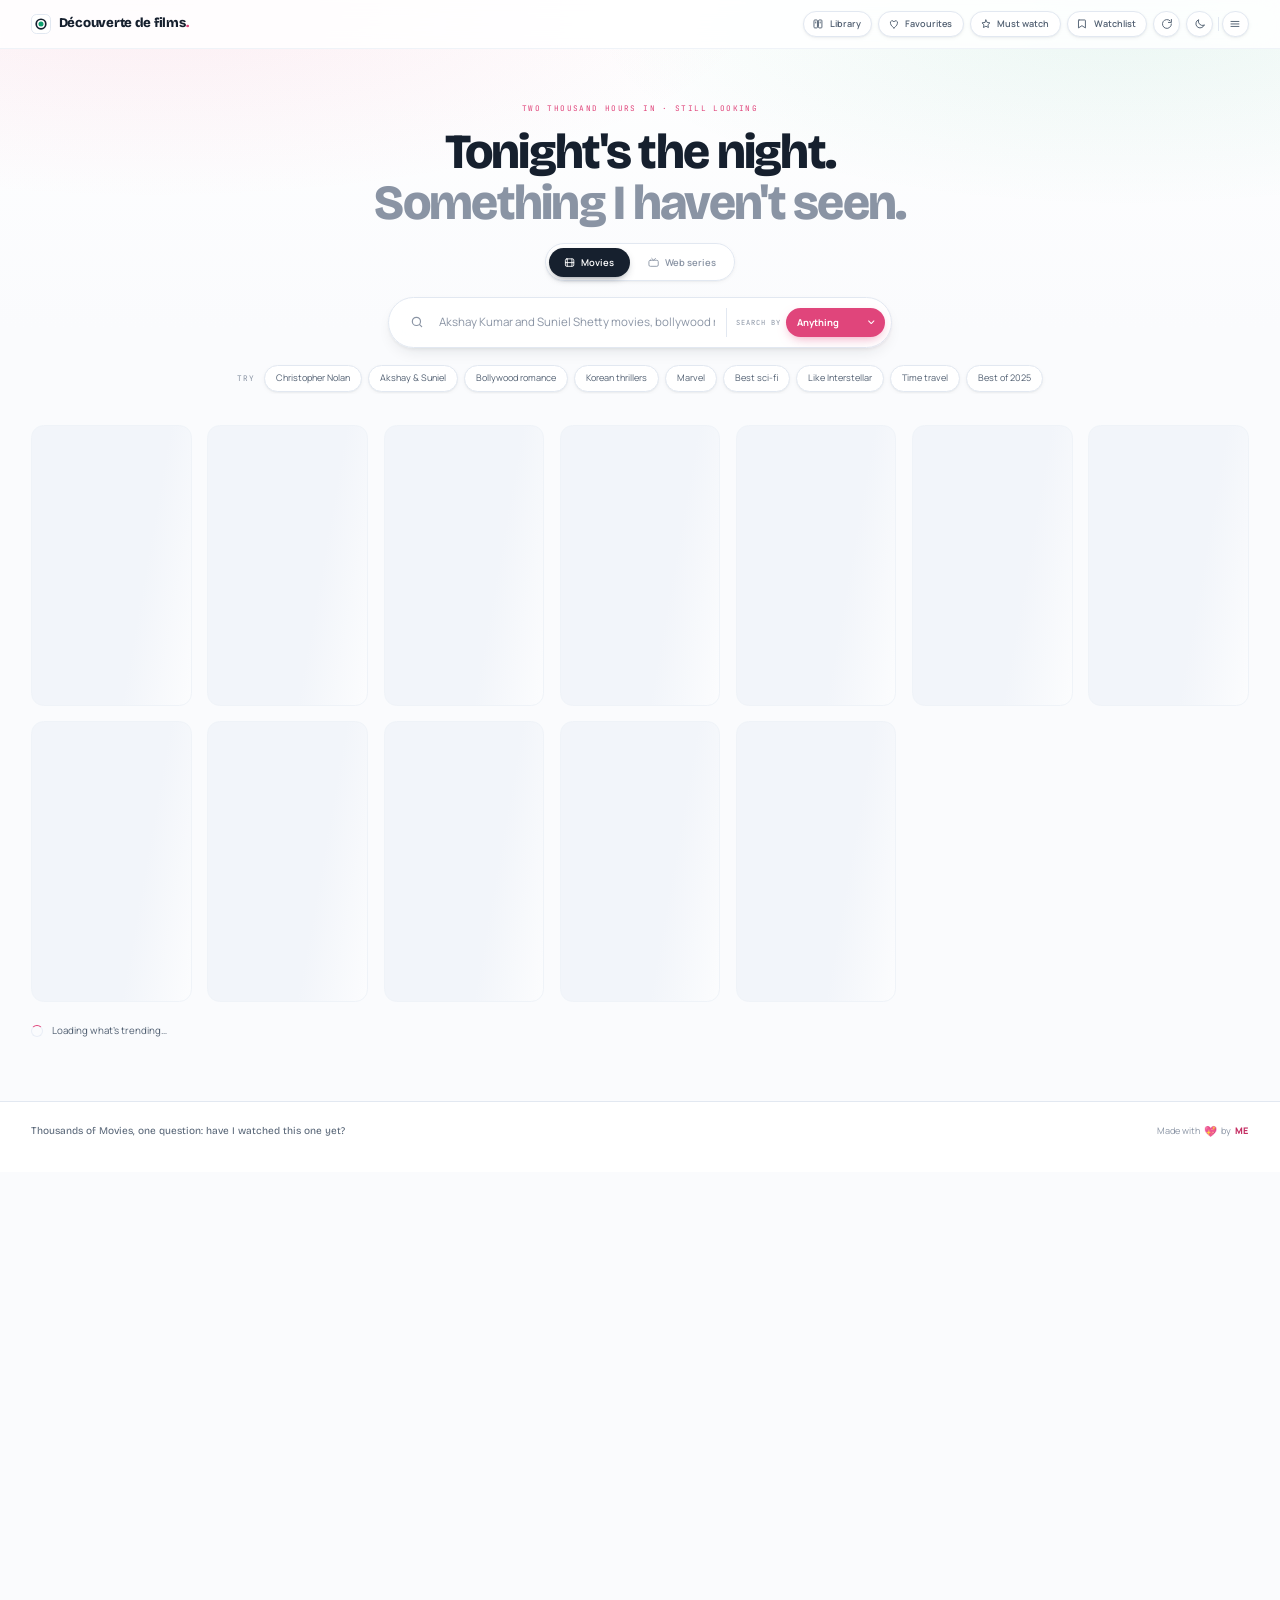
<file: Movie-Discovery/index.html>
<!DOCTYPE html>
<html lang="en">
<head>
  <meta charset="UTF-8">
  <!-- viewport-fit=cover lets env(safe-area-inset-*) report real values, so the header and drawer stay clear of a notch. -->
  <meta name="viewport" content="width=device-width, initial-scale=1, viewport-fit=cover">
  <title>SidCinema</title>
  <meta name="description" content="Search movies and web series, and instantly see which ones I have already watched.">
  <meta name="theme-color" content="#fafbfd" id="themeColor">

  <script>
    // Runs before the stylesheet paints, so a dark session never flashes white.
    (function () {
      var saved = null;
      try { saved = localStorage.getItem("sidcinema-theme"); } catch (e) {}
      var dark = saved ? saved === "dark" : window.matchMedia("(prefers-color-scheme: dark)").matches;
      document.documentElement.dataset.theme = dark ? "dark" : "light";
      document.documentElement.dataset.bsTheme = dark ? "dark" : "light";
    })();
  </script>

  <link rel="icon" type="image/png" href="https://e1.pngegg.com/pngimages/974/699/png-clipart-movies-and-popcorn-folder-icon-movies-thumbnail.png">

  <link rel="preconnect" href="https://fonts.googleapis.com">
  <link rel="preconnect" href="https://fonts.gstatic.com" crossorigin>
  <link rel="preconnect" href="https://api.themoviedb.org">
  <link rel="preconnect" href="https://image.tmdb.org">

  <link href="https://cdn.jsdelivr.net/npm/bootstrap@5.3.3/dist/css/bootstrap.min.css" rel="stylesheet">
  <link href="https://fonts.googleapis.com/css2?family=Bricolage+Grotesque:opsz,wght@12..96,600;12..96,800&family=JetBrains+Mono:wght@400;500;700&family=Manrope:wght@400;500;600;700&display=swap" rel="stylesheet">
  <link rel="stylesheet" href="css/style.css">

  <link rel="modulepreload" href="js/pages/search.js">
  <link rel="modulepreload" href="js/config.js">
</head>

<body>
  <div class="wash" aria-hidden="true"></div>

  <header class="topbar">
    <div class="wrap topbar__inner">
      <a class="wordmark" href="index.html"
         title="D&eacute;couverte de films &mdash; French for &ldquo;Movie Discovery&rdquo;">
        <img class="wordmark__mark" src="assets/images/favicon.svg" alt="" aria-hidden="true" width="28" height="28">
        <span class="wordmark__text"><span class="wordmark__long">D&eacute;couverte de films</span><span class="wordmark__brief">D&eacute;couverte</span><span class="wordmark__dot">.</span></span>
        <span class="wordmark__gloss" aria-hidden="true">French for "Movie Discovery"</span>
      </a>

      <!-- Built by js/ui/nav.js from one list, so adding a destination is a change in a single file. -->
      <div class="topbar__tools" id="navTools"></div>
    </div>
  </header>

  <section class="hero">
    <div class="wrap hero__inner">
      <p class="hero__eyebrow">Two thousand hours in &middot; still looking</p>
      <h1 class="hero__title">Tonight's the night.<br><em>Something I haven't seen.</em></h1>

      <div class="modeswitch" role="group" aria-label="Choose what to search">
        <button type="button" class="modeswitch__btn is-active" data-media="movie">
          <svg viewBox="0 0 24 24" aria-hidden="true">
            <rect x="3" y="4" width="18" height="16" rx="3"/><path d="M7 4v16M17 4v16M3 12h18"/>
          </svg>
          Movies
        </button>
        <button type="button" class="modeswitch__btn" data-media="tv">
          <svg viewBox="0 0 24 24" aria-hidden="true">
            <rect x="2" y="7" width="20" height="13" rx="3"/><path d="m8 3 4 4 4-4"/>
          </svg>
          Web series
        </button>
      </div>

      <!-- One bar, one row. The dropdown says what the phrase IS, which is the other half of choosing a TMDB endpoint; options come from js/search/scope.js. -->
      <form class="searchbox" id="searchForm" autocomplete="off" role="search">
        <label class="visually-hidden" for="searchInput">Search</label>

        <button class="searchbox__go" type="submit" aria-label="Search">
          <svg viewBox="0 0 24 24" aria-hidden="true"><circle cx="11" cy="11" r="7"/><path d="m20 20-3.5-3.5"/></svg>
        </button>

        <input class="searchbox__input" id="searchInput" type="search"
               placeholder="Akshay Kumar movies, bollywood romantic movies&hellip;"
               maxlength="160" aria-describedby="searchHint"
               role="combobox" aria-expanded="false" aria-controls="peopleList"
               aria-autocomplete="list" autocapitalize="off" spellcheck="false">

        <button class="searchbox__clear" id="searchClear" type="button" hidden aria-label="Clear search">
          <svg viewBox="0 0 24 24" aria-hidden="true"><path d="M18 6 6 18M6 6l12 12"/></svg>
        </button>

        <div class="scopepick">
          <label class="scopepick__label" for="scopeSelect">Search by</label>
          <select class="scopepick__select" id="scopeSelect"></select>
          <svg class="scopepick__caret" viewBox="0 0 24 24" aria-hidden="true"><path d="m6 9 6 6 6-6"/></svg>
        </div>

        <!-- Name suggestions from my own people sheet, shown only under the Person scope - the only local list the app holds. -->
        <div class="acbox" id="peopleBox" hidden>
          <ul class="acbox__list" id="peopleList" role="listbox" aria-label="Matching people"></ul>
        </div>
      </form>

      <div class="suggestions" aria-label="Example searches">
        <div class="suggestions__row" id="suggestions">
          <span class="suggestions__label" id="searchHint">Try</span>
        </div>
      </div>
    </div>
  </section>

  <main class="wrap results" id="results">
    <div class="toolbar" id="toolbar" hidden>
      <div class="toolbar__head">
        <div>
          <!-- Above the headline on purpose: an explanation printed under the thing it explains has already been read too late. -->
          <p class="toolbar__fixed" id="resultsCorrected" hidden></p>
          <h2 class="toolbar__title" id="resultsHeadline">Trending this week</h2>
        </div>

        <div class="coverage" id="coverage" hidden>
          <div class="coverage__numbers">
            <span class="coverage__seen" id="coverageSeen">0</span>
            <span class="coverage__of">of</span>
            <span class="coverage__total" id="coverageTotal">0</span>
            <span class="coverage__word">seen</span>
          </div>
          <div class="coverage__track" role="img" aria-label="Share of these results I have watched">
            <div class="coverage__fill" id="coverageFill" style="width:0%"></div>
          </div>
        </div>
      </div>

      <div class="activefilters" id="activeFilters" hidden></div>

      <div class="toolbar__controls">
        <div class="segmented" role="group" aria-label="Filter by watch status">
          <button type="button" class="segmented__btn is-active" data-filter="all">All</button>
          <button type="button" class="segmented__btn" data-filter="watched">Watched</button>
          <button type="button" class="segmented__btn" data-filter="unwatched">Unwatched</button>
        </div>

        <label class="sortfield">
          <span>Sort</span>
          <select id="sortSelect" aria-label="Sort results">
            <option value="relevance">Relevance</option>
            <option value="rating">Rating</option>
            <option value="newest">Newest</option>
            <option value="oldest">Oldest</option>
            <option value="alpha">A &ndash; Z</option>
          </select>
        </label>
      </div>
    </div>

    <div class="grid" id="skeletonGrid" hidden aria-hidden="true">
      <div class="skeleton"></div><div class="skeleton"></div><div class="skeleton"></div>
      <div class="skeleton"></div><div class="skeleton"></div><div class="skeleton"></div>
      <div class="skeleton"></div><div class="skeleton"></div><div class="skeleton"></div>
      <div class="skeleton"></div><div class="skeleton"></div><div class="skeleton"></div>
    </div>

    <div class="loading-line" id="loadingLine" hidden>
      <span class="spinner" aria-hidden="true"></span>
      <span id="loadingText">Reading the search&hellip;</span>
    </div>

    <div class="sections" id="resultSections" aria-live="polite"></div>

    <div class="loadmore" id="loadMoreRow" hidden>
      <button type="button" class="btn-ghost" id="loadMoreBtn">Load more</button>
    </div>

    <div class="state" id="stateBox" hidden>
      <div class="state__icon" id="stateIcon" aria-hidden="true"></div>
      <h3 class="state__title" id="stateTitle"></h3>
      <p class="state__text" id="stateText"></p>
      <button class="btn-ghost" id="stateAction" type="button" hidden></button>
    </div>
  </main>

  <footer class="footer">
    <div class="wrap footer__inner">
      <p class="footer__line">Thousands of Movies, one question: have I watched this one yet?</p>
      <p class="footer__made">Made with <span class="footer__heart">&#128150;</span> by <button type="button" class="footer__me" data-portrait-open aria-haspopup="dialog">ME</button></p>
    </div>
  </footer>

  <div class="scrim" id="scrim" hidden></div>

  <aside class="panel" id="filterPanel" hidden aria-label="Browse the catalogue">
    <div class="panel__head">
      <div>
        <p class="panel__eyebrow">Browse</p>
        <h2 class="panel__title">The whole catalogue</h2>
      </div>
      <button type="button" class="panel__close" id="panelClose" aria-label="Close">
        <svg viewBox="0 0 24 24" aria-hidden="true"><path d="M18 6 6 18M6 6l12 12"/></svg>
      </button>
    </div>

    <p class="panel__hint">Every title on TMDB, narrowed by what you pick. Nothing to type.</p>

    <div class="panel__body" id="panelFields"></div>

    <div class="panel__foot">
      <button type="button" class="panel__clear" id="panelClear" hidden>Clear all</button>
      <button type="button" class="panel__apply" id="panelApply">Show results</button>
    </div>
  </aside>

  <div class="modal fade" id="detailModal" tabindex="-1" aria-labelledby="modalTitle" aria-hidden="true">
    <div class="modal-dialog modal-dialog-centered modal-xl modal-dialog-scrollable">
      <div class="modal-content detail">
        <button type="button" class="detail__close" data-bs-dismiss="modal" aria-label="Close">
          <svg viewBox="0 0 24 24" aria-hidden="true"><path d="M18 6 6 18M6 6l12 12"/></svg>
        </button>
        <div class="detail__body" id="detailBody"></div>
      </div>
    </div>
  </div>

  <script src="https://cdn.jsdelivr.net/npm/bootstrap@5.3.3/dist/js/bootstrap.bundle.min.js" defer></script>
  <script type="module">
    import { start } from "./js/pages/search.js";
    import { wirePortrait } from "./js/ui/portrait.js";
    start();
    wirePortrait();
  </script>
</body>
</html>
</file>
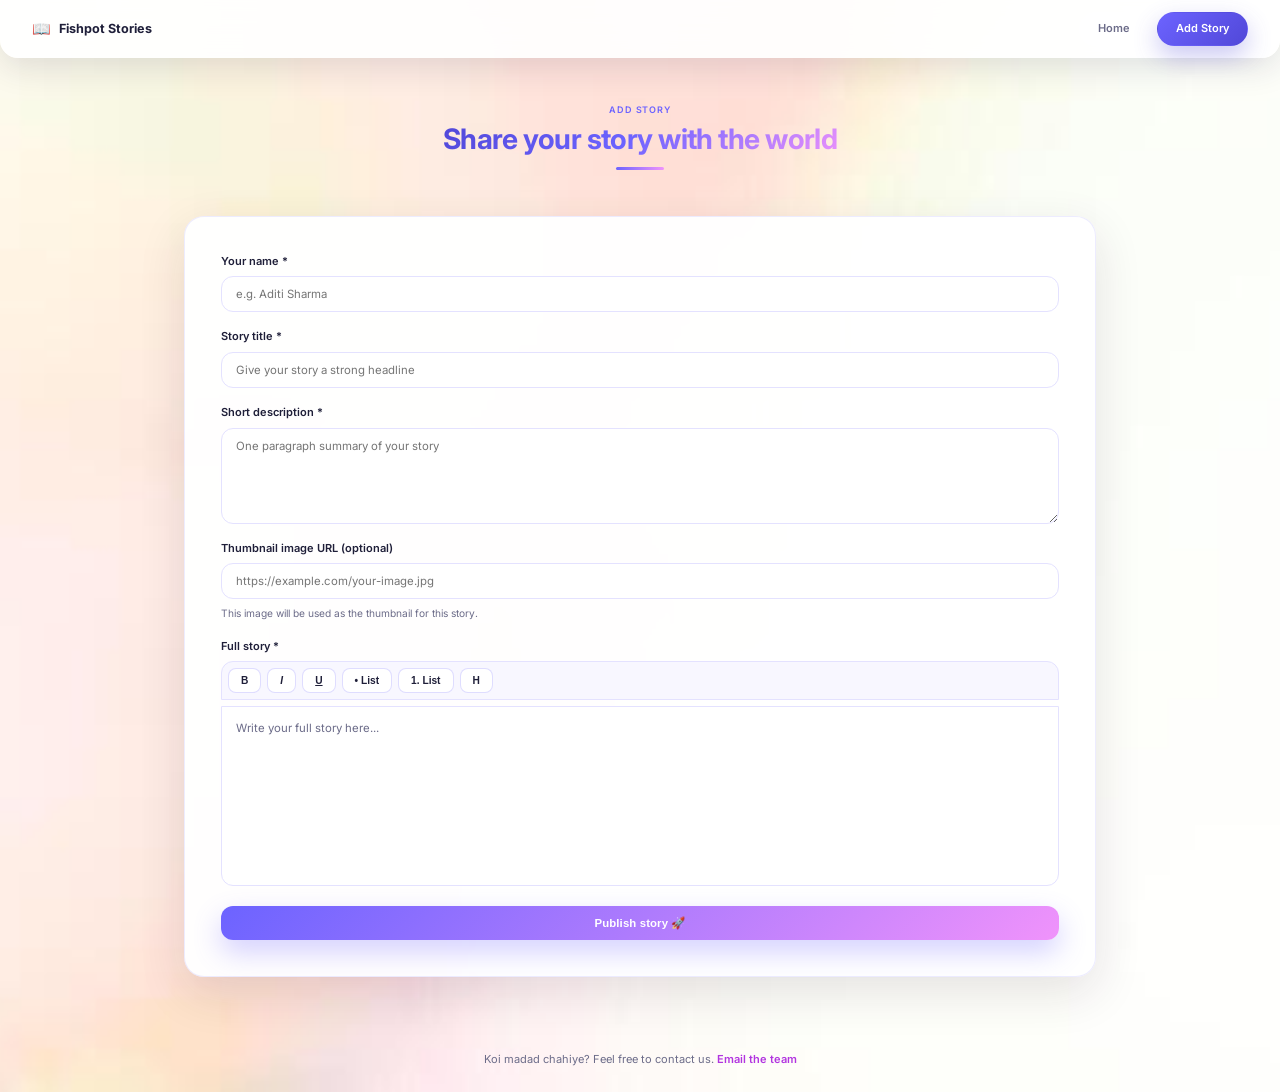
<file: Fishpot-Stories/add-story.html>
<!DOCTYPE html>
<html lang="en">

<head>
    <meta charset="UTF-8">
    <meta name="viewport" content="width=device-width, initial-scale=1.0">
    <title>Share Your Story • Fishpot Stories</title>
    <link rel="preconnect" href="https://fonts.googleapis.com">
    <link rel="preconnect" href="https://fonts.gstatic.com" crossorigin>
    <link href="https://fonts.googleapis.com/css2?family=Inter:wght@400;500;600;700&display=swap" rel="stylesheet">
    <link rel="stylesheet" href="css/base.css">
    <link rel="stylesheet" href="css/add_story.css">
</head>

<body class="add-page">
    <header class="site-header">
        <a href="index.html" class="brand">
            <span class="brand-icon">📖</span>
            Fishpot Stories
        </a>
        <nav class="site-nav">
            <a href="index.html">Home</a>
            <a href="add-story.html" class="active">Add Story</a>
        </nav>
    </header>

    <main class="add-wrapper">
        <header class="add-page-header">
            <p class="kicker">Add Story</p>
            <h1>Share your story with the world</h1>
        </header>
        <section class="form-card">
            <h2 class="sr-only">Story details</h2>
            <form id="add-story-form">
                <label>
                    Your name *
                    <input type="text" id="author_name" name="author_name" placeholder="e.g. Aditi Sharma" required>
                </label>
                <label>
                    Story title *
                    <input type="text" id="title" name="title" placeholder="Give your story a strong headline"
                        required>
                </label>
                <label>
                    Short description *
                    <textarea id="description" name="description" rows="3"
                        placeholder="One paragraph summary of your story" required></textarea>
                </label>
                <label>
                    Thumbnail image URL (optional)
                    <input type="url" id="thumbnail_url" name="thumbnail_url"
                        placeholder="https://example.com/your-image.jpg">
                    <span class="field-hint">This image will be used as the thumbnail for this story.</span>
                </label>
                <div class="editor-field">
                    <span class="editor-label">Full story *</span>
                    <div id="editor-toolbar" class="editor-toolbar" role="toolbar" aria-label="Formatting">
                        <button type="button" data-command="bold" title="Bold"><b>B</b></button>
                        <button type="button" data-command="italic" title="Italic"><i>I</i></button>
                        <button type="button" data-command="underline" title="Underline"><u>U</u></button>
                        <button type="button" data-command="insertUnorderedList" title="Bullet list">• List</button>
                        <button type="button" data-command="insertOrderedList" title="Numbered list">1. List</button>
                        <button type="button" data-command="formatBlock" data-value="h2" title="Heading">H</button>
                    </div>
                    <div id="full-story-editor" class="rich-editor" contenteditable="true"
                        data-placeholder="Write your full story here..." role="textbox" aria-multiline="true"
                        aria-label="Full story"></div>
                </div>
                <button type="submit" class="btn primary full-width">Publish story 🚀</button>
                <div id="add-message"></div>
            </form>
        </section>
    </main>

    <footer class="site-footer">
        <p>
            Koi madad chahiye? Feel free to contact us.
            <a href="#" id="contact-link" data-video="assets/chal_bhosdike.mp4">
                Email the team
            </a>
        </p>
    </footer>

    <div id="contact-popup" class="contact-popup" aria-hidden="true">
        <div class="contact-popup__backdrop"></div>
        <div class="contact-popup__dialog">
            <button type="button" id="contact-popup-close" class="contact-popup__close">&times;</button>
            <video id="contact-popup-video" class="contact-popup__video" playsinline controls preload="none"></video>
        </div>
    </div>

    <script src="js/config.js"></script>
    <script src="js/sheets.js"></script>
    <script src="js/base.js"></script>
    <script defer src="js/add_story.js"></script>
</body>

</html>
</file>
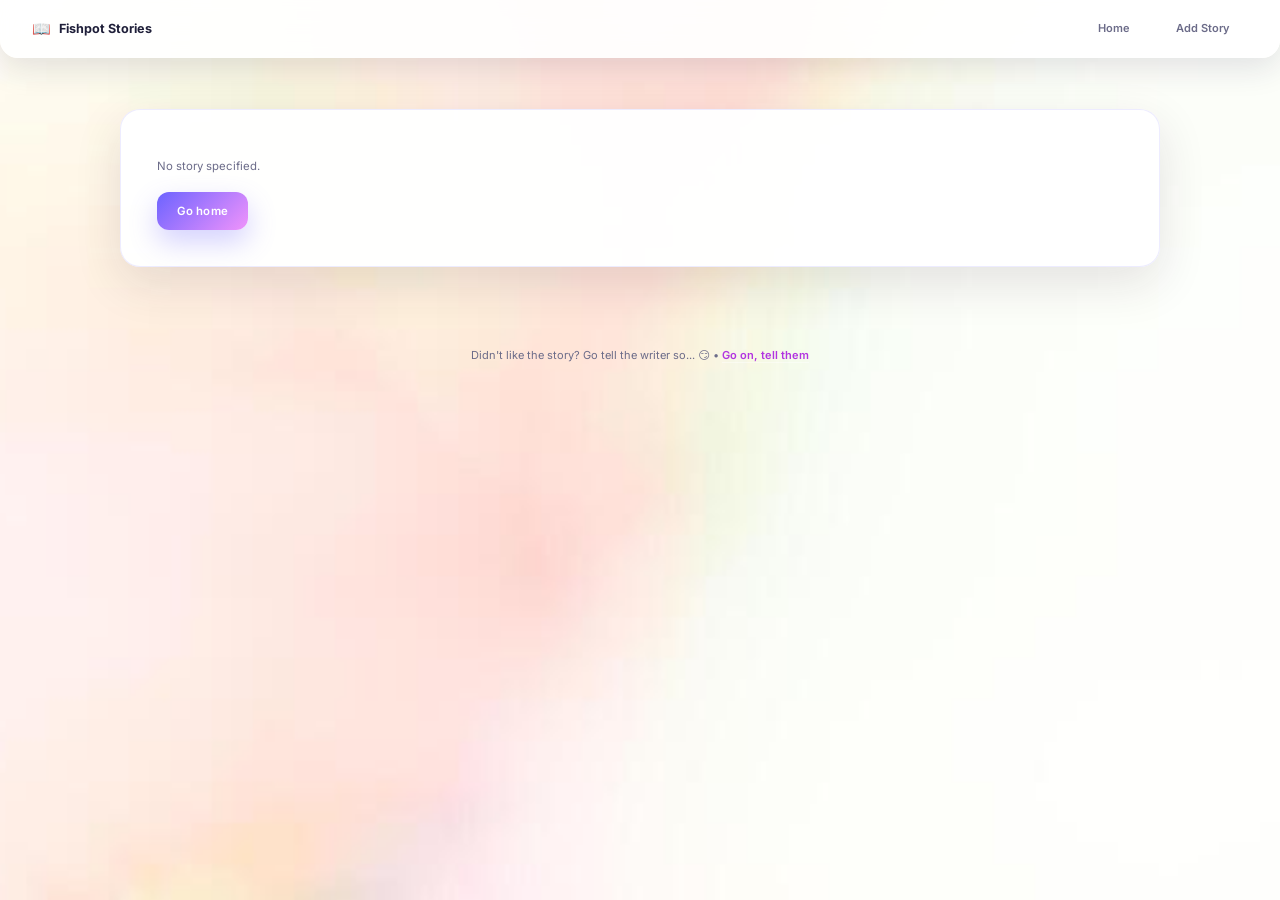
<file: Fishpot-Stories/story.html>
<!DOCTYPE html>
<html lang="en">

<head>
    <meta charset="UTF-8">
    <meta name="viewport" content="width=device-width, initial-scale=1.0">
    <title>Story • Fishpot Stories</title>
    <link rel="preconnect" href="https://fonts.googleapis.com">
    <link rel="preconnect" href="https://fonts.gstatic.com" crossorigin>
    <link href="https://fonts.googleapis.com/css2?family=Inter:wght@400;500;600;700&display=swap" rel="stylesheet">
    <link rel="stylesheet" href="css/base.css">
    <link rel="stylesheet" href="css/story.css">
</head>

<body class="story-page">
    <header class="site-header">
        <a href="index.html" class="brand">
            <span class="brand-icon">📖</span>
            Fishpot Stories
        </a>
        <nav class="site-nav">
            <a href="index.html">Home</a>
            <a href="add-story.html">Add Story</a>
        </nav>
    </header>

    <main class="story-main">
        <article id="story-detail" class="story-detail">
            <div class="loading-panel">
                <div class="spinner"></div>
                <p>Loading story...</p>
            </div>
        </article>
    </main>

    <footer class="site-footer">
        <p>
            Didn't like the story? Go tell the writer so... 😏 •
            <a href="#" id="contact-link" data-video="assets/chal_hatt.mp4">
                Go on, tell them
            </a>
        </p>
    </footer>

    <div id="contact-popup" class="contact-popup" aria-hidden="true">
        <div class="contact-popup__backdrop"></div>
        <div class="contact-popup__dialog" role="dialog" aria-modal="true">
            <button type="button" id="contact-popup-close" class="contact-popup__close"
                aria-label="Close popup">&times;</button>
            <video id="contact-popup-video" class="contact-popup__video" playsinline controls preload="none"></video>
        </div>
    </div>

    <script src="js/config.js"></script>
    <script src="js/sheets.js"></script>
    <script src="js/base.js"></script>
    <script defer src="js/story.js"></script>
</body>

</html>
</file>
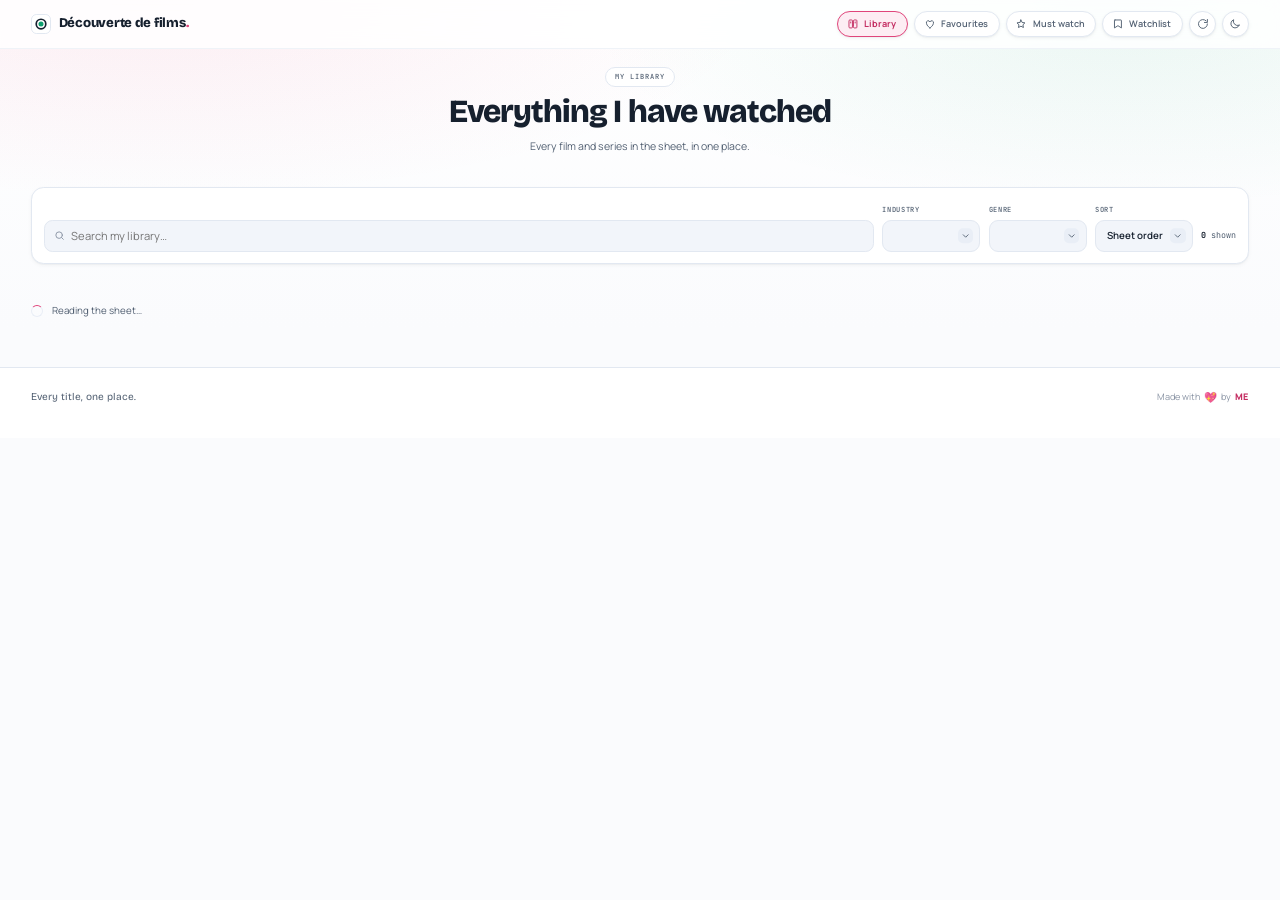
<file: Movie-Discovery/watched.html>
<!DOCTYPE html>
<html lang="en">
<head>
  <meta charset="UTF-8">
  <meta name="viewport" content="width=device-width, initial-scale=1, viewport-fit=cover">
  <title>My library &middot; SidCinema</title>
  <meta name="description" content="Everything I have watched, with Favourites and Must watch.">
  <meta name="theme-color" content="#fafbfd" id="themeColor">

  <script>
    (function () {
      var saved = null;
      try { saved = localStorage.getItem("sidcinema-theme"); } catch (e) {}
      var dark = saved ? saved === "dark" : window.matchMedia("(prefers-color-scheme: dark)").matches;
      document.documentElement.dataset.theme = dark ? "dark" : "light";
      document.documentElement.dataset.bsTheme = dark ? "dark" : "light";
    })();
  </script>

  <link rel="icon" type="image/png" href="https://e1.pngegg.com/pngimages/974/699/png-clipart-movies-and-popcorn-folder-icon-movies-thumbnail.png">

  <link rel="preconnect" href="https://fonts.googleapis.com">
  <link rel="preconnect" href="https://fonts.gstatic.com" crossorigin>
  <link rel="preconnect" href="https://image.tmdb.org">

  <link href="https://cdn.jsdelivr.net/npm/bootstrap@5.3.3/dist/css/bootstrap.min.css" rel="stylesheet">
  <link href="https://fonts.googleapis.com/css2?family=Bricolage+Grotesque:opsz,wght@12..96,600;12..96,800&family=JetBrains+Mono:wght@400;500;700&family=Manrope:wght@400;500;600;700&display=swap" rel="stylesheet">
  <link rel="stylesheet" href="css/style.css">
</head>

<body class="page-collection">
  <div class="wash" aria-hidden="true"></div>

  <header class="topbar">
    <div class="wrap topbar__inner">
      <a class="wordmark" href="index.html"
         title="D&eacute;couverte de films &mdash; French for &ldquo;Movie Discovery&rdquo;">
        <img class="wordmark__mark" src="assets/images/favicon.svg" alt="" aria-hidden="true" width="28" height="28">
        <span class="wordmark__text"><span class="wordmark__long">D&eacute;couverte de films</span><span class="wordmark__brief">D&eacute;couverte</span><span class="wordmark__dot">.</span></span>
        <span class="wordmark__gloss" aria-hidden="true">French for "Movie Discovery"</span>
      </a>

      <!-- Built by js/ui/nav.js from one list, so adding a destination is a change in a single file. -->
      <div class="topbar__tools" id="navTools"></div>
    </div>
  </header>

  <main class="wrap coll">
    <div class="coll__head">
      <p class="coll__eyebrow" id="collEyebrow">My library</p>
      <h1 class="coll__title" id="collTitle">Everything I have watched</h1>
      <p class="coll__lead" id="collLead"></p>

      <div class="stats" id="collStats"></div>
      <div class="split" id="collSplit" hidden></div>
    </div>

    <div class="collbar">
      <div class="collbar__search">
        <svg viewBox="0 0 24 24" aria-hidden="true"><circle cx="11" cy="11" r="7"/><path d="m20 20-3.5-3.5"/></svg>
        <label class="visually-hidden" for="collSearch">Search my library</label>
        <input id="collSearch" type="search" placeholder="Search my library&hellip;" autocomplete="off">
        <button type="button" id="collClear" hidden aria-label="Clear">
          <svg viewBox="0 0 24 24" aria-hidden="true"><path d="M18 6 6 18M6 6l12 12"/></svg>
        </button>
      </div>

      <label class="facets facets--inline">
        <span class="facets__label">Industry</span>
        <span class="facets__wrap">
          <select class="facets__select" id="collCategory"></select>
          <svg class="facets__caret" viewBox="0 0 24 24" aria-hidden="true"><path d="m6 9 6 6 6-6"/></svg>
        </span>
      </label>

      <label class="facets facets--inline">
        <span class="facets__label">Genre</span>
        <span class="facets__wrap">
          <select class="facets__select" id="collGenre"></select>
          <svg class="facets__caret" viewBox="0 0 24 24" aria-hidden="true"><path d="m6 9 6 6 6-6"/></svg>
        </span>
      </label>

      <label class="facets facets--inline">
        <span class="facets__label">Sort</span>
        <span class="facets__wrap">
          <select class="facets__select" id="collSort">
            <option value="recent">Sheet order</option>
            <option value="alpha">A &ndash; Z</option>
            <option value="year">Newest first</option>
            <option value="oldest">Oldest first</option>
          </select>
          <svg class="facets__caret" viewBox="0 0 24 24" aria-hidden="true"><path d="m6 9 6 6 6-6"/></svg>
        </span>
      </label>

      <p class="collbar__count"><span id="collCount">0</span> shown</p>
    </div>

    <div class="loading-line" id="collLoading" hidden>
      <span class="spinner" aria-hidden="true"></span>
      <span>Reading the sheet&hellip;</span>
    </div>

    <div id="collGrid"></div>

    <div class="loadmore" id="collMore" hidden>
      <button type="button" class="btn-ghost" id="collMoreBtn">Show more</button>
    </div>

    <div class="state" id="collState" hidden>
      <h3 class="state__title" id="collStateTitle"></h3>
      <p class="state__text" id="collStateText"></p>
    </div>
  </main>

  <footer class="footer">
    <div class="wrap footer__inner">
      <p class="footer__line">Every title, one place.</p>
      <p class="footer__made">Made with <span class="footer__heart">&#128150;</span> by <button type="button" class="footer__me" data-portrait-open aria-haspopup="dialog">ME</button></p>
    </div>
  </footer>

  <div class="modal fade" id="detailModal" tabindex="-1" aria-labelledby="modalTitle" aria-hidden="true">
    <div class="modal-dialog modal-dialog-centered modal-xl modal-dialog-scrollable">
      <div class="modal-content detail">
        <button type="button" class="detail__close" data-bs-dismiss="modal" aria-label="Close">
          <svg viewBox="0 0 24 24" aria-hidden="true"><path d="M18 6 6 18M6 6l12 12"/></svg>
        </button>
        <div class="detail__body" id="detailBody"></div>
      </div>
    </div>
  </div>

  <script>
    window.PAGE_CONFIG = {
      // Favourites and Must Watch live on this page. The watchlist has no such
      // flags, so it gets no control.
      views: true,
      eyebrow: "My library",
      title: "Everything I have watched",
      emptyTitle: "Nothing in the library yet",
      emptyText: "Search for something and mark it watched.",
      noMatch: "No titles in my library fit this combination. Try clearing a filter.",
      loadError: "Could not load my library"
    };
  </script>
  <script src="https://cdn.jsdelivr.net/npm/bootstrap@5.3.3/dist/js/bootstrap.bundle.min.js" defer></script>
  <script type="module">
    import { start } from "./js/pages/collection.js";
    import { wirePortrait } from "./js/ui/portrait.js";
    start();
    wirePortrait();
  </script>
</body>
</html>
</file>
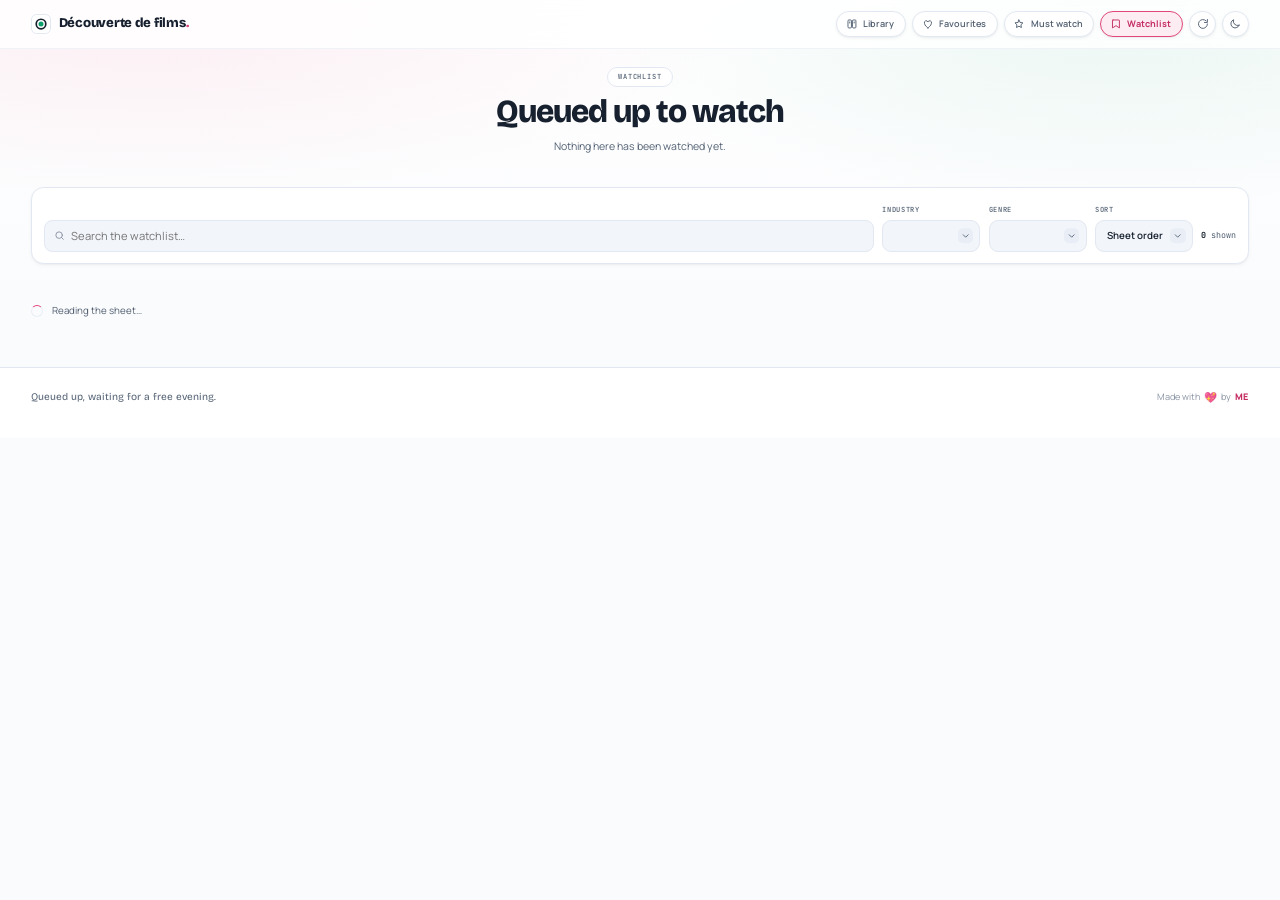
<file: Movie-Discovery/watchlist.html>
<!DOCTYPE html>
<html lang="en">
<head>
  <meta charset="UTF-8">
  <meta name="viewport" content="width=device-width, initial-scale=1, viewport-fit=cover">
  <title>Watchlist &middot; SidCinema</title>
  <meta name="description" content="Everything queued up to watch.">
  <meta name="theme-color" content="#fafbfd" id="themeColor">

  <script>
    (function () {
      var saved = null;
      try { saved = localStorage.getItem("sidcinema-theme"); } catch (e) {}
      var dark = saved ? saved === "dark" : window.matchMedia("(prefers-color-scheme: dark)").matches;
      document.documentElement.dataset.theme = dark ? "dark" : "light";
      document.documentElement.dataset.bsTheme = dark ? "dark" : "light";
    })();
  </script>

  <link rel="icon" type="image/png" href="https://e1.pngegg.com/pngimages/974/699/png-clipart-movies-and-popcorn-folder-icon-movies-thumbnail.png">

  <link rel="preconnect" href="https://fonts.googleapis.com">
  <link rel="preconnect" href="https://fonts.gstatic.com" crossorigin>
  <link rel="preconnect" href="https://image.tmdb.org">

  <link href="https://cdn.jsdelivr.net/npm/bootstrap@5.3.3/dist/css/bootstrap.min.css" rel="stylesheet">
  <link href="https://fonts.googleapis.com/css2?family=Bricolage+Grotesque:opsz,wght@12..96,600;12..96,800&family=JetBrains+Mono:wght@400;500;700&family=Manrope:wght@400;500;600;700&display=swap" rel="stylesheet">
  <link rel="stylesheet" href="css/style.css">
</head>

<body class="page-collection">
  <div class="wash" aria-hidden="true"></div>

  <header class="topbar">
    <div class="wrap topbar__inner">
      <a class="wordmark" href="index.html"
         title="D&eacute;couverte de films &mdash; French for &ldquo;Movie Discovery&rdquo;">
        <img class="wordmark__mark" src="assets/images/favicon.svg" alt="" aria-hidden="true" width="28" height="28">
        <span class="wordmark__text"><span class="wordmark__long">D&eacute;couverte de films</span><span class="wordmark__brief">D&eacute;couverte</span><span class="wordmark__dot">.</span></span>
        <span class="wordmark__gloss" aria-hidden="true">French for "Movie Discovery"</span>
      </a>

      <!-- Built by js/ui/nav.js from one list, so adding a destination is a change in a single file. -->
      <div class="topbar__tools" id="navTools"></div>
    </div>
  </header>

  <main class="wrap coll">
    <div class="coll__head">
      <p class="coll__eyebrow" id="collEyebrow">Watchlist</p>
      <h1 class="coll__title" id="collTitle">Queued up to watch</h1>
      <p class="coll__lead" id="collLead"></p>

      <div class="stats" id="collStats"></div>
      <div class="split" id="collSplit" hidden></div>
    </div>

    <div class="collbar">
      <div class="collbar__search">
        <svg viewBox="0 0 24 24" aria-hidden="true"><circle cx="11" cy="11" r="7"/><path d="m20 20-3.5-3.5"/></svg>
        <label class="visually-hidden" for="collSearch">Search my library</label>
        <input id="collSearch" type="search" placeholder="Search the watchlist&hellip;" autocomplete="off">
        <button type="button" id="collClear" hidden aria-label="Clear">
          <svg viewBox="0 0 24 24" aria-hidden="true"><path d="M18 6 6 18M6 6l12 12"/></svg>
        </button>
      </div>

      <label class="facets facets--inline">
        <span class="facets__label">Industry</span>
        <span class="facets__wrap">
          <select class="facets__select" id="collCategory"></select>
          <svg class="facets__caret" viewBox="0 0 24 24" aria-hidden="true"><path d="m6 9 6 6 6-6"/></svg>
        </span>
      </label>

      <label class="facets facets--inline">
        <span class="facets__label">Genre</span>
        <span class="facets__wrap">
          <select class="facets__select" id="collGenre"></select>
          <svg class="facets__caret" viewBox="0 0 24 24" aria-hidden="true"><path d="m6 9 6 6 6-6"/></svg>
        </span>
      </label>

      <label class="facets facets--inline">
        <span class="facets__label">Sort</span>
        <span class="facets__wrap">
          <select class="facets__select" id="collSort">
            <option value="recent">Sheet order</option>
            <option value="alpha">A &ndash; Z</option>
            <option value="year">Newest first</option>
            <option value="oldest">Oldest first</option>
          </select>
          <svg class="facets__caret" viewBox="0 0 24 24" aria-hidden="true"><path d="m6 9 6 6 6-6"/></svg>
        </span>
      </label>

      <p class="collbar__count"><span id="collCount">0</span> shown</p>
    </div>

    <div class="loading-line" id="collLoading" hidden>
      <span class="spinner" aria-hidden="true"></span>
      <span>Reading the sheet&hellip;</span>
    </div>

    <div id="collGrid"></div>

    <div class="loadmore" id="collMore" hidden>
      <button type="button" class="btn-ghost" id="collMoreBtn">Show more</button>
    </div>

    <div class="state" id="collState" hidden>
      <h3 class="state__title" id="collStateTitle"></h3>
      <p class="state__text" id="collStateText"></p>
    </div>
  </main>

  <footer class="footer">
    <div class="wrap footer__inner">
      <p class="footer__line">Queued up, waiting for a free evening.</p>
      <p class="footer__made">Made with <span class="footer__heart">&#128150;</span> by <button type="button" class="footer__me" data-portrait-open aria-haspopup="dialog">ME</button></p>
    </div>
  </footer>

  <div class="modal fade" id="detailModal" tabindex="-1" aria-labelledby="modalTitle" aria-hidden="true">
    <div class="modal-dialog modal-dialog-centered modal-xl modal-dialog-scrollable">
      <div class="modal-content detail">
        <button type="button" class="detail__close" data-bs-dismiss="modal" aria-label="Close">
          <svg viewBox="0 0 24 24" aria-hidden="true"><path d="M18 6 6 18M6 6l12 12"/></svg>
        </button>
        <div class="detail__body" id="detailBody"></div>
      </div>
    </div>
  </div>

  <script>
    window.PAGE_CONFIG = {
      // No flags on a Watchlist row, so no views control here.
      views: false,
      eyebrow: "Watchlist",
      title: "Queued up to watch",
      lead: "Nothing here has been watched yet.",
      emptyTitle: "Nothing queued up",
      emptyText: "Search for something and add it to the watchlist.",
      noMatch: "Nothing on the watchlist fits this combination. Try clearing a filter.",
      loadError: "Could not load the watchlist"
    };
  </script>
  <script src="https://cdn.jsdelivr.net/npm/bootstrap@5.3.3/dist/js/bootstrap.bundle.min.js" defer></script>
  <script type="module">
    import { start } from "./js/pages/collection.js";
    import { wirePortrait } from "./js/ui/portrait.js";
    start();
    wirePortrait();
  </script>
</body>
</html>
</file>
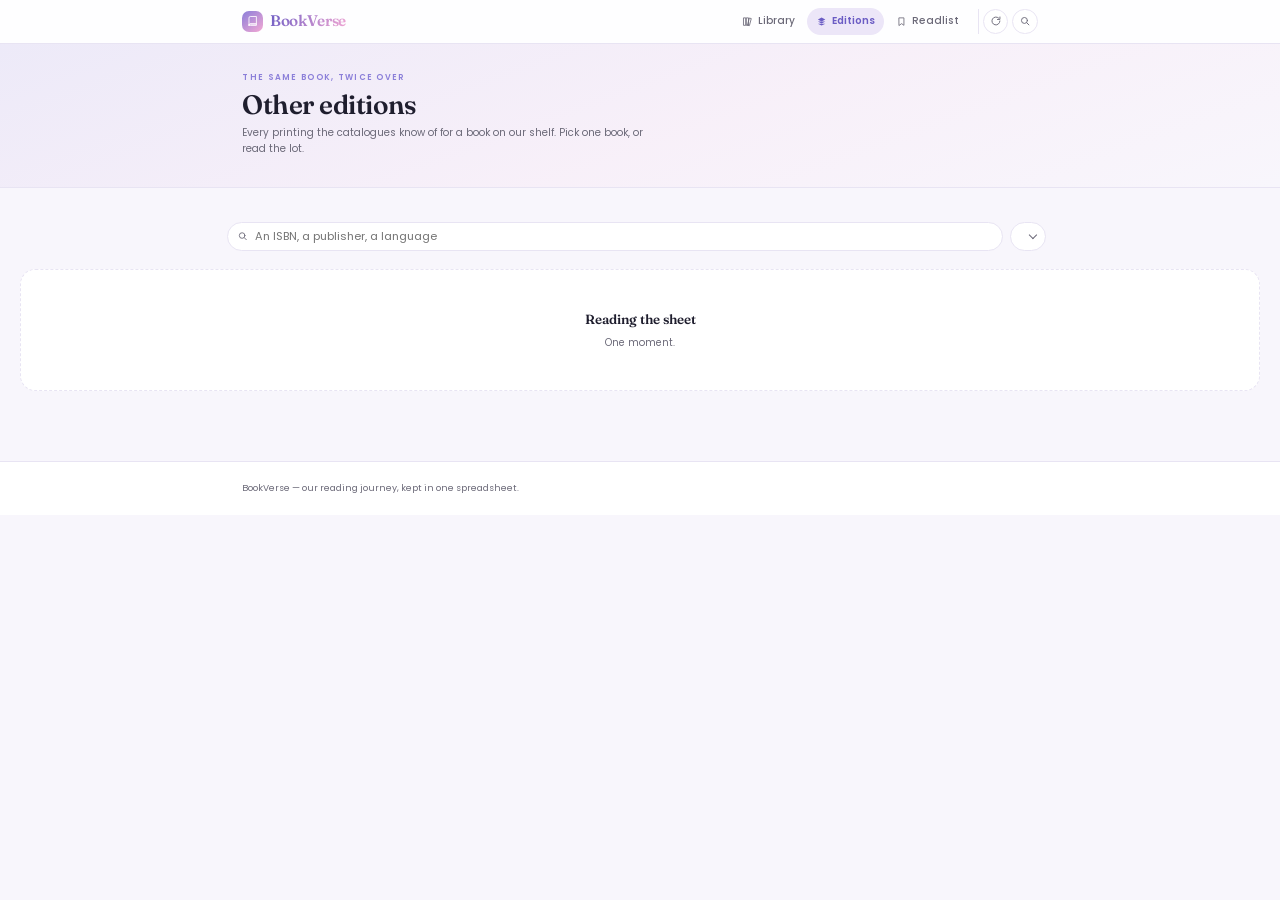
<file: Siblings-Book-Verse/editions.html>
<!DOCTYPE html>
<html lang="en">
<head>
<meta charset="UTF-8">
<meta name="viewport" content="width=device-width, initial-scale=1">
<title>Other editions — BookVerse</title>
<meta name="description" content="Every printing we know of for the books we have read.">
<link rel="icon" href="assets/images/favicon.svg" type="image/svg+xml">
<link rel="apple-touch-icon" href="assets/images/apple-touch-icon.png">
<link rel="preconnect" href="https://fonts.googleapis.com">
<link rel="preconnect" href="https://fonts.gstatic.com" crossorigin>
<link rel="preconnect" href="https://covers.openlibrary.org">
<link href="https://fonts.googleapis.com/css2?family=Fraunces:ital,opsz,wght@0,9..144,400..700;1,9..144,400..600&family=Poppins:wght@300;400;500;600;700&display=swap" rel="stylesheet">
<link rel="stylesheet" href="css/style.css">
<link rel="modulepreload" href="js/pages/editions.js">
</head>
<body class="page-collection">

<header class="topbar" data-nav></header>

<section class="collhead">
  <div class="shell">
    <p class="collhead__eyebrow">The same book, twice over</p>
    <h1 class="collhead__title">Other editions</h1>
    <p class="collhead__lead">Every printing the catalogues know of for a book on our shelf. Pick one book, or read the lot.</p>
    <div class="tiles" data-tiles></div>
  </div>
</section>

<main class="stage">
  <div class="wide">
    <div class="collbar">
      <label class="collbar__search">
        <svg viewBox="0 0 24 24" fill="none" stroke="currentColor" stroke-width="1.9" stroke-linecap="round" aria-hidden="true"><circle cx="11" cy="11" r="6"/><path d="M20 20l-4.2-4.2"/></svg>
        <input type="search" data-editions-search placeholder="An ISBN, a publisher, a language" aria-label="Search these printings" autocomplete="off">
      </label>
      <span class="selectwrap"><select data-book aria-label="Book"></select></span>
      <span class="collcount" data-count></span>
    </div>

    <div class="edgroups" data-editions-list></div>
  </div>
</main>

<footer class="footer">
  <div class="shell footer__inner">
    <p class="footer__text">BookVerse — our reading journey, kept in one spreadsheet.</p>
  </div>
</footer>

<script type="module" src="js/pages/editions.js"></script>
</body>
</html>
</file>
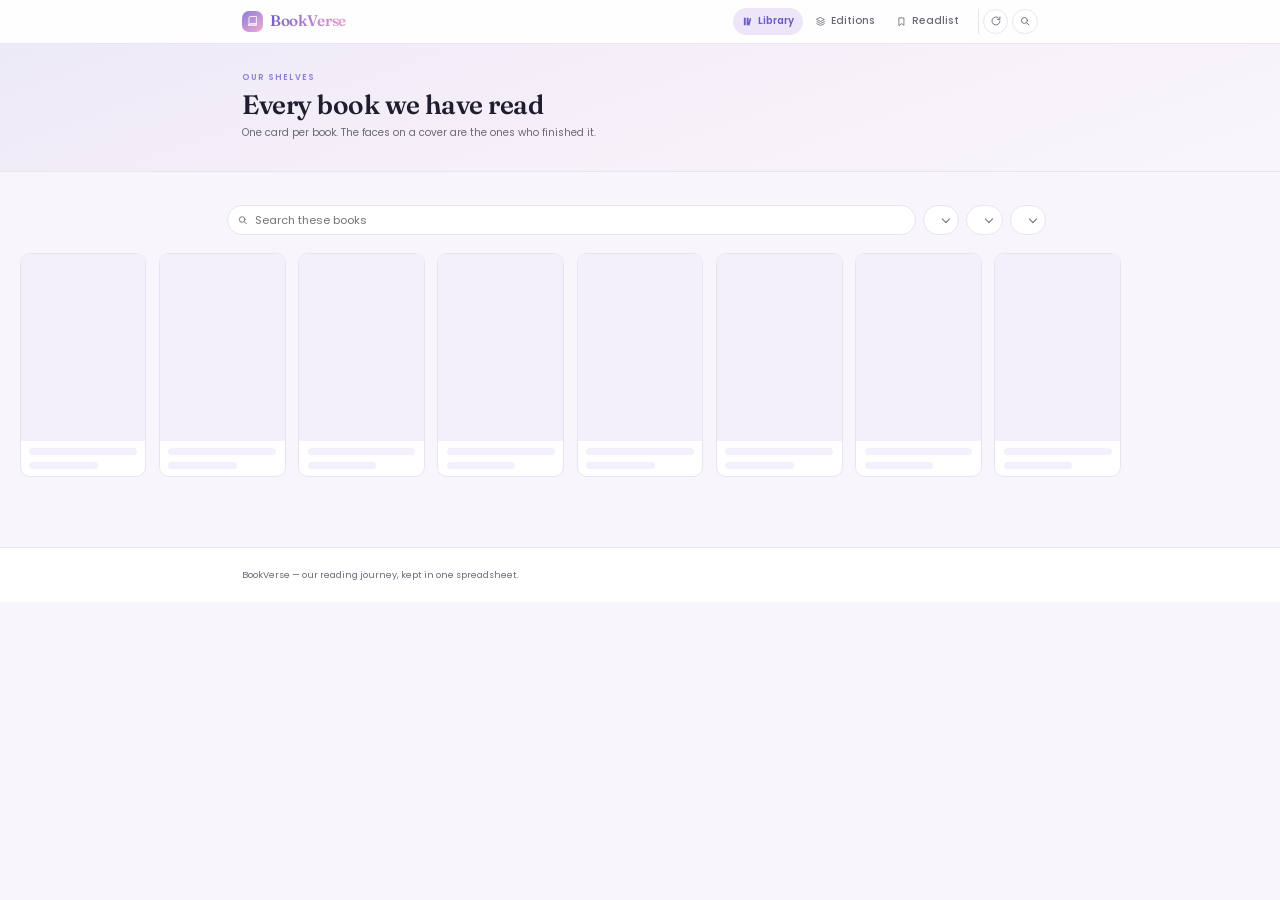
<file: Siblings-Book-Verse/library.html>
<!DOCTYPE html>
<html lang="en">
<head>
<meta charset="UTF-8">
<meta name="viewport" content="width=device-width, initial-scale=1">
<title>Library — BookVerse</title>
<meta name="description" content="Every book we have read, with who read it.">
<link rel="icon" href="assets/images/favicon.svg" type="image/svg+xml">
<link rel="apple-touch-icon" href="assets/images/apple-touch-icon.png">
<link rel="preconnect" href="https://fonts.googleapis.com">
<link rel="preconnect" href="https://fonts.gstatic.com" crossorigin>
<link rel="preconnect" href="https://covers.openlibrary.org">
<link href="https://fonts.googleapis.com/css2?family=Fraunces:ital,opsz,wght@0,9..144,400..700;1,9..144,400..600&family=Poppins:wght@300;400;500;600;700&display=swap" rel="stylesheet">
<link rel="stylesheet" href="css/style.css">
<link rel="modulepreload" href="js/pages/collection.js">
</head>
<body class="page-collection">

<header class="topbar" data-nav></header>

<section class="collhead">
  <div class="shell">
    <p class="collhead__eyebrow" data-eyebrow>Our shelves</p>
    <h1 class="collhead__title" data-title>Every book we have read</h1>
    <p class="collhead__lead" data-lead>One card per book. The faces on a cover are the ones who finished it.</p>
    <div class="tiles" data-tiles></div>
  </div>
</section>

<main class="stage">
  <div class="wide">
    <div class="collbar">
      <label class="collbar__search">
        <svg viewBox="0 0 24 24" fill="none" stroke="currentColor" stroke-width="1.9" stroke-linecap="round" aria-hidden="true"><circle cx="11" cy="11" r="6"/><path d="M20 20l-4.2-4.2"/></svg>
        <input type="search" data-collection-search placeholder="Search these books" aria-label="Search this collection" autocomplete="off">
      </label>
      <span class="selectwrap"><select data-reader aria-label="Reader"></select></span>
      <span class="selectwrap"><select data-genre aria-label="Shelf"></select></span>
      <span class="selectwrap"><select data-sort aria-label="Sort by"></select></span>
      <span class="collcount" data-count></span>
    </div>

    <div class="grid" data-grid></div>
  </div>
</main>

<footer class="footer">
  <div class="shell footer__inner">
    <p class="footer__text">BookVerse — our reading journey, kept in one spreadsheet.</p>
  </div>
</footer>

<script>window.PAGE_CONFIG = { source: "library", views: true };</script>
<script type="module" src="js/pages/collection.js"></script>
</body>
</html>
</file>
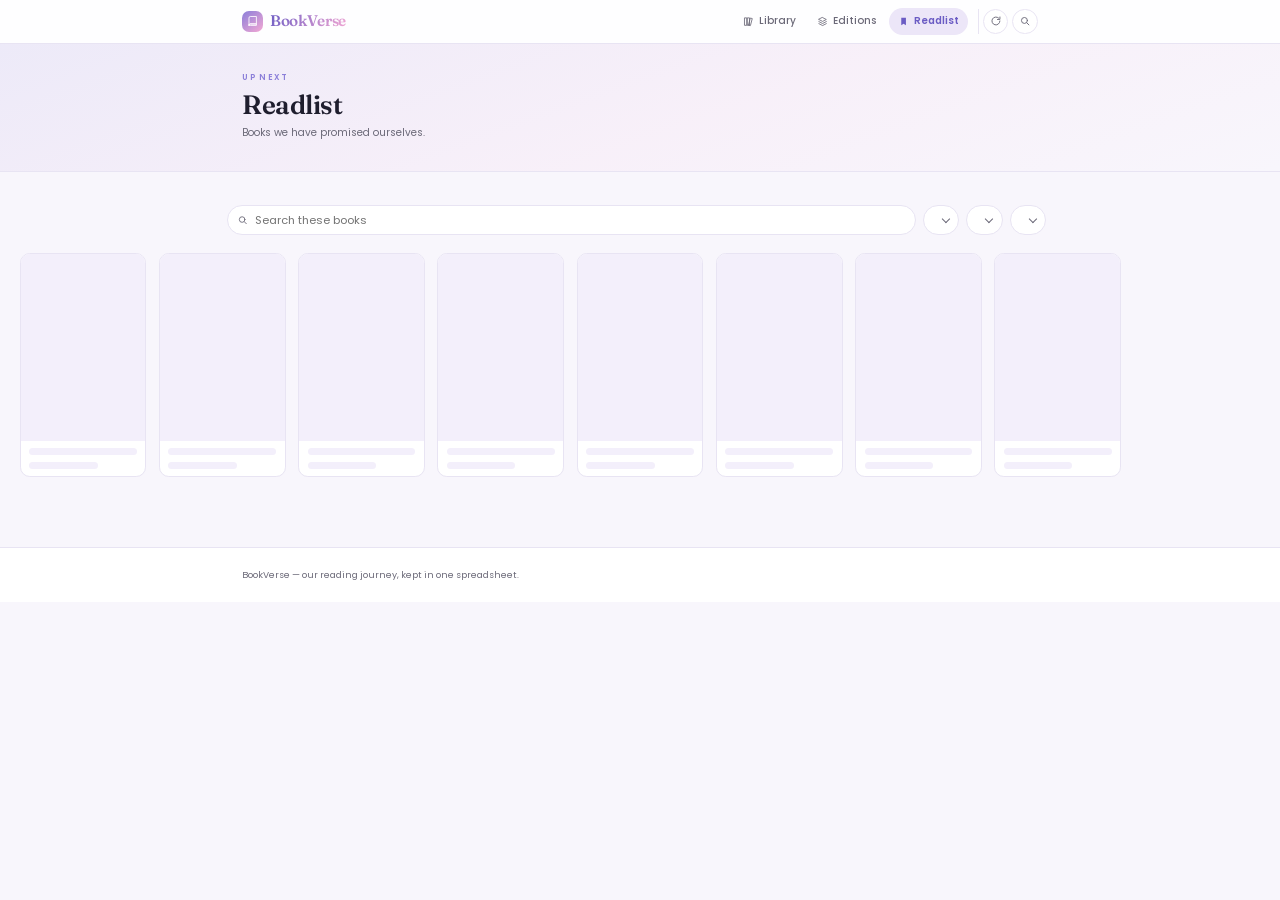
<file: Siblings-Book-Verse/readlist.html>
<!DOCTYPE html>
<html lang="en">
<head>
<meta charset="UTF-8">
<meta name="viewport" content="width=device-width, initial-scale=1">
<title>Readlist — BookVerse</title>
<meta name="description" content="Books we have promised ourselves.">
<link rel="icon" href="assets/images/favicon.svg" type="image/svg+xml">
<link rel="apple-touch-icon" href="assets/images/apple-touch-icon.png">
<link rel="preconnect" href="https://fonts.googleapis.com">
<link rel="preconnect" href="https://fonts.gstatic.com" crossorigin>
<link rel="preconnect" href="https://covers.openlibrary.org">
<link href="https://fonts.googleapis.com/css2?family=Fraunces:ital,opsz,wght@0,9..144,400..700;1,9..144,400..600&family=Poppins:wght@300;400;500;600;700&display=swap" rel="stylesheet">
<link rel="stylesheet" href="css/style.css">
<link rel="modulepreload" href="js/pages/collection.js">
</head>
<body class="page-collection">

<header class="topbar" data-nav></header>

<section class="collhead">
  <div class="shell">
    <p class="collhead__eyebrow" data-eyebrow>Up next</p>
    <h1 class="collhead__title" data-title>Readlist</h1>
    <p class="collhead__lead" data-lead>Books we have promised ourselves.</p>
    <div class="tiles" data-tiles></div>
  </div>
</section>

<main class="stage">
  <div class="wide">

    <div class="collbar">
      <label class="collbar__search">
        <svg viewBox="0 0 24 24" fill="none" stroke="currentColor" stroke-width="1.9" stroke-linecap="round" aria-hidden="true"><circle cx="11" cy="11" r="6"/><path d="M20 20l-4.2-4.2"/></svg>
        <input type="search" data-collection-search placeholder="Search these books" aria-label="Search this collection" autocomplete="off">
      </label>
      <span class="selectwrap"><select data-reader aria-label="Whose readlist"></select></span>
      <span class="selectwrap"><select data-genre aria-label="Shelf"></select></span>
      <span class="selectwrap"><select data-sort aria-label="Sort by"></select></span>
      <span class="collcount" data-count></span>
    </div>

    <div class="grid" data-grid></div>
  </div>
</main>

<footer class="footer">
  <div class="shell footer__inner">
    <p class="footer__text">BookVerse — our reading journey, kept in one spreadsheet.</p>
  </div>
</footer>

<script>window.PAGE_CONFIG = { source: "readlist", views: false };</script>
<script type="module" src="js/pages/collection.js"></script>
</body>
</html>
</file>
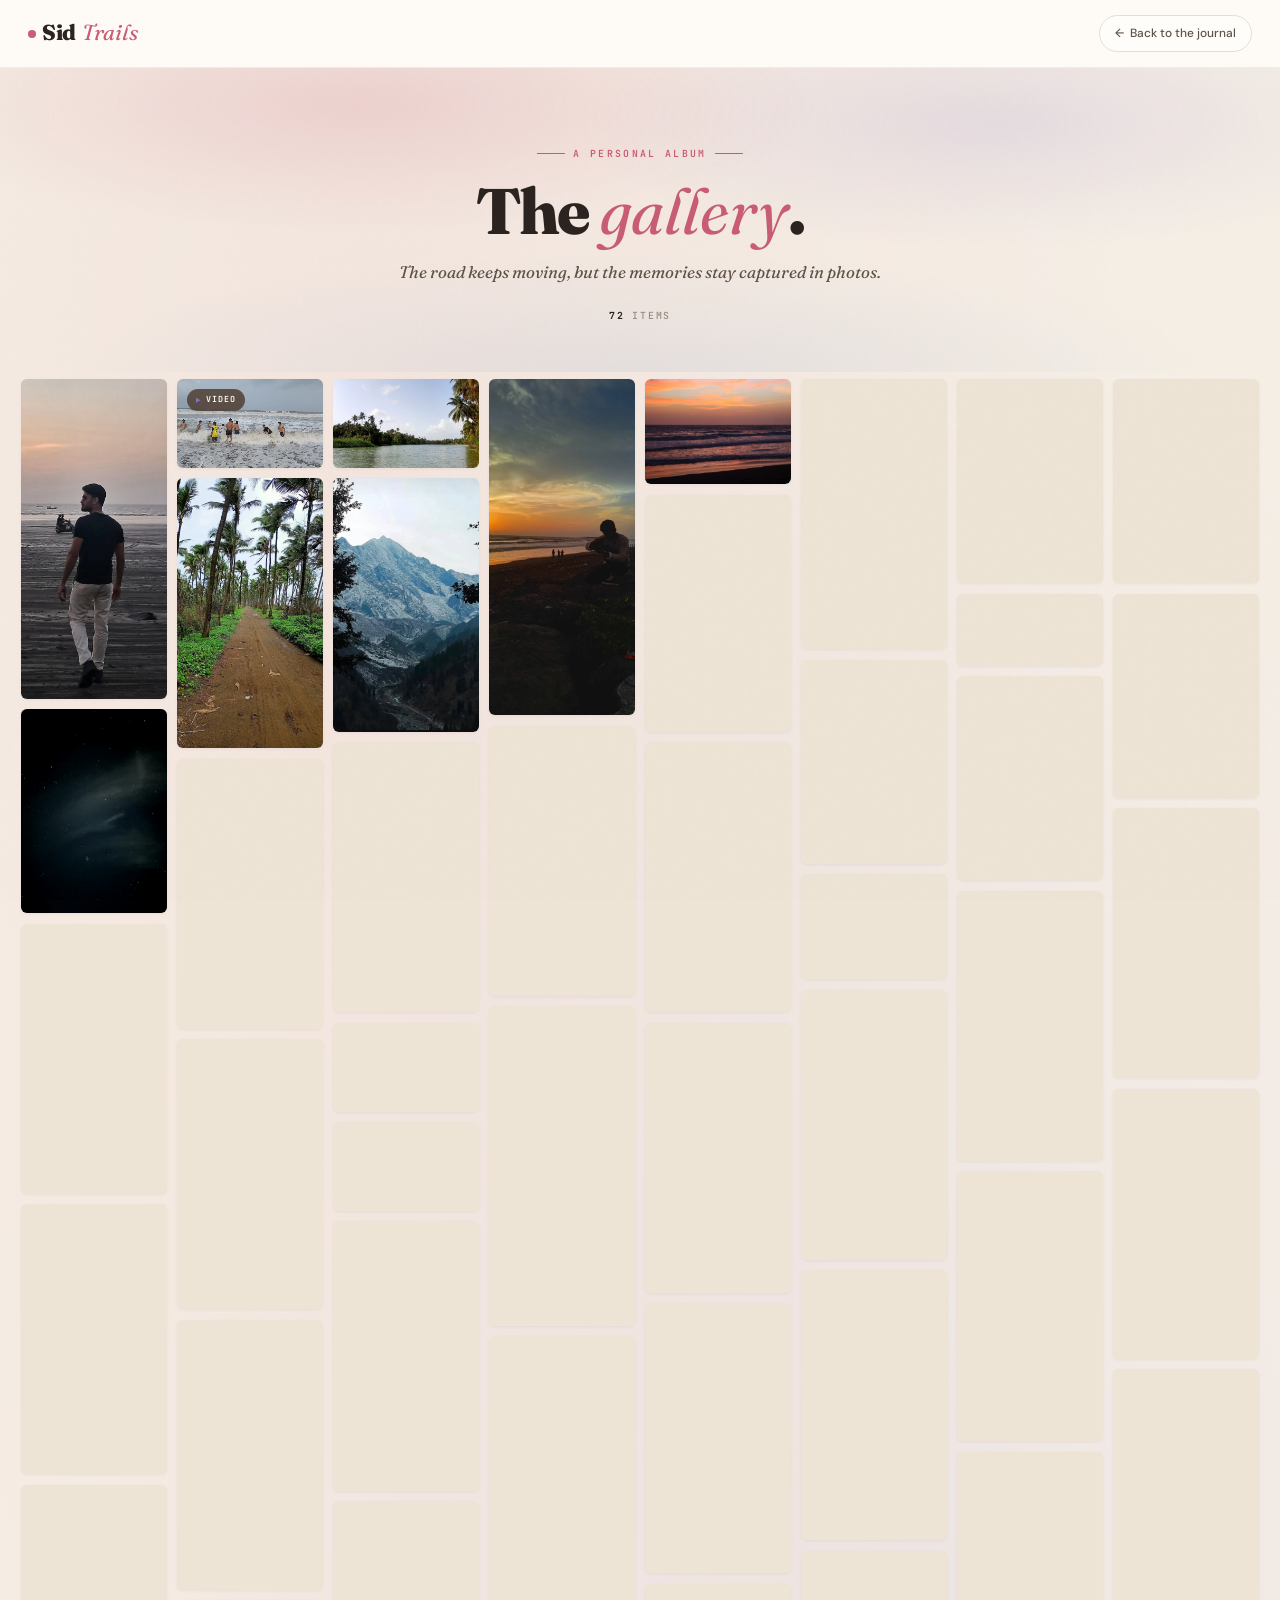
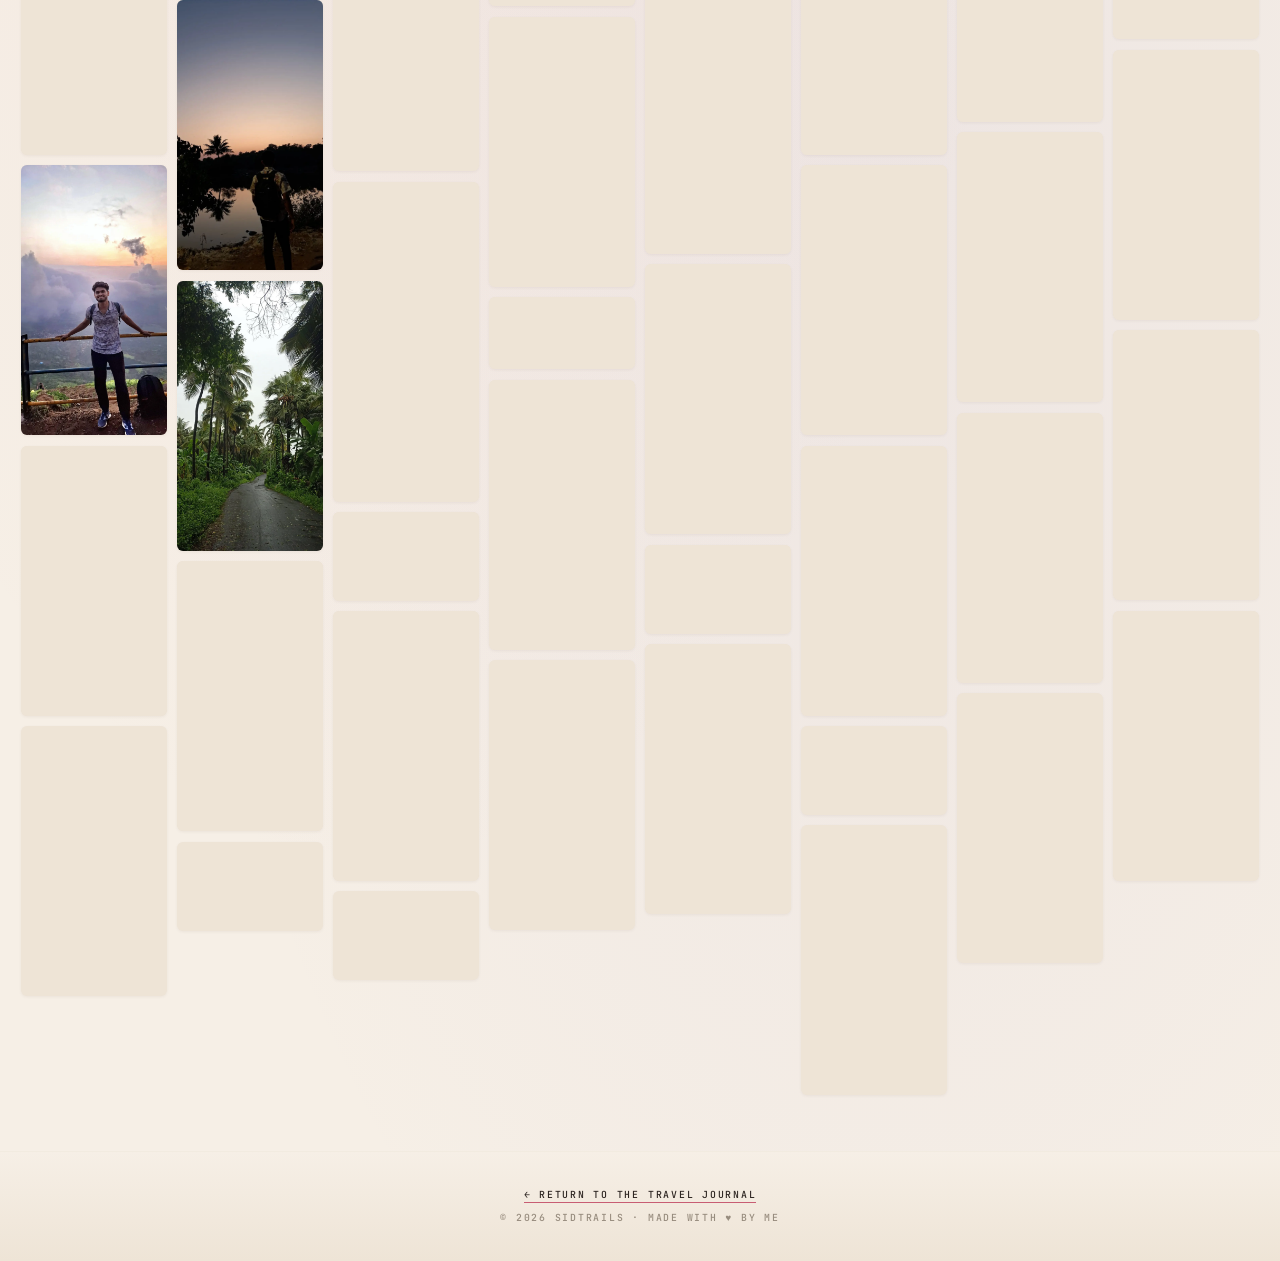
<file: Travel-Dashboard/gallery.html>
<!DOCTYPE html>
<html lang="en">
<head>
<meta charset="UTF-8">
<meta name="viewport" content="width=device-width, initial-scale=1.0">
<title>Gallery — SidTrails</title>
<link rel="preconnect" href="https://fonts.googleapis.com">
<link rel="preconnect" href="https://fonts.gstatic.com" crossorigin>
<link href="https://fonts.googleapis.com/css2?family=Fraunces:ital,opsz,wght@0,9..144,300;0,9..144,400;0,9..144,500;0,9..144,700;0,9..144,900;1,9..144,400;1,9..144,700&family=DM+Sans:wght@300;400;500;600;700&family=JetBrains+Mono:wght@400;500&family=Caveat:wght@400;600&display=swap" rel="stylesheet">
<link rel="stylesheet" href="css js/gallery.css">
</head>
<body>

<!----------------------------------------------------------------------------
     NAVBAR
    ---------------------------------------------------------------------------->
<nav class="navbar">
  <a href="index.html" class="logo">Sid<em>Trails</em></a>
  <a href="index.html" class="back-link">
    <span class="arrow">←</span> Back to the journal
  </a>
</nav>

<!----------------------------------------------------------------------------
     HERO
    ---------------------------------------------------------------------------->
<section class="gallery-hero">
  <div class="gallery-eyebrow">A personal album</div>
  <h1>The <em>gallery</em>.</h1>
  <p>The road keeps moving, but the memories stay captured in photos.</p>
  <div class="gallery-meta" id="galleryMeta" hidden>
    <span id="itemCount"><strong>0</strong> items</span>
  </div>
</section>

<!----------------------------------------------------------------------------
     LOADING / GRID / EMPTY STATE
    ---------------------------------------------------------------------------->
<div class="gallery-loading" id="galleryLoading">Loading the album</div>

<main class="gallery-grid" id="galleryGrid" hidden></main>

<div class="gallery-empty" id="galleryEmpty" hidden>
  <div class="icon">📷</div>
  <h3>The album's empty for now.</h3>
  <p>Add photos and videos to the <code>assets/Gallery/</code> folder and refresh this page.</p>
  <p>Supported: <code>.jpg .jpeg .png .gif .webp .avif</code> · <code>.mp4 .webm .mov .m4v</code></p>
</div>

<!----------------------------------------------------------------------------
     FULLSCREEN MODAL
    ---------------------------------------------------------------------------->
<div class="modal-overlay" id="modal" role="dialog" aria-modal="true">
  <button class="modal-close" id="modalClose" aria-label="Close">×</button>
  <button class="modal-arrow modal-prev" id="modalPrev" aria-label="Previous">‹</button>
  <button class="modal-arrow modal-next" id="modalNext" aria-label="Next">›</button>
  <div class="modal-stage" id="modalStage"></div>
  <div class="modal-counter" id="modalCounter"></div>
</div>

<!----------------------------------------------------------------------------
     FOOTER
    ---------------------------------------------------------------------------->
<footer class="gallery-footer">
  <div class="gallery-footer-row">
    <a href="index.html">← Return to the travel journal</a>
  </div>
  <div>© 2026 SidTrails · Made with ♥ by ME</div>
</footer>

<script src="css js/gallery.js"></script>

</body>
</html>
</file>
<file: Movie-Discovery/css/style.css>
/* Marquee - light and dark themes */
/* Green is reserved: it only ever means "already watched". Gold is only for */
/* ratings, raspberry only for interaction. */
/* Every colour is a token. Adding [data-theme="dark"] overrides below is the */
/* only thing needed to reskin the whole app, so never hardcode a hex here. */

/* [hidden] is a user-agent rule, so any author rule setting display outranks it and the element keeps its box. */
[hidden] { display: none !important; }

/* --- tokens: light --- */
:root {
  --paper:      #fafbfd;
  --card:       #ffffff;
  --tint:       #f2f5fa;
  --tint-2:     #e9eef6;
  --line:       #e2e8f1;
  --line-soft:  #eff3f8;

  --ink:        #16202e;
  --ink-soft:   #526072;
  --muted:      #8a94a4;

  --seen:       #0e9f6e;
  --seen-deep:  #06805a;
  --seen-tint:  #e4f7ef;
  --seen-wash:  #f1fbf7;

  --gold:       #b57a12;
  --gold-tint:  #fdf3e0;
  --gold-line:  #f0d9a8;
  --gold-ink:   #7a5308;

  --accent:     #e0457b;
  --accent-deep:#c42e63;
  --accent-tint:#fdedf3;

  --danger:     #e5484d;

  /* Bare channels, for rgba() with a variable alpha. */
  --seen-rgb:   14, 159, 110;
  --accent-rgb: 224, 69, 123;
  --shade-rgb:  22, 32, 46;

  /* Surfaces that are not simply --card. */
  --wash-top:   #ffffff;
  /* Was var(--glass), which referred to itself: a circular custom property is invalid, so this resolved to no background at all. */
  --glass:      rgba(255, 255, 255, 0.84);
  --shimmer:    #ffffff;
  --on-ink:     #ffffff;
  --on-accent:  #ffffff;
  --on-seen:    #ffffff;
  --seen-bar:   #46c79a;
  --fade-rgb:   255, 255, 255;

  --radius-sm:  12px;
  --radius:     18px;
  --radius-lg:  26px;

  --search-max: 720px;

  --shadow-sm:  0 1px 2px rgba(var(--shade-rgb), 0.05), 0 2px 6px rgba(var(--shade-rgb), 0.04);
  --shadow:     0 2px 5px rgba(var(--shade-rgb), 0.05), 0 10px 24px -10px rgba(var(--shade-rgb), 0.14);
  --shadow-lg:  0 4px 10px rgba(var(--shade-rgb), 0.06), 0 22px 44px -16px rgba(var(--shade-rgb), 0.2);

  --font-display: "Bricolage Grotesque", "Segoe UI", system-ui, sans-serif;
  --font-body:    "Manrope", -apple-system, "Segoe UI", system-ui, sans-serif;
  --font-mono:    "JetBrains Mono", ui-monospace, "SF Mono", Menlo, monospace;

  --ease: cubic-bezier(0.22, 1, 0.36, 1);
}

/* --- tokens: dark --- */
/* Set on <html> by the inline script in index.html before first paint. */
[data-theme="dark"] {
  --paper:      #0d1117;
  --card:       #151b24;
  --tint:       #1b2230;
  --tint-2:     #232c3b;
  --line:       #2a3444;
  --line-soft:  #202836;

  --ink:        #e9eef6;
  --ink-soft:   #a7b3c4;
  --muted:      #7e8998;

  /* Lifted, because the light green disappears against a dark surface. */
  --seen:       #2ec98f;
  --seen-deep:  #56dda8;
  --seen-tint:  #10322a;
  --seen-wash:  #111d1c;

  --gold:       #e3b25c;
  --gold-tint:  #2b2214;
  --gold-line:  #4c3c1e;
  --gold-ink:   #f0cd8c;

  --accent:     #f4638f;
  --accent-deep:#ff85aa;
  --accent-tint:#2e1622;

  --danger:     #ff6369;

  --seen-rgb:   46, 201, 143;
  --accent-rgb: 244, 99, 143;
  --shade-rgb:  0, 0, 0;

  --wash-top:   #141c27;
  --glass:      rgba(15, 20, 28, 0.84);
  --shimmer:    #242e3d;
  --on-ink:     #0d1117;
  --on-accent:  #2a0a15;
  --on-seen:    #052018;
  --seen-bar:   #66e0b2;
  --fade-rgb:   21, 27, 36;

  /* Dark surfaces swallow soft shadows, so these lean on depth instead. */
  --shadow-sm:  0 1px 2px rgba(0, 0, 0, 0.4), 0 2px 6px rgba(0, 0, 0, 0.3);
  --shadow:     0 2px 5px rgba(0, 0, 0, 0.45), 0 10px 24px -10px rgba(0, 0, 0, 0.7);
  --shadow-lg:  0 4px 10px rgba(0, 0, 0, 0.5), 0 22px 44px -16px rgba(0, 0, 0, 0.85);

  color-scheme: dark;
}

/* Themes cross-fade instead of snapping, but only while the toggle is armed, */
/* so page load and hovers stay instant. */
.is-theming, .is-theming * {
  transition: background-color 0.32s var(--ease), border-color 0.32s var(--ease),
              color 0.32s var(--ease) !important;
}

/* --- base --- */
* { box-sizing: border-box; }

/* --- overall scale: one number, because the page was drawn a size too large. `zoom` not `transform`, since zoom reflows and the grid gains columns. --- */
:root { --ui-scale: 0.7; }

@media (min-width: 1024px) {
  body { zoom: var(--ui-scale); }
}

body {
  margin: 0;
  /* 100vh on a phone is the viewport with the chrome hidden, so it leaves a dead strip; dvh is the real number and vh is the fallback. */
  min-height: 100vh;
  min-height: 100dvh;
  background: var(--paper);
  color: var(--ink);
  font-family: var(--font-body);
  font-size: 15px;
  line-height: 1.6;
  -webkit-font-smoothing: antialiased;
  /* Stops iOS enlarging body text in landscape, which reflows the card grid mid-rotation. */
  -webkit-text-size-adjust: 100%;
  text-size-adjust: 100%;
  overflow-x: hidden;
}

a { color: inherit; text-decoration: none; }
button { font-family: inherit; }

:focus-visible {
  outline: 2px solid var(--accent);
  outline-offset: 3px;
  border-radius: 6px;
}

svg { fill: none; stroke: currentColor; stroke-width: 1.9; stroke-linecap: round; stroke-linejoin: round; }

/* Full-bleed container; only the hero column is width-capped. The max() keeps the first card in a row clear of a notch. */
.wrap {
  width: 100%;
  padding-left: max(clamp(16px, 3.5vw, 56px), env(safe-area-inset-left));
  padding-right: max(clamp(16px, 3.5vw, 56px), env(safe-area-inset-right));
}

/* Soft ambient wash behind the hero. */
/* Bootstrap supplies this from a CDN, so it is defined here too: if that request is blocked, every hidden form label becomes visible text. */
.visually-hidden {
  position: absolute !important;
  width: 1px;
  height: 1px;
  padding: 0;
  margin: -1px;
  overflow: hidden;
  clip: rect(0, 0, 0, 0);
  white-space: nowrap;
  border: 0;
}

.wash {
  position: fixed;
  inset: 0 0 auto 0;
  height: 760px;
  pointer-events: none;
  z-index: 0;
  background:
    radial-gradient(70% 55% at 12% 0%, rgba(var(--accent-rgb), 0.09), transparent 68%),
    radial-gradient(60% 50% at 88% 4%, rgba(var(--seen-rgb), 0.08), transparent 70%),
    linear-gradient(180deg, var(--wash-top) 0%, var(--paper) 62%);
}

/* --- header --- */
.topbar {
  position: sticky;
  top: 0;
  z-index: 60;
  background: var(--glass);
  backdrop-filter: blur(16px) saturate(140%);
  -webkit-backdrop-filter: blur(16px) saturate(140%);
  border-bottom: 1px solid var(--line-soft);
}

.topbar__inner {
  display: flex;
  align-items: center;
  justify-content: space-between;
  height: 68px;
}

.wordmark { display: inline-flex; align-items: center; gap: 11px; }

/* An image, not a drawn ring. object-fit stops a non-square source stretching and the tint stands in if the file never arrives. */
.wordmark__mark {
  width: 28px;
  height: 28px;
  flex: none;
  border-radius: 8px;
  object-fit: cover;
  background: var(--tint);
  border: 1px solid var(--line);
}

.wordmark__text {
  font-family: var(--font-display);
  font-weight: 800;
  font-size: 19px;
  letter-spacing: -0.02em;
  /* The header is one row: a wordmark allowed to wrap takes the row height with it and pushes the tools off the edge. */
  white-space: nowrap;
}
/* Only the full stop is accented - "any span in here" stopped being specific enough once the name had two spellings. */
.wordmark__dot { color: var(--accent); }
.wordmark__brief { display: none; }

.topbar__tools { display: inline-flex; align-items: center; gap: 9px; }

.icon-btn {
  position: relative;
  width: 38px;
  height: 38px;
  display: grid;
  place-items: center;
  border-radius: 50%;
  border: 1px solid var(--line);
  background: var(--card);
  color: var(--ink-soft);
  cursor: pointer;
  box-shadow: var(--shadow-sm);
  transition: color 0.2s, border-color 0.2s, box-shadow 0.2s, transform 0.2s var(--ease);
}
.icon-btn:hover {
  color: var(--ink);
  border-color: var(--accent);
  box-shadow: var(--shadow);
  transform: translateY(-1px);
}
.icon-btn:active { transform: translateY(0); }

/* A pill rather than a circle, because this one goes somewhere and the label is what makes that obvious. */
.icon-btn--label {
  width: auto;
  gap: 8px;
  grid-auto-flow: column;
  padding: 0 15px 0 12px;
  border-radius: 999px;
  text-decoration: none;
  font-size: 13px;
  font-weight: 600;
}
.icon-btn--label .icon-btn__text { white-space: nowrap; }
.icon-btn--label:hover { color: var(--accent-deep); }
.icon-btn--label[aria-current="page"] {
  background: var(--accent-tint);
  border-color: var(--accent);
  color: var(--accent-deep);
}

@media (max-width: 720px) {
  .icon-btn--label { width: 38px; padding: 0; }
  .icon-btn--label .icon-btn__text { display: none; }
}
.icon-btn svg {
  width: 17px;
  height: 17px;
  fill: none;
  stroke: currentColor;
  stroke-width: 1.9;
  stroke-linecap: round;
  stroke-linejoin: round;
}

/* A green pip means the watch history loaded; red means it did not. */
.icon-btn__dot {
  position: absolute;
  top: 4px;
  right: 4px;
  width: 7px;
  height: 7px;
  border-radius: 50%;
  background: var(--seen);
  border: 1.5px solid var(--card);
}
.icon-btn__dot[data-state="error"] { background: var(--danger); }
.icon-btn.is-busy svg { animation: spin 0.9s linear infinite; }

/* Only one of the two icons is ever mounted; the other is scaled out. */
.theme-btn svg {
  grid-area: 1 / 1;
  transition: transform 0.4s var(--ease), opacity 0.25s;
}
.theme-btn__moon { transform: rotate(0deg) scale(1); opacity: 1; }
.theme-btn__sun  { transform: rotate(-70deg) scale(0.4); opacity: 0; }
[data-theme="dark"] .theme-btn__moon { transform: rotate(70deg) scale(0.4); opacity: 0; }
[data-theme="dark"] .theme-btn__sun  { transform: rotate(0deg) scale(1); opacity: 1; }
.theme-btn:hover { color: var(--gold); border-color: var(--gold); }

/* --- hero --- */
.hero {
  position: relative;
  /* Above .results, which is also positioned and comes later: while both sat at 1 the later one won and sealed the dropdown in. Still under the sticky header at 60. */
  z-index: 20;
  padding: clamp(40px, 6vw, 82px) 0 44px;
}

.hero__inner {
  display: flex;
  flex-direction: column;
  align-items: center;
  text-align: center;
}

.hero__eyebrow {
  font-family: var(--font-mono);
  font-size: 11px;
  letter-spacing: 0.18em;
  text-transform: uppercase;
  color: var(--accent);
  margin: 0 0 18px;
}

.hero__title {
  font-family: var(--font-display);
  font-weight: 800;
  font-size: clamp(38px, 5.6vw, 70px);
  line-height: 1.04;
  letter-spacing: -0.035em;
  margin: 0 0 20px;
}
.hero__title em {
  font-style: normal;
  color: var(--muted);
}


/* Movies or series. Sets what the next search looks through. */
.modeswitch {
  display: inline-flex;
  gap: 4px;
  padding: 5px;
  margin-bottom: 22px;
  border-radius: 999px;
  border: 1px solid var(--line);
  background: var(--glass);
  backdrop-filter: blur(14px) saturate(140%);
  -webkit-backdrop-filter: blur(14px) saturate(140%);
  box-shadow: var(--shadow-sm);
}

.modeswitch__btn {
  display: inline-flex;
  align-items: center;
  gap: 8px;
  border: 0;
  background: none;
  color: var(--muted);
  font-size: 13.5px;
  font-weight: 600;
  padding: 10px 22px;
  border-radius: 999px;
  cursor: pointer;
  transition: color 0.2s, background 0.25s var(--ease);
}
.modeswitch__btn svg { width: 16px; height: 16px; }
.modeswitch__btn:hover { color: var(--ink); }
.modeswitch__btn.is-active {
  background: var(--ink);
  color: var(--on-ink);
  box-shadow: 0 5px 14px -7px rgba(var(--shade-rgb), 0.8);
}

/* Search by, inside the bar. As a row of buttons above the input the hero asked two questions of equal size before you could type. */
.scopepick {
  position: relative;
  display: flex;
  align-items: center;
  gap: 8px;
  padding-left: 12px;
  margin-left: 4px;
  border-left: 1px solid var(--line);
  flex-shrink: 0;
}

.scopepick__label {
  font-family: var(--font-mono);
  font-size: 10px;
  letter-spacing: 0.14em;
  text-transform: uppercase;
  color: var(--muted);
  margin: 0;
  white-space: nowrap;
  pointer-events: none;
}

.scopepick__select {
  appearance: none;
  -webkit-appearance: none;
  border: 0;
  /* The solid accent the Search button used to wear; the magnifier submits now, so the colour moves to the control that took its place. */
  background: var(--accent);
  color: var(--on-accent);
  font-family: inherit;
  font-size: 13.5px;
  font-weight: 700;
  padding: 10px 32px 10px 16px;
  border-radius: 999px;
  cursor: pointer;
  box-shadow: 0 6px 16px -6px rgba(var(--accent-rgb), 0.6);
  transition: background 0.2s, box-shadow 0.2s;
}
.scopepick__select:hover {
  background: var(--accent-deep);
  box-shadow: 0 10px 22px -8px rgba(var(--accent-rgb), 0.7);
}
.scopepick__select:focus-visible {
  outline: 2px solid var(--accent-deep);
  outline-offset: 2px;
}
/* The dropdown list is drawn by the OS and does not inherit the accent, so options are set back to page colours or they land white-on-white. */
.scopepick__select option {
  background: var(--card);
  color: var(--ink);
  font-weight: 600;
}

.scopepick__caret {
  position: absolute;
  right: 12px;
  width: 15px;
  height: 15px;
  fill: none;
  stroke: var(--on-accent);
  stroke-width: 2.4;
  stroke-linecap: round;
  stroke-linejoin: round;
  pointer-events: none;
}

/* The magnifier submits now, so it is a button rather than decoration. */
.searchbox__go {
  flex-shrink: 0;
  display: grid;
  place-items: center;
  width: 40px;
  height: 40px;
  border: 0;
  border-radius: 50%;
  background: none;
  color: var(--muted);
  cursor: pointer;
  transition: background 0.2s, color 0.2s;
}
.searchbox__go svg {
  width: 20px;
  height: 20px;
  fill: none;
  stroke: currentColor;
  stroke-width: 2;
  stroke-linecap: round;
}
.searchbox__go:hover { background: var(--accent-tint); color: var(--accent-deep); }
.searchbox__go:focus-visible { outline: 2px solid var(--accent); outline-offset: 2px; }

.searchbox {
  position: relative;
  /* backdrop-filter below makes this box its own stacking context, so the dropdown inside could not climb over the mask-image chips that follow it. Ranking the two boxes is what decides it. */
  z-index: 30;
  display: flex;
  align-items: center;
  gap: 12px;
  width: 100%;
  max-width: var(--search-max);
  padding: 9px 9px 9px 20px;
  border-radius: 999px;
  border: 1px solid var(--line);
  background: var(--glass);
  backdrop-filter: blur(18px) saturate(150%);
  -webkit-backdrop-filter: blur(18px) saturate(150%);
  box-shadow: var(--shadow);
  transition: border-color 0.25s var(--ease), box-shadow 0.25s var(--ease);
}
.searchbox:focus-within {
  border-color: var(--accent);
  box-shadow: var(--shadow-lg), 0 0 0 4px var(--accent-tint);
}


.searchbox__input {
  flex: 1;
  min-width: 0;
  border: 0;
  background: none;
  color: var(--ink);
  font-size: clamp(15px, 1.4vw, 16.5px);
  padding: 13px 0;
  outline: none;
  text-align: left;
}
.searchbox__input::placeholder { color: var(--muted); }
.searchbox__input::-webkit-search-cancel-button { display: none; }

.searchbox__clear {
  border: 0;
  background: var(--tint);
  color: var(--ink-soft);
  width: 30px;
  height: 30px;
  border-radius: 50%;
  display: grid;
  place-items: center;
  cursor: pointer;
  flex: none;
}
.searchbox__clear svg { width: 15px; height: 15px; }
.searchbox__clear:hover { background: var(--tint-2); color: var(--ink); }

/* --- name autocomplete: anchored to the bar so it stays put when the bar wraps, above the hero but below the sticky header --- */
.acbox {
  position: absolute;
  top: calc(100% + 8px);
  left: 0;
  right: 0;
  z-index: 40;
  border-radius: var(--radius);
  border: 1px solid var(--line);
  background: var(--card);
  box-shadow: var(--shadow-lg);
  overflow: hidden;
  animation: acdrop 0.16s var(--ease) both;
}

@keyframes acdrop {
  from { opacity: 0; transform: translateY(-6px); }
  to   { opacity: 1; transform: translateY(0); }
}

.acbox__list {
  list-style: none;
  margin: 0;
  padding: 6px;
  max-height: min(46vh, 340px);
  overflow-y: auto;
  overscroll-behavior: contain;
  scrollbar-width: thin;
}

.acbox__item {
  display: flex;
  align-items: center;
  gap: 11px;
  padding: 10px 12px;
  border-radius: var(--radius-sm);
  cursor: pointer;
  text-align: left;
  color: var(--ink-soft);
  transition: background 0.14s, color 0.14s;
}

/* One highlight for both the pointer and the arrow keys, so the list never shows two "current" rows at once. */
.acbox__item:hover,
.acbox__item.is-active {
  background: var(--accent-tint);
  color: var(--accent-deep);
}

.acbox__name {
  flex: 1 1 auto;
  min-width: 0;
  font-size: 14.5px;
  font-weight: 500;
  color: var(--ink);
  white-space: nowrap;
  overflow: hidden;
  text-overflow: ellipsis;
}
/* The letters actually typed. Bolder, not coloured - colour here would fight the row highlight. */
.acbox__name b { font-weight: 800; color: inherit; }
.acbox__item:hover .acbox__name,
.acbox__item.is-active .acbox__name { color: var(--accent-deep); }

.suggestions {
  position: relative;
  z-index: 1;
  width: 100%;
  min-width: 0;
  max-width: 100%;
  margin-top: 22px;
  overflow-x: auto;
  overflow-y: hidden;
  scrollbar-width: none;
  -webkit-overflow-scrolling: touch;
  mask-image: linear-gradient(90deg, transparent 0, #000 24px, #000 calc(100% - 24px), transparent 100%);
  -webkit-mask-image: linear-gradient(90deg, transparent 0, #000 24px, #000 calc(100% - 24px), transparent 100%);
}
.suggestions::-webkit-scrollbar { display: none; }

/* Hidden rather than removed while the dropdown is open, so the hero does not jump a row taller and shorter on every keystroke. */
body.is-suggesting .suggestions {
  visibility: hidden;
  pointer-events: none;
}

.suggestions__row {
  display: flex;
  flex-wrap: nowrap;
  align-items: center;
  gap: 8px;
  width: max-content;
  margin: 0 auto;
  padding: 2px 24px;
}
.suggestions__label {
  flex: 0 0 auto;
  font-family: var(--font-mono);
  font-size: 11px;
  letter-spacing: 0.14em;
  text-transform: uppercase;
  color: var(--muted);
  margin-right: 4px;
}

.chip {
  flex: 0 0 auto;
  white-space: nowrap;
  border: 1px solid var(--line);
  background: var(--card);
  color: var(--ink-soft);
  border-radius: 999px;
  padding: 8px 16px;
  font-size: 13px;
  cursor: pointer;
  box-shadow: var(--shadow-sm);
  transition: color 0.18s, border-color 0.18s, background 0.18s, transform 0.18s var(--ease);
}
.chip:hover {
  color: var(--accent-deep);
  border-color: var(--accent);
  background: var(--accent-tint);
  transform: translateY(-2px);
}

.note {
  margin-top: 30px;
  padding: 15px 19px;
  border-radius: var(--radius);
  border: 1px solid var(--line);
  background: var(--card);
  color: var(--ink-soft);
  font-size: 14px;
  text-align: left;
  /* The hero is a centred flex column, so without width:100% this box sizes to its max-width and hangs off both edges of a narrow screen. */
  width: 100%;
  max-width: 760px;
  overflow-wrap: anywhere;
  box-shadow: var(--shadow-sm);
}
.note--warn {
  border-color: var(--gold-line);
  background: var(--gold-tint);
  color: var(--gold-ink);
}
.note code {
  font-family: var(--font-mono);
  font-size: 12.5px;
  background: rgba(var(--shade-rgb), 0.07);
  padding: 2px 6px;
  border-radius: 5px;
  color: var(--ink);
}

/* --- toolbar --- */
.results { position: relative; z-index: 1; padding-bottom: 80px; }

.toolbar {
  border-top: 1px solid var(--line);
  padding-top: 28px;
  margin-bottom: 26px;
}

.toolbar__head {
  display: flex;
  align-items: flex-end;
  justify-content: space-between;
  gap: 28px;
  flex-wrap: wrap;
}

.toolbar__title {
  font-family: var(--font-display);
  font-weight: 700;
  font-size: clamp(23px, 2.4vw, 32px);
  letter-spacing: -0.025em;
  margin: 0;
}

/* The "did you mean" line. Green because green already means "resolved" everywhere else, and on its own row so it reads as an announcement. */
.toolbar__fixed {
  display: flex;
  align-items: center;
  justify-content: center;
  gap: 8px;
  margin: 0 0 12px;
  padding: 9px 16px;
  border-radius: var(--radius-sm);
  border: 1px solid rgba(var(--seen-rgb), 0.32);
  background: var(--seen-tint);
  color: var(--seen-deep);
  font-size: 13.5px;
  font-weight: 600;
  line-height: 1.45;
  text-align: center;
}
.toolbar__fixed::before {
  content: "\2713";
  flex: none;
  font-weight: 800;
  color: var(--seen);
}
/* The name that was actually searched: the rest of the sentence is context, this is the part worth reading. */
.toolbar__fixed b { font-weight: 800; }

/* How much of this result set is already watched. */
.coverage { min-width: 210px; }

.coverage__numbers {
  display: flex;
  align-items: baseline;
  gap: 7px;
  font-family: var(--font-mono);
  margin-bottom: 9px;
}
.coverage__seen  { font-size: 26px; font-weight: 700; color: var(--seen-deep); line-height: 1; }
.coverage__of    { font-size: 12px; color: var(--muted); }
.coverage__total { font-size: 15px; color: var(--ink-soft); }
.coverage__word  { font-size: 11px; color: var(--muted); text-transform: uppercase; letter-spacing: 0.14em; }

.coverage__track {
  height: 6px;
  border-radius: 999px;
  background: var(--tint-2);
  overflow: hidden;
}
.coverage__fill {
  height: 100%;
  border-radius: 999px;
  background: linear-gradient(90deg, var(--seen-bar), var(--seen));
  transition: width 0.6s var(--ease);
}

.toolbar__controls {
  display: flex;
  align-items: center;
  justify-content: space-between;
  gap: 16px;
  flex-wrap: wrap;
  margin-top: 22px;
}

.segmented {
  display: inline-flex;
  padding: 4px;
  gap: 2px;
  border-radius: 999px;
  border: 1px solid var(--line);
  background: var(--card);
  box-shadow: var(--shadow-sm);
}
.segmented__btn {
  border: 0;
  background: none;
  color: var(--muted);
  font-size: 13px;
  font-weight: 600;
  padding: 8px 18px;
  border-radius: 999px;
  cursor: pointer;
  transition: color 0.18s, background 0.18s;
}
.segmented__btn:hover { color: var(--ink); }
.segmented__btn.is-active { background: var(--ink); color: var(--on-ink); }
.segmented__btn[data-filter="watched"].is-active { background: var(--seen); color: var(--on-seen); }

.sortfield {
  display: inline-flex;
  align-items: center;
  gap: 9px;
  font-family: var(--font-mono);
  font-size: 11px;
  letter-spacing: 0.14em;
  text-transform: uppercase;
  color: var(--muted);
}
.sortfield select {
  font-family: var(--font-body);
  font-size: 13.5px;
  letter-spacing: 0;
  text-transform: none;
  color: var(--ink);
  background: var(--card);
  border: 1px solid var(--line);
  border-radius: 999px;
  padding: 9px 15px;
  cursor: pointer;
  box-shadow: var(--shadow-sm);
}
.sortfield select:hover { border-color: var(--muted); }


.hamburger.is-active { border-color: var(--accent); background: var(--accent-tint); color: var(--accent-deep); }
/* --- browse panel --- */
.scrim {
  position: fixed;
  inset: 0;
  z-index: 60;
  background: rgba(var(--shade-rgb), 0.42);
  opacity: 0;
  transition: opacity 0.26s var(--ease);
}
.scrim.is-open { opacity: 1; }

.panel {
  position: fixed;
  top: 0;
  left: 0;
  bottom: 0;
  z-index: 61;
  width: min(340px, 88vw);
  display: flex;
  flex-direction: column;
  background: var(--card);
  border-right: 1px solid var(--line);
  box-shadow: var(--shadow-lg);
  transform: translateX(-100%);
  transition: transform 0.28s var(--ease);
}
.panel.is-open { transform: translateX(0); }

.panel__head {
  display: flex;
  align-items: flex-start;
  justify-content: space-between;
  gap: 12px;
  padding: 22px 20px 0;
}

.panel__eyebrow {
  font-family: var(--font-mono);
  font-size: 11px;
  letter-spacing: 0.16em;
  text-transform: uppercase;
  color: var(--accent);
  margin: 0 0 4px;
}

.panel__title {
  font-family: var(--font-display);
  font-weight: 700;
  font-size: 21px;
  letter-spacing: -0.02em;
  margin: 0;
}

.panel__close {
  flex: 0 0 auto;
  width: 32px;
  height: 32px;
  display: inline-flex;
  align-items: center;
  justify-content: center;
  border: 1px solid var(--line);
  border-radius: 10px;
  background: var(--card);
  color: var(--ink-soft);
  cursor: pointer;
}
.panel__close svg { width: 16px; height: 16px; fill: none; stroke: currentColor; stroke-width: 2; stroke-linecap: round; }
.panel__close:hover { color: var(--accent-deep); border-color: var(--accent); }

.panel__hint {
  padding: 10px 20px 0;
  margin: 0;
  font-size: 13px;
  line-height: 1.5;
  color: var(--muted);
}

.panel__body {
  flex: 1 1 auto;
  overflow-y: auto;
  padding: 20px;
  display: flex;
  flex-direction: column;
  gap: 16px;
}

.panel__foot {
  display: flex;
  gap: 10px;
  padding: 16px 20px;
  border-top: 1px solid var(--line-soft);
}

.panel__clear,
.panel__apply {
  flex: 1 1 auto;
  border-radius: 999px;
  padding: 11px 16px;
  font-size: 13.5px;
  font-weight: 600;
  cursor: pointer;
  transition: opacity 0.18s, border-color 0.18s, color 0.18s;
}
.panel__clear {
  border: 1px solid var(--line);
  background: var(--card);
  color: var(--ink-soft);
}
.panel__clear:hover { color: var(--accent-deep); border-color: var(--accent); }
.panel__apply {
  border: 0;
  background: var(--ink);
  color: var(--on-ink);
}
.panel__apply:hover { opacity: 0.88; }

/* --- active filter chips --- */
.activefilters {
  display: flex;
  flex-wrap: wrap;
  align-items: center;
  gap: 8px;
  margin-top: 20px;
}

.loadmore {
  display: flex;
  justify-content: center;
  margin-top: 36px;
}

/* Cards from "Load more" animate individually - the page-load stagger delays the last card half a second, which on an append reads as lag. */
.card.is-new { animation: rise 0.34s var(--ease) both; animation-delay: 0ms; }

/* --- result sections --- */
.sections { display: flex; flex-direction: column; gap: 44px; }

/* A filter change keeps the current cards on screen and dims them, so a fast round trip does not read as a full page reload. */
.sections.is-refreshing {
  opacity: 0.45;
  pointer-events: none;
  transition: opacity 0.18s var(--ease);
}/* Upcoming titles are dated but not watchable, so gold rather than green. Sits opposite the watched badge. */
.card__soon {
  position: absolute;
  top: 10px;
  right: 10px;
  font-family: var(--font-mono);
  font-size: 10px;
  letter-spacing: 0.12em;
  text-transform: uppercase;
  padding: 5px 9px;
  border-radius: 999px;
  border: 1px solid var(--gold-line);
  background: var(--gold-tint);
  color: var(--gold-ink);
}

.card__release {
  font-family: var(--font-mono);
  font-size: 11.5px;
  color: var(--gold-ink);
  margin: 0 0 6px;
}

/* --- grid and cards --- */
.grid {
  display: grid;
  grid-template-columns: repeat(auto-fill, minmax(220px, 1fr));
  gap: 22px;
}

.card {
  position: relative;
  display: flex;
  flex-direction: column;
  border-radius: var(--radius);
  border: 1px solid var(--line);
  background: var(--card);
  overflow: hidden;
  cursor: pointer;
  text-align: left;
  box-shadow: var(--shadow-sm);
  transition: transform 0.32s var(--ease), border-color 0.28s, box-shadow 0.32s var(--ease);
  animation: rise 0.5s var(--ease) both;
}
.card:hover {
  transform: translateY(-6px);
  border-color: var(--tint-2);
  box-shadow: var(--shadow-lg);
}

/* Watched: a solid green edge plus a green wash across the whole card. */
.card.is-watched {
  border: 2px solid var(--seen);
  background:
    linear-gradient(180deg, rgba(var(--seen-rgb), 0.16) 0%, rgba(var(--seen-rgb), 0.06) 42%, rgba(var(--seen-rgb), 0) 78%),
    var(--seen-wash);
  box-shadow: 0 0 0 4px rgba(var(--seen-rgb), 0.11), 0 12px 26px -16px rgba(6, 128, 90, 0.65);
}
.card.is-watched:hover {
  border-color: var(--seen-deep);
  box-shadow: 0 0 0 5px rgba(var(--seen-rgb), 0.16), 0 26px 48px -20px rgba(6, 128, 90, 0.7);
}

.card__poster {
  position: relative;
  aspect-ratio: 2 / 3;
  overflow: hidden;
  background: var(--tint);
}
.card__poster img {
  /* POSITIONED, and that is the whole fix: a positioned element paints above a non-positioned one whatever the DOM order says, so the title painted over every poster until the image was positioned too. */
  position: absolute;
  inset: 0;
  width: 100%;
  height: 100%;
  object-fit: cover;
  display: block;
  transition: transform 0.6s var(--ease);
}
.card:hover .card__poster img { transform: scale(1.06); }

.card__noposter {
  position: absolute;
  inset: 0;
  display: grid;
  place-items: center;
  text-align: center;
  padding: 20px;
  font-family: var(--font-display);
  font-size: 15px;
  color: var(--muted);
}

.card__badge {
  position: absolute;
  top: 12px;
  left: 12px;
  display: inline-flex;
  align-items: center;
  gap: 5px;
  padding: 5px 11px 5px 8px;
  border-radius: 999px;
  background: var(--seen);
  color: var(--on-seen);
  font-family: var(--font-mono);
  font-size: 10.5px;
  font-weight: 700;
  letter-spacing: 0.08em;
  text-transform: uppercase;
  box-shadow: 0 4px 12px -4px rgba(6, 128, 90, 0.75);
}
.card__badge svg { width: 12px; height: 12px; stroke-width: 3; }

/* --- what my own list calls it: only on watched cards, on hover for a pointer device and behind the (i) on touch, where hover does not exist --- */
.card__note {
  position: absolute;
  top: 10px;
  right: 10px;
  z-index: 6;
  display: grid;
  place-items: center;
  width: 28px;
  height: 28px;
  padding: 0;
  border: 0;
  border-radius: 50%;
  background: rgba(12, 16, 24, 0.6);
  backdrop-filter: blur(6px);
  color: #fff;
  cursor: pointer;
  transition: background 0.18s, transform 0.18s var(--ease);
}
.card__note svg {
  width: 15px;
  height: 15px;
  fill: none;
  stroke: currentColor;
  stroke-width: 2;
  stroke-linecap: round;
}
.card__note:hover { background: var(--accent-deep); transform: scale(1.08); }
.card__note:focus-visible { outline: 2px solid var(--accent); outline-offset: 2px; }

/* Anchored to the TOP of the poster: at the bottom it overlapped the action buttons and covered them the moment a card was hovered. */
.card__notetip {
  position: absolute;
  left: 8px;
  right: 8px;
  top: 8px;
  z-index: 5;
  display: flex;
  flex-direction: column;
  gap: 2px;
  padding: 9px 11px;
  padding-right: 40px;          /* clear of the (i) button in the corner */
  border-radius: var(--radius-sm);
  background: rgba(12, 16, 24, 0.94);
  backdrop-filter: blur(10px);
  color: #fff;
  font-size: 13px;
  font-weight: 600;
  line-height: 1.35;
  text-align: left;
  opacity: 0;
  transform: translateY(-6px);
  pointer-events: none;
  transition: opacity 0.2s var(--ease), transform 0.2s var(--ease);
}

.card__notetip-label {
  font-family: var(--font-mono);
  font-size: 9px;
  font-weight: 500;
  letter-spacing: 0.16em;
  text-transform: uppercase;
  opacity: 0.65;
}

.card__notetip-source {
  align-self: flex-start;
  margin-top: 4px;
  padding: 2px 7px;
  border-radius: 999px;
  background: rgba(255, 255, 255, 0.16);
  font-family: var(--font-mono);
  font-size: 9.5px;
  font-weight: 500;
  letter-spacing: 0.08em;
  text-transform: uppercase;
}

/* Tap-to-open. Works on every device, so it is the base state. */
.card__note[aria-expanded="true"] + .card__notetip {
  opacity: 1;
  transform: translateY(0);
}
/* Above the badge, which shares the top-left corner. */
.card__note[aria-expanded="true"] ~ .card__badge { opacity: 0; }
.card__note[aria-expanded="true"] { background: var(--accent-deep); }

/* Hover only where hovering is possible - a touch screen keeps the button, a mouse gets the tooltip and the button fades back. */
@media (hover: hover) and (pointer: fine) {
  .card:hover .card__notetip { opacity: 1; transform: translateY(0); }
  .card__note { opacity: 0; transition: opacity 0.18s, background 0.18s; }
  .card:hover .card__note,
  .card__note:focus-visible { opacity: 1; }
}

.card__body { padding: 15px 16px 17px; display: flex; flex-direction: column; gap: 8px; flex: 1; }

.card__title {
  font-family: var(--font-display);
  font-weight: 700;
  font-size: 16px;
  line-height: 1.24;
  letter-spacing: -0.015em;
  margin: 0;
  display: -webkit-box;
  -webkit-line-clamp: 2;
  -webkit-box-orient: vertical;
  overflow: hidden;
}

.card__facts {
  display: flex;
  flex-wrap: wrap;
  align-items: center;
  gap: 7px;
  font-family: var(--font-mono);
  font-size: 11px;
  color: var(--ink-soft);
}
.card__facts .dot { color: var(--line); }

.card__genres { display: flex; flex-wrap: wrap; gap: 5px; }
.card__genre {
  font-size: 10.5px;
  padding: 3px 9px;
  border-radius: 7px;
  background: var(--tint);
  color: var(--ink-soft);
}
.card.is-watched .card__genre {
  background: rgba(var(--seen-rgb), 0.11);
  color: var(--seen-deep);
}

.card__overview {
  font-size: 12.5px;
  line-height: 1.55;
  color: var(--muted);
  margin: 0;
  display: -webkit-box;
  -webkit-line-clamp: 3;
  -webkit-box-orient: vertical;
  overflow: hidden;
}

/* The rating lives here rather than on the poster, so artwork stays clean. */
.card__meta {
  margin-top: auto;
  padding-top: 11px;
  border-top: 1px solid var(--line-soft);
  display: flex;
  align-items: center;
  justify-content: space-between;
  gap: 8px;
}
.card.is-watched .card__meta { border-top-color: rgba(var(--seen-rgb), 0.24); }


.skeleton {
  border-radius: var(--radius);
  border: 1px solid var(--line-soft);
  background: linear-gradient(100deg, var(--tint) 30%, var(--shimmer) 50%, var(--tint) 70%);
  background-size: 260% 100%;
  animation: shimmer 1.5s linear infinite;
  aspect-ratio: 2 / 3.5;
}

.loading-line {
  display: flex;
  align-items: center;
  gap: 12px;
  color: var(--ink-soft);
  font-size: 14px;
  padding: 30px 0 8px;
}
.spinner {
  width: 17px;
  height: 17px;
  border-radius: 50%;
  border: 2px solid var(--tint-2);
  border-top-color: var(--accent);
  animation: spin 0.8s linear infinite;
  flex: none;
}

/* --- empty and error states --- */
.state { text-align: center; padding: 76px 24px; }
.state__icon {
  width: 56px;
  height: 56px;
  margin: 0 auto 22px;
  border-radius: 50%;
  border: 1px solid var(--line);
  background: var(--card);
  box-shadow: var(--shadow-sm);
  display: grid;
  place-items: center;
  font-size: 22px;
  color: var(--muted);
}
.state__title {
  font-family: var(--font-display);
  font-weight: 700;
  font-size: 21px;
  letter-spacing: -0.02em;
  margin: 0 0 10px;
}
.state__text { color: var(--muted); font-size: 14.5px; margin: 0 auto 22px; max-width: 520px; }

.btn-ghost {
  border: 1px solid var(--line);
  background: var(--card);
  color: var(--ink);
  border-radius: 999px;
  padding: 11px 24px;
  font-size: 14px;
  font-weight: 600;
  cursor: pointer;
  box-shadow: var(--shadow-sm);
  transition: border-color 0.2s, transform 0.18s var(--ease);
}
.btn-ghost:hover { border-color: var(--accent); transform: translateY(-1px); }
/* Mid-fetch. The box keeps its shape so the row under the grid does not jump. */
.btn-ghost:disabled { color: var(--muted); cursor: default; opacity: 0.65; }
.btn-ghost:disabled:hover { border-color: var(--line); transform: none; }

/* --- detail modal --- */
/* .modal-backdrop and the dialog width are at the BOTTOM of this file, with the rest of the new rules. */

.detail {
  position: relative;
  border: 1px solid var(--line);
  border-radius: var(--radius-lg);
  background: var(--card);
  overflow: hidden;
  box-shadow: var(--shadow-lg);
}

.detail__close {
  position: absolute;
  top: 16px;
  right: 16px;
  z-index: 5;
  width: 38px;
  height: 38px;
  border-radius: 50%;
  border: 1px solid rgba(255, 255, 255, 0.5);
  background: rgba(18, 24, 34, 0.55);
  backdrop-filter: blur(10px);
  -webkit-backdrop-filter: blur(10px);
  color: #fff;
  display: grid;
  place-items: center;
  cursor: pointer;
  box-shadow: var(--shadow-sm);
}
.detail__close svg { width: 17px; height: 17px; stroke-width: 2.2; }
.detail__close:hover { background: rgba(18, 24, 34, 0.78); }

/* Bootstrap expects a .modal-body to own scrolling; this layout has none. */
.detail__body {
  display: block;
  overflow-y: auto;
  overflow-x: hidden;
  min-height: 0;
  overscroll-behavior: contain;
  scrollbar-width: thin;
  scrollbar-color: var(--tint-2) transparent;
}
.detail__body::-webkit-scrollbar { width: 10px; }
.detail__body::-webkit-scrollbar-track { background: transparent; }
.detail__body::-webkit-scrollbar-thumb {
  background: var(--tint-2);
  border-radius: 999px;
  border: 3px solid transparent;
  background-clip: content-box;
}

/* The backdrop stays fully visible; only its bottom edge fades into the page, */
/* and no text is ever laid over the image. */
.detail__hero {
  position: relative;
  height: clamp(200px, 26vw, 340px);
  background-size: cover;
  background-position: center 25%;
  background-color: #101722;
}
.detail__hero::after {
  content: "";
  position: absolute;
  inset: 0;
  background: linear-gradient(
    to bottom,
    rgba(var(--fade-rgb), 0) 0%,
    rgba(var(--fade-rgb), 0) 52%,
    rgba(var(--fade-rgb), 0.3) 76%,
    rgba(var(--fade-rgb), 0.86) 93%,
    rgb(var(--fade-rgb)) 100%
  );
}
.detail__hero.is-blank {
  background-image:
    radial-gradient(60% 90% at 20% 0%, rgba(var(--accent-rgb), 0.35), transparent 70%),
    radial-gradient(60% 90% at 85% 10%, rgba(var(--seen-rgb), 0.32), transparent 72%);
}

.detail__head {
  position: relative;
  z-index: 2;
  display: flex;
  align-items: flex-end;
  gap: 26px;
  padding: 0 34px;
}

/* Only the poster overlaps the backdrop, so every line of text sits on a */
/* plain background and stays readable. */
.detail__poster {
  position: relative;
  flex: none;
  align-self: flex-start;
  display: grid;
  place-items: center;
  width: 190px;
  aspect-ratio: 2 / 3;
  margin-top: -104px;
  overflow: hidden;
  border-radius: var(--radius);
  border: 1px solid var(--line);
  box-shadow: var(--shadow-lg);
  background: var(--tint);
}

.detail__poster img {
  position: absolute;
  inset: 0;
  width: 100%;
  height: 100%;
  object-fit: cover;
}
.detail__poster.is-watched {
  border: 2px solid var(--seen);
  box-shadow: 0 0 0 4px rgba(var(--seen-rgb), 0.18), var(--shadow-lg);
}

.detail__headline { padding-bottom: 4px; min-width: 0; }

.detail__kind {
  display: inline-flex;
  align-items: center;
  gap: 6px;
  font-family: var(--font-mono);
  font-size: 10.5px;
  font-weight: 700;
  letter-spacing: 0.16em;
  text-transform: uppercase;
  color: var(--muted);
  margin-bottom: 10px;
}

.detail__title {
  font-family: var(--font-display);
  font-weight: 800;
  font-size: clamp(26px, 3vw, 40px);
  line-height: 1.06;
  letter-spacing: -0.03em;
  margin: 0 0 8px;
  color: var(--ink);
}
.detail__original { color: var(--muted); font-style: italic; margin: 0 0 12px; font-size: 14px; }
.detail__tagline { color: var(--ink-soft); font-size: 15px; margin: 0 0 14px; }

.detail__facts {
  display: flex;
  flex-wrap: wrap;
  align-items: center;
  gap: 10px;
  font-family: var(--font-mono);
  font-size: 12px;
  color: var(--ink-soft);
  margin-bottom: 16px;
}
.detail__facts .dot { color: var(--line); }
.detail__facts .rating { color: var(--gold); font-weight: 700; }

.detail__seen {
  display: inline-flex;
  align-items: center;
  gap: 7px;
  padding: 6px 14px;
  margin-bottom: 12px;
  border-radius: 999px;
  background: var(--seen-tint);
  border: 1px solid rgba(var(--seen-rgb), 0.4);
  color: var(--seen-deep);
  font-family: var(--font-mono);
  font-size: 11px;
  font-weight: 700;
  letter-spacing: 0.08em;
  text-transform: uppercase;
}
.detail__seen svg { width: 13px; height: 13px; stroke-width: 3; }

.detail__actions { display: flex; flex-wrap: wrap; gap: 10px; margin-top: 4px; }

.btn-outline {
  display: inline-flex;
  align-items: center;
  gap: 9px;
  border: 1px solid var(--line);
  border-radius: 999px;
  padding: 12px 24px;
  font-weight: 600;
  font-size: 14px;
  color: var(--ink);
  background: var(--card);
  cursor: pointer;
  box-shadow: var(--shadow-sm);
  transition: border-color 0.2s, transform 0.18s var(--ease);
}
.btn-outline:hover { border-color: var(--muted); transform: translateY(-1px); }
.btn-outline svg { width: 15px; height: 15px; }

.detail__main { padding: 30px 34px 36px; }

.detail__section { margin-top: 30px; }
.detail__section:first-child { margin-top: 0; }

.detail__label {
  font-family: var(--font-mono);
  font-size: 10.5px;
  letter-spacing: 0.18em;
  text-transform: uppercase;
  color: var(--muted);
  margin: 0 0 12px;
}

.detail__overview { font-size: 15.5px; line-height: 1.72; color: var(--ink-soft); margin: 0; }


.detail__loading { padding: 90px 30px; text-align: center; color: var(--muted); }

/* --- footer --- */
.footer {
  border-top: 1px solid var(--line);
  padding: 30px 0 46px;
  position: relative;
  z-index: 1;
  background: var(--card);
}
.footer__inner {
  display: flex;
  justify-content: space-between;
  align-items: center;
  gap: 20px;
  flex-wrap: wrap;
  font-size: 13px;
  color: var(--muted);
}
.footer p { margin: 0; }
.footer__line { font-family: var(--font-display); font-size: 14.5px; color: var(--ink-soft); }
.footer__made { display: inline-flex; align-items: center; gap: 6px; white-space: nowrap; }
.footer__heart { font-size: 15px; display: inline-block; animation: beat 2.4s var(--ease) infinite; }

/* === RESPONSIVE: below 1024px nothing is scaled by `zoom`, so each breakpoint is tuned on its own terms. 991px tablets, 767px phones, 480px small phones. Written mobile-last on purpose. === */

@media (max-width: 991px) {
  .detail__head { padding: 0 24px; gap: 20px; }
  .detail__poster { width: 150px; margin-top: -84px; }
  .detail__main { padding: 26px 24px 32px; }
}

/* --- phones ------------------------------------------------------------- */
@media (max-width: 767px) {

  /* iOS zooms the page whenever a focused field is under 16px and never zooms back out, so every typeable control is pinned to 16px here. */
  .searchbox__input,
  .scopepick__select,
  .sortfield select,
  .panelfield select { font-size: 16px; }

  /* --- header --- */
  .topbar__inner { height: 58px; }
  .hamburger { width: 36px; height: 36px; margin-right: 8px; border-radius: 11px; }
  .hamburger svg { width: 18px; height: 18px; }
  .icon-btn { width: 36px; height: 36px; }
  .topbar__tools { gap: 7px; }
  .wordmark { gap: 9px; }
  .wordmark__mark { width: 25px; height: 25px; }
  .wordmark__text { font-size: 16.5px; }

  /* --- hero: everything above the results is an introduction, and on a phone it cost most of the first screen before a single poster --- */
  .hero { padding: 20px 0 24px; }
  .hero__eyebrow { font-size: 9.5px; letter-spacing: 0.14em; margin-bottom: 10px; }
  .hero__title { font-size: clamp(25px, 7vw, 34px); line-height: 1.1; margin-bottom: 16px; }

  .modeswitch { width: 100%; max-width: 340px; margin-bottom: 14px; padding: 4px; }
  .modeswitch__btn {
    flex: 1;
    justify-content: center;
    gap: 6px;
    padding: 9px 10px;
    font-size: 12.5px;
  }
  .modeswitch__btn svg { width: 15px; height: 15px; }

  /* The bar wraps at 767 rather than 420: between those widths the scope dropdown, its label and the input shared one line and left the input eight characters wide. */
  .searchbox {
    flex-wrap: wrap;
    gap: 8px;
    padding: 8px 10px;
    border-radius: var(--radius-lg);
  }
  .searchbox__input { flex: 1 1 auto; padding: 11px 0; }
  .searchbox__go { width: 38px; height: 38px; }

  .scopepick {
    order: 3;
    width: 100%;
    justify-content: space-between;
    gap: 10px;
    border-left: 0;
    border-top: 1px solid var(--line);
    margin: 0;
    padding: 9px 2px 1px;
  }
  .scopepick__select {
    flex: 1 1 auto;
    padding: 11px 34px 11px 16px;
    text-align: left;
  }
  .scopepick__caret { right: 14px; }

  /* 30px was a mouse target. A finger needs the whole 40. */
  .searchbox__clear { width: 34px; height: 34px; }
  .searchbox__clear svg { width: 16px; height: 16px; }

  .acbox__item { padding: 12px; }
  .acbox__name { font-size: 15px; }
  /* Role and industry are nice-to-know, and the first thing to go when the row has to hold a full name at 360px. */
  .acbox__meta { display: none; }

  .searchbox__input::placeholder { font-size: 14px; }
  .suggestions { margin-top: 13px; }
  .suggestions__label { font-size: 10px; }
  .chip { padding: 8px 13px; font-size: 12px; }
  .note { margin-top: 18px; padding: 12px 14px; font-size: 13px; }

  .toolbar__fixed { font-size: 12.5px; padding: 9px 13px; margin-bottom: 10px; }

  /* --- toolbar --- */
  .toolbar { padding-top: 22px; margin-bottom: 20px; }
  .toolbar__head { align-items: flex-start; gap: 16px; }
  .toolbar__title { font-size: 21px; }
  .toolbar__fixed { font-size: 12.5px; line-height: 1.45; }

  /* Full width and horizontal, so the bar reads as a bar rather than a narrow column pinned beside the heading. */
  .coverage {
    width: 100%;
    min-width: 0;
    display: flex;
    align-items: center;
    gap: 12px;
  }
  .coverage__numbers { margin-bottom: 0; flex: none; }
  .coverage__seen { font-size: 21px; }
  .coverage__track { flex: 1 1 auto; }

  .toolbar__controls { margin-top: 16px; gap: 10px; }

  /* The three status buttons share the row evenly rather than clustering at one end and stranding the sort control. */
  .segmented { flex: 1 1 auto; }
  .segmented__btn { flex: 1; padding: 9px 8px; font-size: 12.5px; }
  .sortfield { flex: 1 1 100%; justify-content: space-between; gap: 10px; }
  .sortfield select { flex: 1 1 auto; padding: 10px 14px; }

  .activefilters { gap: 6px; margin-top: 14px; }
  .chipfilter { padding: 8px 12px; }

  /* --- cards --- */
  /* Exactly two columns, not auto-fill: a 154px floor collapses to ONE column at 320px, because two plus the gap need 322px. */
  .grid { grid-template-columns: repeat(2, minmax(0, 1fr)); gap: 13px; }
  .card { border-radius: var(--radius-sm); }
  .card__body { padding: 11px 12px 13px; gap: 5px; }
  .card__title { font-size: 13.5px; }
    .card__facts { font-size: 10.5px; gap: 5px; }
  .card__overview { font-size: 11.5px; -webkit-line-clamp: 2; }
  .card__genre { font-size: 10px; padding: 2px 7px; }
  .card__meta { padding-top: 9px; }
  .card__badge { top: 9px; left: 9px; padding: 4px 9px 4px 7px; font-size: 9.5px; }
  .card__soon { top: 8px; right: 8px; font-size: 9px; padding: 4px 7px; }

  /* No hover on a touch screen, so the (i) is the only way in and has to be big enough to hit. */
  .card__note { width: 32px; height: 32px; }

  .sections { gap: 30px; }
  .sec__head { flex-wrap: wrap; gap: 4px 10px; padding-bottom: 9px; margin-bottom: 14px; }
  .sec__title { font-size: 17px; }

  .state { padding: 52px 12px; }
  .state__icon { width: 48px; height: 48px; margin-bottom: 18px; }
  .state__title { font-size: 18px; }
  .state__text { font-size: 13.5px; }
  .loadmore { margin-top: 26px; }

  /* --- browse drawer --- */
  /* Nearly full width, and clear of the home indicator - the Apply button sat under it on an iPhone. */
  .panel { width: min(400px, 92vw); }
  .panel__body { gap: 14px; padding: 16px; }
  .panelfield select { padding: 13px; }
  .panel__foot { padding: 14px 16px calc(14px + env(safe-area-inset-bottom)); }
  .panel__clear, .panel__apply { padding: 13px 16px; }

  /* --- detail modal --- */
  .detail { border-radius: var(--radius); }
  .detail__hero { height: clamp(150px, 34vw, 200px); }
  .detail__head { flex-direction: column; align-items: flex-start; gap: 14px; padding: 0 18px; }
  .detail__poster { width: 112px; margin-top: -58px; }
  .detail__title { font-size: 24px; }
  .detail__main { padding: 22px 18px 28px; }
  .detail__section { margin-top: 24px; }
  .detail__overview { font-size: 14.5px; line-height: 1.65; }
  .detail__close { top: 12px; right: 12px; width: 36px; height: 36px; }
  /* Two full-width buttons, the shape the library's own popup uses. The official site goes: it is a marketing page, unlike the trailer and the TMDB record. */
  .detail__action--site { display: none; }
  .detail__actions { flex-direction: column; align-items: stretch; gap: 9px; }
  .btn-primary-solid,
  .btn-outline {
    width: 100%;
    justify-content: center;
    padding: 13px 20px;
  }
  .factgrid { grid-template-columns: repeat(auto-fit, minmax(140px, 1fr)); }
  .castrow { grid-template-columns: repeat(auto-fill, minmax(80px, 1fr)); gap: 12px; }
  .similar-row { grid-template-columns: repeat(3, minmax(0, 1fr)); gap: 12px; }
  .season-row { grid-template-columns: repeat(auto-fill, minmax(130px, 1fr)); }

  /* The library page's own phone rules are NOT here - see the block at the bottom of this file, where its base styles are declared. */

  .footer { padding: 24px 0 32px; }
  .footer__inner { flex-direction: column; text-align: center; gap: 12px; }
}

/* --- small phones ------------------------------------------------------- */
@media (max-width: 480px) {
  .hero { padding-top: 16px; }
  .hero__title { font-size: 23px; letter-spacing: -0.03em; margin-bottom: 14px; }
  .hero__eyebrow { margin-bottom: 8px; }
  .modeswitch { margin-bottom: 12px; }

  .grid { gap: 11px; }
  .card__body { padding: 10px 11px 12px; }
  /* At this width the overview is two lines of four words, which is noise; the title, year and rating still say what a card is for. */
  .card__overview { display: none; }
  .card__genres { gap: 4px; }

  .toolbar__title { font-size: 19px; }
  .segmented__btn { padding: 9px 4px; font-size: 12px; }

  .similar-row { grid-template-columns: repeat(2, minmax(0, 1fr)); }
  .castrow { grid-template-columns: repeat(auto-fill, minmax(72px, 1fr)); }
  .detail__title { font-size: 21px; }
  .detail__head { padding: 0 15px; }
  .detail__main { padding: 20px 15px 24px; }
}

/* --- motion --- */
@keyframes rise {
  from { opacity: 0; transform: translateY(14px); }
  to   { opacity: 1; transform: translateY(0); }
}
@keyframes spin { to { transform: rotate(360deg); } }
@keyframes shimmer {
  from { background-position: 130% 0; }
  to   { background-position: -30% 0; }
}
@keyframes beat {
  0%, 72%, 100% { transform: scale(1); }
  78% { transform: scale(1.22); }
  84% { transform: scale(1); }
}

@media (prefers-reduced-motion: reduce) {
  *,
  *::before,
  *::after {
    animation-duration: 0.001ms !important;
    animation-iteration-count: 1 !important;
    transition-duration: 0.001ms !important;
    scroll-behavior: auto !important;
  }
  .card:hover { transform: none; }
  .card:hover .card__poster img { transform: none; }
}

/* --- wordmark gloss --- */
/* "Decouverte de films" is French for "Movie Discovery" - one hover away rather than printed permanently. */
.wordmark { position: relative; }

.wordmark__gloss {
  position: absolute;
  top: calc(100% + 8px);
  left: 0;
  white-space: nowrap;
  padding: 6px 11px;
  border-radius: 999px;
  border: 1px solid var(--line);
  background: var(--card);
  color: var(--ink-soft);
  font-family: var(--font-body);
  font-size: 12px;
  letter-spacing: 0;
  text-transform: none;
  box-shadow: var(--shadow);
  opacity: 0;
  transform: translateY(-4px);
  pointer-events: none;
  transition: opacity 0.2s var(--ease), transform 0.2s var(--ease);
  z-index: 5;
}
.wordmark:hover .wordmark__gloss,
.wordmark:focus-visible .wordmark__gloss {
  opacity: 1;
  transform: translateY(0);
}

/* The name steps down before it can collide with the tools: at 360px the row has 328px and the hamburger plus three tool buttons claim ~156px. */
@media (max-width: 560px) {
  .wordmark__text { font-size: 15px; }
  .wordmark__gloss { display: none; }
}

@media (max-width: 480px) {
  .wordmark__long  { display: none; }
  .wordmark__brief { display: inline; }
}

/* === THE WATCHED LIBRARY PAGE: search asks "have I seen this", this page asks "what have I seen", so the numbers come before the grid === */

.libhero {
  /* .wash is fixed at z-index 0 and paints over static content, so this opts out the same way .hero and .results do. */
  position: relative;
  z-index: 1;
  padding: 46px 0 26px;
  text-align: center;
}

.stat { display: flex; flex-direction: column; gap: 5px; }/* A bar rather than percentage labels: the relative sizes are the point, and four numbers against four others reads as noise. *//* --- controls and facets --- */.facets {
  display: flex;
  flex-direction: column;
  gap: 12px;
  margin-bottom: 22px;
}

.facets__label {
  flex: none;
  width: 74px;
  padding-top: 7px;
  font-family: var(--font-mono);
  font-size: 10px;
  letter-spacing: 0.14em;
  text-transform: uppercase;
  color: var(--muted);
}

.facet.is-active {
  background: var(--accent-tint);
  border-color: var(--accent);
  color: var(--accent-deep);
}/* The phone twin of the chip row. Fifty chips show a collection's shape on a desktop and bury the grid on a phone. */
/* One bordered control carrying its own caption, the value and the caret. The border is here rather than on the <select> so the caption sits inside it. */
.facets__picker {
  position: relative;
  display: none;
  align-items: center;
  gap: 10px;
  border: 1px solid var(--line);
  border-radius: 12px;
  background: var(--tint);
  padding: 0 36px 0 14px;
  transition: border-color 0.16s var(--ease);
}

.facets__select {
  appearance: none;
  -webkit-appearance: none;
  flex: 1 1 auto;
  min-width: 0;
  /* Transparent and borderless: the picker around it is the visible control, and a second border inside the first looked like a mistake. */
  background: transparent;
  border: 0;
  outline: none;
  font-family: var(--font-body);
  font-size: 14px;
  font-weight: 600;
  color: var(--ink);
  padding: 13px 0;
  text-align: right;
  text-align-last: right;
  cursor: pointer;
}
.facets__select option {
  background: var(--card);
  color: var(--ink);
  text-align: left;
}

.facets__caret {
  position: absolute;
  top: 50%;
  right: 13px;
  width: 16px;
  height: 16px;
  margin-top: -8px;
  fill: none;
  stroke: var(--muted);
  stroke-width: 2.2;
  stroke-linecap: round;
  stroke-linejoin: round;
  pointer-events: none;
}/* --- the leaner library card: no rating, runtime or overview, because the sheet does not hold them --- */

.card--lib .card__body {
  display: flex;
  flex-direction: column;
  gap: 7px;
  padding: 14px 15px 16px;
}

.card--lib .card__facts { margin: 0; }/* --- library page on phones. Down here on purpose: its base styles are declared BELOW the main phone block, and at equal specificity the later rule wins at every width. --- */
@media (max-width: 767px) {  /* The desktop copy of the group name, which sat in the gutter beside the chips. Each picker carries its own caption now. */
  .facets__label { display: none; }

  /* Two pickers as one card with a divider, which is also what guarantees they are the same width - separately they were sized by their own contents. */
  .facets {
    gap: 0;
    margin-bottom: 18px;
    border: 1px solid var(--line);
    border-radius: 14px;
    background: var(--card);
    box-shadow: var(--shadow-sm);
    overflow: hidden;
  }

  /* `display: block` on purpose: the base rule is a flex row with align-items:flex-start, which is what shrank each picker to its content. */
  .facets__group { display: block; }  /* The whole row lights up when its filter is doing something, so it is obvious which of the two is narrowing the grid. */
  .facets__picker.is-on { background: var(--accent-tint); }  .facets__picker.is-on .facets__pickerlabel { color: var(--accent-deep); }

  /* 16px, not 15: iOS zooms the page whenever a focused control is under 16px and never zooms back out, and a <select> counts. */
  .facets__select {
    font-size: 16px;
    font-weight: 600;
    padding: 15px 0;
  }
  .facets__picker.is-on .facets__select { color: var(--accent-deep); }
  .facets__picker.is-on .facets__caret { stroke: var(--accent); }

  /* Focus is an inset ring rather than a border, which the card's own rounded edge would otherwise clip in half. */
  .facets__picker:focus-within { background: var(--accent-tint); }
}

@media (max-width: 860px) {
  .statbar__lead {
    width: 100%;
    padding: 0 0 16px;
    border-right: 0;
    border-bottom: 1px solid var(--line);
    align-items: center;
    text-align: center;
  }
  .statbar__tiles { width: 100%; }
}


/* === WRITING BACK - card buttons, the identity gate, and toasts === */

/* --- the buttons on a card: bottom of the poster over a gradient, always rendered, because clicking one as a visitor explains whose list this is --- */
.cardacts {
  position: absolute;
  left: 0;
  right: 0;
  bottom: 0;
  z-index: 3;
  display: flex;
  gap: 6px;
  padding: 22px 8px 8px;
  background: linear-gradient(to top,
              rgba(var(--shade-rgb), 0.72), rgba(var(--shade-rgb), 0));
  /* Off until the card is hovered or focused on a pointer device, so a wall of posters is not also a wall of buttons. */
  opacity: 0;
  transform: translateY(6px);
  transition: opacity 0.18s var(--ease), transform 0.18s var(--ease);
}

.card:hover .cardacts,
.card:focus-within .cardacts,
.cardacts:focus-within { opacity: 1; transform: translateY(0); }

.cardact {
  flex: 1;
  display: inline-flex;
  align-items: center;
  justify-content: center;
  height: 32px;
  padding: 0;
  border: 1px solid rgba(255, 255, 255, 0.26);
  border-radius: 9px;
  background: rgba(20, 20, 24, 0.62);
  backdrop-filter: blur(8px);
  color: #fff;
  cursor: pointer;
  transition: background 0.15s var(--ease), border-color 0.15s var(--ease),
              transform 0.12s var(--ease);
}
.cardact svg {
  width: 15px;
  height: 15px;
  fill: none;
  stroke: currentColor;
  stroke-width: 2.1;
  stroke-linecap: round;
  stroke-linejoin: round;
}
.cardact:hover { background: rgba(20, 20, 24, 0.86); border-color: rgba(255,255,255,0.44); }
.cardact:active { transform: scale(0.94); }
.cardact:focus-visible { outline: 2px solid #fff; outline-offset: 1px; }

/* An engaged flag fills its icon as well as colouring it - colour alone is the one signal some people cannot read. */
.cardact.is-on svg { fill: currentColor; }
.cardact--watched.is-on   { background: var(--seen); border-color: var(--seen); }
.cardact--watchlist.is-on { background: var(--accent); border-color: var(--accent); }
.cardact--favorite.is-on  { background: #e0245e; border-color: #e0245e; }
.cardact--must.is-on      { background: #f0a500; border-color: #f0a500; color: #1a1a1a; }

/* The watched tick is not a fill, so it needs its own rule. */
.cardact--watched.is-on svg { fill: none; }

/* In flight. The whole card dims rather than one button, because a write can change several flags at once. */
/* A save in flight must not look like a broken card: the old rule faded this to 62% and killed pointer events, which is the visual language of broken. */
/* Only the pressed button goes inert. Blocking the whole card stopped a second change being queued while the first was in flight. */
.card.is-saving { pointer-events: auto; }
.card.is-saving .card__poster::after {
  content: "";
  position: absolute;
  inset: 0;
  background: rgba(var(--shade-rgb), 0.14);
  animation: sc-breathe 1.1s var(--ease) infinite;
  pointer-events: none;
  z-index: 2;
}
.card.is-saving .cardacts { opacity: 1; transform: none; }

/* No hover on a touch screen, so the buttons are simply always there. */
@media (hover: none) {
  .cardacts { opacity: 1; transform: none; }
  .cardact { height: 34px; }
}

/* --- the identity gate --- */
.gate {
  position: fixed;
  inset: 0;
  /* Above Bootstrap's modal (1055) and backdrop (1050), so a dialog is never buried mid-fade by a modal on its way out. */
  z-index: 1200;
  display: flex;
  align-items: center;
  justify-content: center;
  padding: 20px;
}
.gate__backdrop {
  position: absolute;
  inset: 0;
  background: rgba(var(--shade-rgb), 0.55);
  backdrop-filter: blur(4px);
  animation: gatefade 0.2s var(--ease) both;
}
body.gate-open { overflow: hidden; }

.gate__panel {
  position: relative;
  width: min(440px, 100%);
  max-height: 90vh;
  overflow-y: auto;
  padding: 30px 28px 26px;
  border-radius: var(--radius-lg);
  border: 1px solid var(--line);
  background: var(--card);
  box-shadow: var(--shadow-lg);
  text-align: center;
  animation: gaterise 0.24s var(--ease) both;
}
.gate__panel--wide { width: min(500px, 100%); text-align: left; }

@keyframes gatefade { from { opacity: 0; } to { opacity: 1; } }
@keyframes gaterise {
  from { opacity: 0; transform: translateY(14px) scale(0.98); }
  to   { opacity: 1; transform: none; }
}

.gate__title {
  margin: 0 0 10px;
  font-family: var(--font-display);
  font-size: 22px;
  font-weight: 800;
  letter-spacing: -0.02em;
  color: var(--ink);
}
.gate__text {
  margin: 0 0 22px;
  font-size: 14.5px;
  line-height: 1.6;
  color: var(--ink-soft);
}
.gate__text b { color: var(--ink); font-weight: 700; }

.gate__label {
  display: block;
  margin-bottom: 7px;
  font-family: var(--font-mono);
  font-size: 10px;
  font-weight: 600;
  letter-spacing: 0.12em;
  text-transform: uppercase;
  color: var(--muted);
  text-align: left;
}

.gate__input,
.gate__select {
  width: 100%;
  padding: 12px 14px;
  border: 1px solid var(--line);
  border-radius: 12px;
  background: var(--tint);
  font-family: var(--font-body);
  /* 16px so iOS does not zoom the page on focus and leave it zoomed. */
  font-size: 16px;
  color: var(--ink);
  outline: none;
  transition: border-color 0.16s var(--ease);
}
.gate__input:focus,
.gate__select:focus { border-color: var(--accent); }
.gate__select { appearance: none; -webkit-appearance: none; cursor: pointer; font-weight: 600; }

.gate__error {
  margin: 10px 0 0;
  padding: 9px 12px;
  border-radius: 10px;
  background: rgba(224, 36, 94, 0.1);
  color: #c2185b;
  font-size: 13px;
  font-weight: 600;
  text-align: left;
}

.gate__actions {
  display: flex;
  gap: 10px;
  margin-top: 22px;
}
.gate__btn {
  flex: 1;
  padding: 12px 18px;
  border-radius: 12px;
  border: 1px solid var(--line);
  font-family: var(--font-body);
  font-size: 14px;
  font-weight: 700;
  cursor: pointer;
  transition: background 0.15s var(--ease), border-color 0.15s var(--ease);
}
.gate__btn--ghost { background: transparent; color: var(--ink-soft); }
.gate__btn--ghost:hover { background: var(--tint); color: var(--ink); }
.gate__btn--solid {
  background: var(--accent);
  border-color: var(--accent);
  color: #fff;
}
.gate__btn--solid:hover { background: var(--accent-deep); border-color: var(--accent-deep); }
.gate__btn:disabled { opacity: 0.6; cursor: default; }

/* --- the "which shelf?" dialog --- */
.askfield { margin-bottom: 16px; }
.askfield__new { margin-top: 8px; }

.askflags {
  display: flex;
  flex-wrap: wrap;
  gap: 8px 18px;
  padding-top: 4px;
}
.askflag {
  display: inline-flex;
  align-items: center;
  gap: 8px;
  font-size: 14px;
  color: var(--ink-soft);
  cursor: pointer;
}
.askflag input { width: 17px; height: 17px; accent-color: var(--accent); cursor: pointer; }

/* --- toasts: bottom centre, above everything, and clear of a thumb reaching the buttons that produce them --- */
.toast {
  position: fixed;
  left: 50%;
  bottom: calc(26px + env(safe-area-inset-bottom));
  z-index: 1400;
  max-width: min(440px, calc(100vw - 32px));
  padding: 13px 20px;
  border-radius: 14px;
  border: 1px solid var(--line);
  background: var(--card);
  box-shadow: var(--shadow-lg);
  font-size: 14px;
  font-weight: 600;
  color: var(--ink);
  text-align: center;
  opacity: 0;
  transform: translate(-50%, 14px);
  pointer-events: none;
  transition: opacity 0.22s var(--ease), transform 0.22s var(--ease);
}
.toast.is-on { opacity: 1; transform: translate(-50%, 0); }
.toast--error {
  border-color: rgba(224, 36, 94, 0.4);
  background: #fff1f5;
  color: #a01243;
}
[data-theme="dark"] .toast--error { background: #3a1020; color: #ffa8c4; }

@media (max-width: 767px) {
  .gate { padding: 14px; }
  .gate__panel { padding: 24px 20px 20px; }
  .gate__title { font-size: 19px; }
  .gate__text { font-size: 14px; margin-bottom: 18px; }
  /* Stacked and reversed, so the affirmative sits under the thumb rather than the one that backs out. */
  .gate__actions { flex-direction: column-reverse; }
  .cardact { height: 33px; }
  .cardact svg { width: 14px; height: 14px; }
}

/* --- collection views: All / Favourites / Must watch --- */


@media (max-width: 767px) {
    /* Three even columns, so the row reads as one control rather than three pills of whatever width their labels needed. */
    }


/* --- saving and toasts. Appended on purpose: at equal specificity the later rule wins, so anything above the library phone block would be reverted by it. --- */

@keyframes sc-breathe {
  0%, 100% { opacity: 0.35; }
  50%      { opacity: 0.85; }
}

/* The pressed button mid-write: the icon is replaced by a ring so the control reports its own state. */
.cardact.is-working { position: relative; pointer-events: none; }
.cardact.is-working svg { opacity: 0; }
.cardact.is-working::after {
  content: "";
  position: absolute;
  inset: 50% auto auto 50%;
  width: 14px;
  height: 14px;
  margin: -7px 0 0 -7px;
  border: 2px solid currentColor;
  border-top-color: transparent;
  border-radius: 50%;
  animation: spin 0.62s linear infinite;
}

.toasts {
  position: fixed;
  left: 50%;
  bottom: calc(18px + env(safe-area-inset-bottom, 0px));
  transform: translateX(-50%);
  z-index: 1090;
  display: flex;
  flex-direction: column-reverse;
  gap: 8px;
  align-items: center;
  pointer-events: none;
  width: max-content;
  max-width: min(92vw, 460px);
}

.toast {
  display: flex;
  align-items: center;
  gap: 10px;
  padding: 11px 18px;
  border-radius: 999px;
  border: 1px solid var(--line);
  background: var(--card);
  color: var(--ink);
  box-shadow: var(--shadow-lg);
  font-family: var(--font-body);
  font-size: 13.5px;
  font-weight: 600;
  line-height: 1.3;
  opacity: 0;
  transform: translateY(10px);
  transition: opacity 0.2s var(--ease), transform 0.2s var(--ease);
}
.toast.is-on { opacity: 1; transform: translateY(0); }

.toast__text { white-space: nowrap; overflow: hidden; text-overflow: ellipsis; }

.toast__icon { width: 16px; height: 16px; flex: 0 0 auto; }
.toast__icon path {
  fill: none;
  stroke: currentColor;
  stroke-width: 2.4;
  stroke-linecap: round;
  stroke-linejoin: round;
}

/* Pending is the state that matters. It has to move, or the toast is just a label on a frozen screen. */
.toast__spin {
  width: 15px;
  height: 15px;
  flex: 0 0 auto;
  border: 2px solid var(--line);
  border-top-color: var(--accent);
  border-radius: 50%;
  animation: spin 0.66s linear infinite;
}

.toast--pending { color: var(--ink-soft); }
.toast--done { border-color: var(--seen); color: var(--seen-deep); background: var(--seen-wash); }
.toast--error { border-color: var(--danger); color: var(--danger); background: var(--accent-tint); }

[data-theme="dark"] .toast--done { background: #10241c; color: #6fd8ac; }
[data-theme="dark"] .toast--error { background: #3a1020; color: #ffa8c4; }

@media (prefers-reduced-motion: reduce) {
  .toast { transition: none; }
  .toast__spin,
  .cardact.is-working::after,
  .card.is-saving .card__poster::after { animation: none; }
  .toast__spin { border-top-color: var(--accent); }
}

/* --- library card: sheet rows have no overview, rating or runtime --- */
.card--sheet .card__body { padding-bottom: 14px; }


/* --- collection page shell --- */
/* Positioned and ranked, or .wash paints over it. Every top-level region needs a rank: .topbar 60, .hero 20, .results 1, .coll 1, .footer 1. */
.coll {
  position: relative;
  z-index: 1;
  padding-top: 26px;
  padding-bottom: 60px;
}

.coll__head { margin-bottom: 20px; }

.coll__eyebrow {
  font-family: var(--font-mono);
  font-size: 11px;
  font-weight: 500;
  letter-spacing: 0.12em;
  text-transform: uppercase;
  color: var(--muted);
  margin: 0 0 8px;
}

.coll__title {
  font-family: var(--font-display);
  font-size: clamp(28px, 5vw, 42px);
  font-weight: 800;
  letter-spacing: -0.02em;
  color: var(--ink);
  margin: 0;
}
.collbar {
  display: flex;
  flex-wrap: wrap;
  align-items: flex-end;
  gap: 12px;
  padding-bottom: 20px;
  margin-bottom: 4px;
  border-bottom: 1px solid var(--line-soft);
}

.collbar__search {
  position: relative;
  display: flex;
  align-items: center;
  gap: 8px;
  flex: 1 1 240px;
  padding: 0 12px;
  border: 1px solid var(--line);
  border-radius: var(--radius-sm);
  background: var(--card);
}
.collbar__search svg { width: 16px; height: 16px; flex: 0 0 auto; }
.collbar__search svg circle,
.collbar__search svg path { fill: none; stroke: var(--muted); stroke-width: 2; stroke-linecap: round; }

.collbar__search input {
  flex: 1 1 auto;
  border: 0;
  background: none;
  color: var(--ink);
  /* 16px, not 15px: iOS zooms on any focused control under 16px and never zooms back out. Easy to reintroduce by tidying this down. */
  font-size: 16px;
  font-family: var(--font-body);
  padding: 11px 0;
  min-width: 0;
}
.collbar__search input:focus { outline: none; }
.collbar__search input::-webkit-search-cancel-button { display: none; }

.collbar__search button {
  border: 0;
  background: none;
  padding: 4px;
  cursor: pointer;
  display: flex;
}
.collbar__search button svg path { stroke: var(--muted); }

.facets--inline { flex: 0 1 auto; min-width: 140px; }

.collbar__count {
  font-family: var(--font-mono);
  font-size: 12px;
  color: var(--muted);
  margin: 0 0 11px auto;
  white-space: nowrap;
}

@media (max-width: 767px) {
  .coll { padding-top: 18px; }
  .collbar { gap: 10px; }
  .facets--inline { flex: 1 1 45%; min-width: 0; }
  .collbar__count { margin-left: 0; width: 100%; }
  /* Both must stay at 16px on a phone for the same iOS reason as above. */
  .collbar__search input,
  .facets--inline .facets__select { font-size: 16px; }
  .toasts { bottom: calc(12px + env(safe-area-inset-bottom, 0px)); }
  .toast { font-size: 13px; padding: 10px 15px; }
}


/* === The pieces the JS renders. Appended on purpose: the library phone block sits ~270 lines above and the later rule wins at every width. New rules go here. === */

/* --- result sections --- */
.sect { margin-bottom: 40px; }

.sect__head {
  display: flex;
  align-items: center;
  gap: 10px;
  margin: 0 0 16px;
  font-family: var(--font-display);
  font-size: 19px;
  font-weight: 700;
  letter-spacing: -0.01em;
  color: var(--ink);
}

.sect__icon { font-size: 16px; line-height: 1; }

.sect__n {
  font-family: var(--font-mono);
  font-size: 11px;
  font-weight: 500;
  color: var(--muted);
  background: var(--tint);
  padding: 3px 8px;
  border-radius: 999px;
}

/* --- active browse filters: each chip removes its own filter --- */
.chipx {
  display: inline-flex;
  align-items: center;
  gap: 7px;
  padding: 7px 13px;
  border-radius: 999px;
  border: 1px solid var(--line);
  background: var(--tint);
  color: var(--ink-soft);
  font-family: var(--font-body);
  font-size: 12.5px;
  font-weight: 600;
  cursor: pointer;
  transition: background 0.15s var(--ease), border-color 0.15s var(--ease), color 0.15s var(--ease);
}
.chipx:hover { background: var(--card); border-color: var(--accent); color: var(--ink); }
.chipx:focus-visible { outline: 2px solid var(--accent); outline-offset: 2px; }
.chipx svg {
  width: 12px;
  height: 12px;
  fill: none;
  stroke: currentColor;
  stroke-width: 2.4;
  stroke-linecap: round;
}

/* --- a card whose title is on the watchlist --- */
.card.is-listed .card__poster { box-shadow: inset 0 0 0 2px var(--gold-line); }

/* --- solid button, the twin of .btn-outline --- */
.btn-solid {
  display: inline-flex;
  align-items: center;
  gap: 8px;
  padding: 10px 18px;
  border: 1px solid var(--accent);
  border-radius: 999px;
  background: var(--accent);
  color: var(--on-accent);
  font-family: var(--font-body);
  font-size: 13.5px;
  font-weight: 600;
  cursor: pointer;
  text-decoration: none;
  transition: background 0.2s, transform 0.18s var(--ease);
}
.btn-solid:hover { background: var(--accent-deep); color: var(--on-accent); transform: translateY(-1px); }
.btn-solid svg { width: 15px; height: 15px; }

/* --- autocomplete: the role beside a name --- */
.acbox__role {
  margin-left: auto;
  padding-left: 12px;
  font-family: var(--font-mono);
  font-size: 10.5px;
  color: var(--muted);
  white-space: nowrap;
}

/* --- browse panel and collection facets --- */
.facets {
  display: flex;
  flex-direction: column;
  gap: 7px;
  margin-bottom: 16px;
}

.facets__wrap { position: relative; display: block; }

.facets__wrap .facets__select { width: 100%; padding-right: 34px; }

.facets__wrap .facets__caret {
  position: absolute;
  right: 12px;
  top: 50%;
  transform: translateY(-50%);
  width: 16px;
  height: 16px;
  fill: none;
  stroke: var(--muted);
  stroke-width: 2;
  stroke-linecap: round;
  pointer-events: none;
}

/* --- the detail modal ---------------------------------------------------- */

.detail__chips { display: flex; flex-wrap: wrap; gap: 8px; }

.detail__chip {
  padding: 6px 13px;
  border-radius: 999px;
  border: 1px solid var(--line);
  background: var(--tint);
  color: var(--ink-soft);
  font-size: 12.5px;
  font-weight: 600;
}


.detail__people {
  display: grid;
  grid-template-columns: repeat(auto-fill, minmax(104px, 1fr));
  gap: 14px;
}

.detail__person { display: flex; flex-direction: column; gap: 5px; text-align: center; }

.detail__person-name { font-size: 12.5px; font-weight: 700; color: var(--ink); line-height: 1.3; }
.detail__person-role { font-size: 11.5px; color: var(--muted); line-height: 1.3; }

.detail__similars {
  display: grid;
  grid-template-columns: repeat(auto-fill, minmax(112px, 1fr));
  gap: 14px;
}

.detail__similar {
  position: relative;
  display: flex;
  flex-direction: column;
  gap: 6px;
  padding: 0;
  border: 0;
  background: none;
  text-align: left;
  cursor: pointer;
  color: var(--ink);
}
.detail__similar-art {
  position: relative;
  display: grid;
  place-items: center;
  width: 100%;
  aspect-ratio: 2 / 3;
  overflow: hidden;
  border-radius: var(--radius-sm);
  background: var(--tint);
  transition: transform 0.2s var(--ease);
}
.detail__similar:hover .detail__similar-art { transform: translateY(-3px); }

.detail__similar-art img {
  position: absolute;
  inset: 0;
  width: 100%;
  height: 100%;
  object-fit: cover;
}
.detail__similar > span { font-size: 12.5px; font-weight: 600; line-height: 1.3; }
.detail__similar:focus-visible { outline: 2px solid var(--accent); outline-offset: 3px; border-radius: var(--radius-sm); }

/* Green only ever means "already watched". */
.detail__similar-seen {
  position: absolute;
  top: 7px;
  right: 7px;
  display: grid;
  place-items: center;
  width: 22px;
  height: 22px;
  border-radius: 50%;
  background: var(--seen);
}
.detail__similar-seen svg {
  width: 13px;
  height: 13px;
  fill: none;
  stroke: var(--on-seen);
  stroke-width: 3;
  stroke-linecap: round;
  stroke-linejoin: round;
}

.detail__video {
  position: relative;
  width: 100%;
  aspect-ratio: 16 / 9;
  border-radius: var(--radius);
  overflow: hidden;
  background: #000;
}
.detail__video iframe { position: absolute; inset: 0; width: 100%; height: 100%; border: 0; }

/* --- the mark-watched dialog --- */
.gate--form .gate__panel { max-height: calc(100vh - 48px); overflow-y: auto; }

.askfield { margin-bottom: 15px; }
.askfield__new { margin-top: 8px; }

.askflags { display: flex; flex-wrap: wrap; gap: 14px; margin: 4px 0 16px; }

.askflag {
  display: inline-flex;
  align-items: center;
  gap: 8px;
  font-size: 13.5px;
  font-weight: 600;
  color: var(--ink-soft);
  cursor: pointer;
}
.askflag input { width: 16px; height: 16px; accent-color: var(--accent); cursor: pointer; }

/* Body scroll is locked while any dialog or the browse drawer is open, or the page behind scrolls under the panel on a phone. */
body.panel-open { overflow: hidden; }

@media (max-width: 767px) {
  .sect { margin-bottom: 30px; }
  .sect__head { font-size: 17px; }
  .detail__people { grid-template-columns: repeat(auto-fill, minmax(88px, 1fr)); }
  .detail__similars { grid-template-columns: repeat(auto-fill, minmax(96px, 1fr)); }
    /* 16px, not 15px: iOS zooms on any focused control below it and never zooms back out. */
  .gate__input, .gate__select, .facets__select { font-size: 16px; }
}

.coll__lead {
  font-size: 14.5px;
  color: var(--ink-soft);
  margin: 10px 0 0;
  max-width: 56ch;
}

/* The browse control moved in with the tools, so it needs the count badge the hamburger used to carry. */
.icon-btn__count {
  position: absolute;
  top: -3px;
  right: -3px;
  min-width: 17px;
  height: 17px;
  padding: 0 4px;
  display: grid;
  place-items: center;
  border-radius: 999px;
  background: var(--accent);
  color: var(--on-accent);
  font-family: var(--font-mono);
  font-size: 10px;
  font-weight: 700;
  line-height: 1;
}

/* --- the mark-watched dialog is a sequence, so the fields are numbered --- */
.gate__label { display: flex; align-items: center; gap: 8px; }

.askfield__step {
  display: grid;
  place-items: center;
  width: 18px;
  height: 18px;
  flex: 0 0 auto;
  border-radius: 50%;
  background: var(--accent);
  color: var(--on-accent);
  font-family: var(--font-mono);
  font-size: 10px;
  font-weight: 700;
  line-height: 1;
}

.askfield__hint {
  margin: 7px 0 0;
  font-family: var(--font-mono);
  font-size: 10.5px;
  line-height: 1.4;
  color: var(--muted);
}


/* === Navbar state, the card menu, and the collection header. Appended, for the cascade reason above. === */

/* --- you are here --- */
.icon-btn.is-current {
  background: var(--accent-tint);
  border-color: var(--accent);
  color: var(--accent-deep);
  cursor: default;
}
.icon-btn.is-current svg { stroke: var(--accent-deep); }
.icon-btn.is-current .icon-btn__text { color: var(--accent-deep); font-weight: 700; }
.icon-btn.is-current:hover { transform: none; }

[data-theme="dark"] .icon-btn.is-current {
  background: rgba(var(--accent-rgb), 0.18);
  color: #ff9dc0;
}
[data-theme="dark"] .icon-btn.is-current svg,
[data-theme="dark"] .icon-btn.is-current .icon-btn__text { color: #ff9dc0; stroke: #ff9dc0; }

/* --- the collection header ------------------------------------------------- */

.stats {
  display: flex;
  flex-wrap: wrap;
  gap: 10px;
  margin-top: 20px;
}

.stat {
  flex: 1 1 auto;
  min-width: 96px;
  display: flex;
  flex-direction: column;
  gap: 2px;
  padding: 13px 16px;
  border: 1px solid var(--line);
  border-radius: var(--radius-sm);
  background: var(--card);
  box-shadow: var(--shadow-sm);
}

.stat__n {
  font-family: var(--font-display);
  font-size: 25px;
  font-weight: 800;
  letter-spacing: -0.02em;
  line-height: 1.05;
  color: var(--ink);
}

.stat__label {
  font-family: var(--font-mono);
  font-size: 10px;
  font-weight: 500;
  letter-spacing: 0.1em;
  text-transform: uppercase;
  color: var(--muted);
}

.stat--fav .stat__n { color: var(--accent-deep); }
.stat--must .stat__n { color: var(--gold-ink); }
[data-theme="dark"] .stat--fav .stat__n { color: #ff9dc0; }
[data-theme="dark"] .stat--must .stat__n { color: #e8bd6a; }

/* The split by industry as proportions: "450 Hollywood, 300 Bollywood" makes the reader do that arithmetic, a bar does it for them. */
.split { margin-top: 16px; }

.split__track {
  display: flex;
  height: 9px;
  border-radius: 999px;
  overflow: hidden;
  background: var(--tint);
}

.split__seg { display: block; height: 100%; }
.split__seg--0 { background: var(--accent); }
.split__seg--1 { background: var(--seen); }
.split__seg--2 { background: var(--gold); }
.split__seg--3 { background: #6b7fd7; }
.split__seg--4 { background: #9b6bd7; }
.split__seg--5 { background: var(--muted); }

.split__keys { display: flex; flex-wrap: wrap; gap: 8px 16px; margin-top: 11px; }

.split__key {
  display: inline-flex;
  align-items: center;
  gap: 7px;
  font-size: 12.5px;
  color: var(--ink-soft);
}
.split__key b { font-family: var(--font-mono); font-size: 11px; font-weight: 700; color: var(--ink); }

.split__dot { width: 9px; height: 9px; border-radius: 50%; flex: 0 0 auto; }

/* --- the collection controls were invisible against the page --------------- */

.collbar {
  padding: 16px;
  margin-top: 26px;
  margin-bottom: 26px;
  border: 1px solid var(--line);
  border-radius: var(--radius);
  background: var(--card);
  box-shadow: var(--shadow-sm);
}

.collbar__search { background: var(--tint); border-color: var(--line); }
.collbar__search:focus-within { border-color: var(--accent); background: var(--card); }

/* The picker, not the select, is the visible control - but it has to look like one, and it read as plain text before this. */
.facets--inline .facets__wrap {
  border: 1px solid var(--line);
  border-radius: var(--radius-sm);
  background: var(--tint);
  padding: 0 34px 0 12px;
  transition: border-color 0.15s var(--ease), background 0.15s var(--ease);
}
.facets--inline .facets__wrap:hover { border-color: var(--muted); }
.facets--inline .facets__wrap:focus-within { border-color: var(--accent); background: var(--card); }
.facets--inline .facets__select { text-align: left; text-align-last: left; width: 100%; }

.facets--inline .facets__label {
  font-family: var(--font-mono);
  font-size: 10px;
  font-weight: 500;
  letter-spacing: 0.1em;
  text-transform: uppercase;
  color: var(--muted);
}

.collbar__count {
  font-family: var(--font-mono);
  font-size: 12px;
  color: var(--ink-soft);
}
.collbar__count span { font-weight: 700; color: var(--ink); }

@media (max-width: 767px) {
  .stats { gap: 8px; }
  .stat { min-width: 0; flex: 1 1 30%; padding: 11px 13px; }
  .stat__n { font-size: 21px; }
  .collbar { padding: 13px; }
}


/* === Stacking, the floating card menu, and the mobile pass. === */

.cardmenu { position: absolute; right: 8px; bottom: 8px; z-index: 4; }


.card:hover .cardmenu__btn,
.card:focus-within .cardmenu__btn,
.cardmenu.is-open .cardmenu__btn { opacity: 1; transform: none; }

/* No hover on a touch screen, so the button has to be there already. */
@media (hover: none) {
  .cardmenu__btn { opacity: 1; transform: none; }
}


.cardmenu__item.is-on { color: var(--ink); }
.cardmenu__item.cardact--favorite.is-on svg { fill: var(--accent); stroke: var(--accent); }
.cardmenu__item.cardact--must.is-on svg { fill: var(--gold); stroke: var(--gold); }
.cardmenu__item.cardact--watched.is-on svg { stroke: var(--seen); }
.cardmenu__item.cardact--watchlist.is-on svg { fill: var(--gold); stroke: var(--gold); }

/* --- one row, one height: the search field and the three pickers are one control strip, so 46px is set on both rather than left to padding --- */
.collbar { align-items: flex-end; }
.collbar__search { height: 46px; padding: 0 14px; }
.collbar__search input { padding: 0; height: 100%; }
.facets--inline { gap: 6px; margin-bottom: 0; }
.facets--inline .facets__wrap { height: 46px; display: flex; align-items: center; }
.facets--inline .facets__select { padding: 0; height: 100%; }
.collbar__count { margin-bottom: 14px; }

/* --- the browse drawer's pickers: transparent on a transparent panel read as plain text, so the wrapper is the control now --- */
.panel__body .facets { gap: 7px; margin-bottom: 15px; }

.panel__body .facets__label {
  width: auto;
  padding-top: 0;
  font-family: var(--font-mono);
  font-size: 10px;
  font-weight: 500;
  letter-spacing: 0.12em;
  text-transform: uppercase;
  color: var(--muted);
}

.panel__body .facets__wrap {
  position: relative;
  display: flex;
  align-items: center;
  height: 46px;
  padding: 0 34px 0 13px;
  border: 1px solid var(--line);
  border-radius: var(--radius-sm);
  background: var(--tint);
  transition: border-color 0.15s var(--ease), background 0.15s var(--ease);
}
.panel__body .facets__wrap:hover { border-color: var(--muted); }
.panel__body .facets__wrap:focus-within { border-color: var(--accent); background: var(--card); }
.panel__body .facets__select {
  width: 100%;
  height: 100%;
  padding: 0;
  text-align: left;
  text-align-last: left;
  /* 16px, never lower: iOS zooms on any focused control under it and never zooms back out, and a select counts. */
  font-size: 16px;
}

/* --- the trailer / IMDb / TMDB row: the only actions in the modal, so they should look like actions rather than bordered text --- */
.detail__actions { display: flex; flex-wrap: wrap; gap: 10px; margin-top: 16px; }

.btn-solid,
.detail__actions .btn-outline {
  display: inline-flex;
  align-items: center;
  gap: 8px;
  height: 42px;
  padding: 0 18px;
  border-radius: 999px;
  font-family: var(--font-body);
  font-size: 13.5px;
  font-weight: 700;
  letter-spacing: 0.01em;
  text-decoration: none;
  cursor: pointer;
  transition: background 0.18s, border-color 0.18s, color 0.18s, transform 0.18s var(--ease);
}

.btn-solid {
  border: 1px solid var(--accent);
  background: var(--accent);
  color: var(--on-accent);
  box-shadow: 0 6px 18px -8px rgba(var(--accent-rgb), 0.7);
}
.btn-solid:hover { background: var(--accent-deep); border-color: var(--accent-deep); color: var(--on-accent); transform: translateY(-1px); }
.btn-solid:focus-visible { outline: 2px solid var(--accent); outline-offset: 3px; }

.detail__actions .btn-outline {
  border: 1px solid var(--line);
  background: var(--card);
  color: var(--ink);
}
.detail__actions .btn-outline:hover { border-color: var(--accent); color: var(--accent-deep); transform: translateY(-1px); }

.btn-solid svg, .detail__actions .btn-outline svg { width: 16px; height: 16px; }

/* --- the modal close button: at z-index 5 on the backdrop image it vanished against a light poster, so it gets its own surface --- */
.detail__close {
  z-index: 30;
  background: rgba(0, 0, 0, 0.55);
  border: 1px solid rgba(255, 255, 255, 0.3);
  color: #fff;
  backdrop-filter: blur(6px);
  -webkit-backdrop-filter: blur(6px);
}
.detail__close svg { stroke: currentColor; }
.detail__close:hover { background: rgba(0, 0, 0, 0.78); }

/* === Phones. Everything above is sized for a pointer; this is the pass that makes it fit a 360px screen. === */
@media (max-width: 767px) {
  .coll { padding-top: 14px; }
  .coll__title { font-size: clamp(22px, 6.4vw, 28px); }
  .coll__lead { font-size: 13.5px; }

  .stats { gap: 7px; margin-top: 15px; }
  .stat { flex: 1 1 28%; min-width: 0; padding: 9px 11px; }
  .stat__n { font-size: 19px; }
  .stat__label { font-size: 9px; letter-spacing: 0.07em; }

  .split { margin-top: 13px; }
  .split__keys { gap: 6px 12px; margin-top: 9px; }
  .split__key { font-size: 11.5px; }

  .collbar { padding: 12px; margin-top: 18px; margin-bottom: 18px; gap: 9px; }
  .collbar__search, .facets--inline .facets__wrap { height: 42px; }
  .collbar__count { margin-bottom: 0; }

  
  /* The trigger was a 34px circle on a 150px-wide poster. */
  .cardmenu { right: 6px; bottom: 6px; }
  .cardmenu__btn { width: 30px; height: 30px; }
  .cardmenu__btn svg { width: 15px; height: 15px; }

  .cardmenu__layer { min-width: 0; width: min(240px, calc(100vw - 20px)); padding: 5px; }
  .cardmenu__item { padding: 9px 10px; font-size: 12.5px; gap: 8px; }

  /* "Remove from watchlist" is the longest label and pushed the icon out of the row; it wraps now and the icon holds its width. */
  .cardmenu__item span { white-space: normal; }

  .detail__close { top: 10px; right: 10px; width: 34px; height: 34px; }
  .detail__close svg { width: 16px; height: 16px; }

  .detail__actions { gap: 8px; }
  .btn-solid, .detail__actions .btn-outline { height: 38px; padding: 0 14px; font-size: 12.5px; }

  /* The mark-watched dialog has to fit the screen, not hang off it. */
  .gate { padding: 10px; }
  .gate__panel, .gate__panel--wide {
    width: 100%;
    max-width: 100%;
    max-height: calc(100dvh - 20px);
    padding: 20px 17px 18px;
  }
  .gate__title { font-size: 19px; }
  .gate__text { font-size: 13.5px; }
  .askfield { margin-bottom: 12px; }
  .askflags { gap: 10px; margin: 2px 0 13px; }
  .askflag { font-size: 13px; }
  .gate__actions { gap: 8px; }
  .gate__btn { flex: 1 1 auto; justify-content: center; }
}


/* === Flag marks, the collection header, and the modal action row. === */

/* --- the collection header, centred: the page introducing itself, bounded because a lead line running a full monitor is not one anyone finishes --- */
.coll__head {
  max-width: 720px;
  margin: 0 auto 22px;
  text-align: center;
}

.coll__eyebrow {
  display: inline-flex;
  align-items: center;
  gap: 8px;
  margin: 0 0 12px;
  padding: 5px 13px;
  border-radius: 999px;
  border: 1px solid var(--line);
  background: var(--card);
  font-family: var(--font-mono);
  font-size: 10px;
  font-weight: 500;
  letter-spacing: 0.14em;
  text-transform: uppercase;
  color: var(--ink-soft);
}

.coll__title {
  font-family: var(--font-display);
  font-size: clamp(30px, 4.6vw, 46px);
  font-weight: 800;
  letter-spacing: -0.03em;
  line-height: 1.05;
  color: var(--ink);
  margin: 0;
}

.coll__lead {
  max-width: 46ch;
  margin: 12px auto 0;
  font-size: 15px;
  line-height: 1.55;
  color: var(--ink-soft);
}

/* Bounded and centred, so five tiles do not stretch to 1800px and turn into a row of mostly whitespace. */
.stats {
  max-width: 660px;
  margin: 22px auto 0;
  justify-content: center;
}

.stat {
  flex: 0 1 118px;
  align-items: center;
  text-align: center;
  padding: 14px 12px;
  border-radius: var(--radius);
}
.stat__n { font-size: 27px; }
.stat__label { text-align: center; }

.split { max-width: 660px; margin-left: auto; margin-right: auto; }
.split__keys { justify-content: center; }


@media (max-width: 767px) {
  .coll__head { margin-bottom: 16px; }
  .coll__title { font-size: clamp(24px, 7.2vw, 32px); }
  .coll__lead { font-size: 13.5px; margin-top: 9px; }
  .stats { margin-top: 15px; }
  .stat { flex: 1 1 88px; padding: 10px 8px; border-radius: var(--radius-sm); }
  .stat__n { font-size: 20px; }
}

/* --- the modal action row: four pills wrapped one-per-line on a phone and read as a stack of unrelated links --- */
@media (max-width: 599px) {
  .detail__actions {
    display: grid;
    grid-template-columns: 1fr 1fr;
    gap: 8px;
  }
  .detail__actions > * {
    width: 100%;
    justify-content: center;
    padding: 0 10px;
    /* The labels are short but "Official site" is not, and a pill that clips its own label is worse than one that shrinks its text. */
    font-size: 12px;
    white-space: nowrap;
  }
  /* An odd count leaves a gap, and the trailer is the primary action, so it takes the full width rather than sitting beside a hole. */
  .detail__actions > .btn-solid:first-child:nth-last-child(odd) { grid-column: 1 / -1; }
}


/* === The card action bar, and the browse drawer moved to the right. === */

/* The bottom row of a card, where the TMDB rating used to be. Filled means on, so the state is the icon rather than something you open a menu to read. */
.cardbar {
  display: flex;
  align-items: center;
  justify-content: space-between;
  gap: 8px;
  margin-top: 12px;
  padding-top: 11px;
  border-top: 1px solid var(--line-soft);
  min-height: 34px;
}

.cardbar__side { display: flex; align-items: center; gap: 7px; }
.cardbar__side--end { margin-left: auto; }

.cardbar__btn {
  display: grid;
  place-items: center;
  width: 32px;
  height: 32px;
  border-radius: 50%;
  border: 1px solid var(--line);
  background: var(--tint);
  color: var(--muted);
  cursor: pointer;
  transition: background 0.15s var(--ease), border-color 0.15s var(--ease),
              color 0.15s var(--ease), transform 0.15s var(--ease);
}
.cardbar__btn svg {
  width: 16px;
  height: 16px;
  /* Outline when off, solid when on - so the fill IS the state. */
  fill: none;
  stroke: currentColor;
  stroke-width: 1.9;
  stroke-linecap: round;
  stroke-linejoin: round;
}
.cardbar__btn:hover { border-color: var(--muted); color: var(--ink); transform: translateY(-1px); }
.cardbar__btn:focus-visible { outline: 2px solid var(--accent); outline-offset: 2px; }

.cardbar__btn.is-on svg { fill: currentColor; stroke: currentColor; }

.cardbar__btn--favorite.is-on {
  border-color: var(--accent);
  background: var(--accent-tint);
  color: var(--accent);
}
.cardbar__btn--must.is-on {
  border-color: var(--gold-line);
  background: var(--gold-tint);
  color: var(--gold);
}
.cardbar__btn--watchlist.is-on {
  border-color: var(--gold-line);
  background: var(--gold-tint);
  color: var(--gold);
}

[data-theme="dark"] .cardbar__btn--favorite.is-on { color: #ff8fb2; }
[data-theme="dark"] .cardbar__btn--must.is-on,
[data-theme="dark"] .cardbar__btn--watchlist.is-on { color: #edc477; }

/* Mid-write. The button keeps its shape so the row does not reflow. */
.cardbar__btn.is-working { pointer-events: none; opacity: 0.55; }

/* --- the browse drawer, now on the right: it opens from the same side as the button that summons it --- */
.panel {
  right: 0;
  left: auto;
  transform: translateX(100%);
  border-right: 0;
  border-left: 1px solid var(--line);
}
.panel.is-open { transform: translateX(0); }

@media (max-width: 767px) {
  .cardbar { margin-top: 10px; padding-top: 9px; min-height: 30px; }
  .cardbar__btn { width: 29px; height: 29px; }
  .cardbar__btn svg { width: 15px; height: 15px; }
}

/* --- the modal action row: the trailer takes the whole first row, the three reference links share the second --- */
@media (max-width: 599px) {
  .detail__actions { display: grid; grid-template-columns: repeat(3, 1fr); gap: 8px; }
  .detail__actions > .btn-solid { grid-column: 1 / -1; }
  .detail__actions > * {
    width: 100%;
    justify-content: center;
    padding: 0 8px;
    font-size: 12px;
    white-space: nowrap;
  }
}

/* Last in the row and set apart: it opens a drawer rather than navigating, so it should not read as another destination. */
.icon-btn--browse { position: relative; margin-left: 4px; }
.icon-btn--browse::before {
  content: "";
  position: absolute;
  left: -7px;
  top: 50%;
  transform: translateY(-50%);
  width: 1px;
  height: 20px;
  background: var(--line);
}


/* === One card height for every card: every text block is line-bounded and grid-auto-rows:1fr matches each row to its tallest card. === */

.grid { grid-auto-rows: 1fr; }

.card { height: 100%; }

.card__body {
  display: flex;
  flex-direction: column;
  flex: 1 1 auto;
  min-height: 0;
}

/* Scrolled sideways rather than wrapped or truncated, with no visible scrollbar - the overflow is a fallback, not a control. */
.card__scroll {
  overflow-x: auto;
  overflow-y: hidden;
  white-space: nowrap;
  scrollbar-width: none;
  -ms-overflow-style: none;
  /* A hint that there is more, without a scrollbar saying so. */
  mask-image: linear-gradient(90deg, #000 calc(100% - 20px), transparent 100%);
  -webkit-mask-image: linear-gradient(90deg, #000 calc(100% - 20px), transparent 100%);
}
.card__scroll::-webkit-scrollbar { display: none; }

.card__title {
  flex: 0 0 auto;
  line-height: 1.28;
  height: 1.28em;
}

.card__release {
  flex: 0 0 auto;
  height: 1.35em;
  line-height: 1.35;
  overflow: hidden;
  white-space: nowrap;
  text-overflow: ellipsis;
}

/* Year / language / runtime. Always one line, always the same line. */
.card__facts {
  flex: 0 0 auto;
  height: 1.4em;
  line-height: 1.4;
  align-items: center;
}

.card__genres {
  flex: 0 0 auto;
  height: 26px;
  align-items: center;
  flex-wrap: nowrap;
}
.card__genre { flex: 0 0 auto; }

/* Three lines, then an ellipsis. The whole thing is in the modal, which is where anyone reading past three lines is heading. */
.card__overview {
  flex: 0 0 auto;
  display: -webkit-box;
  -webkit-line-clamp: 3;
  -webkit-box-orient: vertical;
  overflow: hidden;
  line-height: 1.5;
  height: 4.5em;
  margin-bottom: 0;
}

.cardbar { margin-top: auto; }

@media (max-width: 767px) {
  .card__genres { height: 24px; }
  /* Two lines on a phone: the card is narrower, so three lines of a 13px face eats more of it than it earns. */
  .card__overview { -webkit-line-clamp: 2; height: 3em; }
}

/* Green means watched everywhere in this app. Without its own rule the filled tick inherited the row's muted grey - the one state the app is built around, not announcing itself. */
.cardbar__btn--watched.is-on {
  border-color: var(--seen);
  background: var(--seen-tint);
  color: var(--seen-deep);
}
.cardbar__btn--watched.is-on svg { fill: none; stroke: currentColor; stroke-width: 2.6; }

[data-theme="dark"] .cardbar__btn--watched.is-on { color: var(--seen-bar); }

/* === The detail modal: numbers grid, circular cast, trailer. === */

/* The TMDB score, in the facts line rather than a tile of its own - it is the one number people read before deciding. */
.detail__rate { color: var(--gold-ink); font-weight: 700; }

/* Label above value, in a grid that keeps its shape between titles: a cell that disappears when TMDB has no figure makes every title a different layout. */
.detail__grid {
  display: grid;
  grid-template-columns: repeat(auto-fit, minmax(150px, 1fr));
  gap: 1px;
  background: var(--line);
  border: 1px solid var(--line);
  border-radius: var(--radius-sm);
  overflow: hidden;
}

.detail__cell {
  display: flex;
  flex-direction: column;
  gap: 7px;
  padding: 14px 16px;
  background: var(--card);
}

.detail__cell-key {
  font-family: var(--font-mono);
  font-size: 9.5px;
  font-weight: 500;
  letter-spacing: 0.13em;
  text-transform: uppercase;
  color: var(--muted);
}

.detail__cell-val {
  font-size: 14.5px;
  font-weight: 600;
  line-height: 1.35;
  color: var(--ink);
  /* Long director credits and "$115,000,000" both live here, so it wraps rather than pushing the grid wider. */
  overflow-wrap: anywhere;
}

.detail__people { grid-template-columns: repeat(auto-fill, minmax(96px, 1fr)); }


@media (max-width: 599px) {
  /* Two columns, so a six-cell grid is three tidy rows rather than six thin ones or two cramped ones. */
  .detail__grid { grid-template-columns: 1fr 1fr; }
  .detail__cell { padding: 11px 13px; gap: 5px; }
  .detail__cell-val { font-size: 13.5px; }

  /* minmax(0, ...), never a bare 1fr: `1fr` is `minmax(auto, 1fr)` and that auto minimum is the longest unbreakable word in the item. See the block at the foot of this file. */
  .detail__people { grid-template-columns: repeat(4, minmax(0, 1fr)); gap: 10px; }
  .detail__person-name { font-size: 11px; }
  .detail__person-role { font-size: 10.5px; }

}

/* --- cast faces: a circle cut from a 2:3 headshot. object-position 20% is where faces sit, because TMDB frames profiles head-and-shoulders with the face high. --- */
.detail__face {
  position: relative;
  display: grid;
  place-items: center;
  width: 78px;
  height: 78px;
  margin: 0 auto;
  border-radius: 50%;
  overflow: hidden;
  background: var(--tint-2);
  border: 1px solid var(--line);
}

.detail__face img {
  position: absolute;
  inset: 0;
  width: 100%;
  height: 100%;
  object-fit: cover;
  object-position: 50% 20%;
}

/* Behind the photo, so a missing OR broken image reveals it with no scripting. One neutral treatment, because green and gold are already spent on watched and must-watch. */
.detail__face-ini {
  font-family: var(--font-display);
  font-size: 25px;
  font-weight: 700;
  letter-spacing: 0.01em;
  color: var(--muted);
  user-select: none;
}

/* --- the trailer: the close button lives on a bar ABOVE the frame, or it lands on YouTube's own settings and fullscreen controls --- */
.detail__trailer {
  border: 1px solid var(--line);
  border-radius: var(--radius);
  background: var(--card);
  overflow: hidden;
}

.detail__trailer-bar {
  display: flex;
  align-items: center;
  justify-content: space-between;
  gap: 10px;
  padding: 8px 8px 8px 14px;
  border-bottom: 1px solid var(--line-soft);
}

.detail__trailer-label {
  font-family: var(--font-mono);
  font-size: 10px;
  font-weight: 500;
  letter-spacing: 0.13em;
  text-transform: uppercase;
  color: var(--muted);
}

.detail__trailer-close {
  display: inline-grid;
  grid-auto-flow: column;
  align-items: center;
  place-items: center;
  width: 30px;
  height: 30px;
  border-radius: 50%;
  border: 1px solid var(--line);
  background: var(--tint);
  color: var(--ink-soft);
  cursor: pointer;
  transition: background 0.15s var(--ease), color 0.15s var(--ease), border-color 0.15s var(--ease);
}
.detail__trailer-close svg {
  width: 15px;
  height: 15px;
  fill: none;
  stroke: currentColor;
  stroke-width: 2.3;
  stroke-linecap: round;
}
.detail__trailer-close:hover { background: var(--accent-tint); border-color: var(--accent); color: var(--accent-deep); }
.detail__trailer-close:focus-visible { outline: 2px solid var(--accent); outline-offset: 2px; }

.detail__trailer .detail__video { border-radius: 0; }

@media (max-width: 767px) {
  .detail__face { width: 100%; height: auto; aspect-ratio: 1; }
  .detail__face-ini { font-size: 21px; }
}

@media (max-width: 599px) {
  /* Trailer across the top, the reference links sharing the row beneath. Three columns for IMDb, TMDB and Official site. */
  .detail__actions { display: grid; grid-template-columns: repeat(3, 1fr); gap: 8px; }
  .detail__actions > .btn-solid { grid-column: 1 / -1; }
  .detail__actions > * {
    width: 100%;
    justify-content: center;
    padding: 0 6px;
    font-size: 11.5px;
    white-space: nowrap;
  }
  /* The label is what matters at this size; the icon is the first thing to go. */
  .detail__actions > .btn-outline svg { display: none; }

  .detail__trailer-bar { padding: 7px 7px 7px 12px; }
  /* Bigger, because on touch this is the ONLY way out of the video. */
  .detail__trailer-close { width: 34px; height: 34px; }
}

/* --- no poster, no placeholder: the title stands in for missing artwork, rendered behind the <img> so a dead URL reveals it too --- */
.detail__poster-alt,
.detail__similar-alt {
  padding: 14px;
  text-align: center;
  font-family: var(--font-display);
  font-weight: 700;
  line-height: 1.25;
  color: var(--muted);
  /* Long titles must not push the tile wider than its aspect ratio. */
  overflow-wrap: anywhere;
}

.detail__poster-alt { font-size: 17px; }
.detail__similar-alt { font-size: 12px; padding: 9px; }

@media (max-width: 767px) {
  .detail__poster-alt { font-size: 14px; padding: 10px; }
}


/* === Mobile: the navbar outgrew the phone, so the DOCUMENT outgrew the viewport - that was the dark band down the right. The wordmark text goes (~114px), buttons shrink, and .topbar__tools scrolls as a last resort. === */

/* overflow-x: clip, not hidden - `hidden` on body makes it a scroll container and the sticky topbar stops sticking. */
body { overflow-x: clip; }

@media (max-width: 600px) {
  .wordmark__text,
  .wordmark__gloss { display: none; }

  /* The only way back to search now, so it earns a real tap target. */
  .wordmark__mark { width: 32px; height: 32px; }
  .wordmark { gap: 0; }

  .topbar__inner { gap: 8px; }

  .topbar__tools {
    min-width: 0;
    gap: 5px;
    /* The safety net described above. */
    overflow-x: auto;
    scrollbar-width: none;
    -ms-overflow-style: none;
  }
  .topbar__tools::-webkit-scrollbar { display: none; }

  .icon-btn { width: 34px; height: 34px; flex: 0 0 34px; }
  .icon-btn svg { width: 17px; height: 17px; }

  /* The hairline before browse costs 8px of a budget that has none, and with no labels the row no longer reads as destinations-then-tools anyway. */
  .icon-btn--browse { margin-left: 0; }
  .icon-btn--browse::before { display: none; }
}

/* 320px-360px, where the budget above still does not quite close. */
@media (max-width: 380px) {
  .icon-btn { width: 32px; height: 32px; flex: 0 0 32px; }
  .icon-btn svg { width: 16px; height: 16px; }
  .topbar__tools { gap: 4px; }
  .wordmark__mark { width: 30px; height: 30px; }
}

/* --- the rest of the phone layout: nothing was broken, just loose - the result toolbar took three stacked rows before the first poster --- */
@media (max-width: 600px) {
  /* Filter and sort share a row. .sortfield was on 100% width, which forced a second row for one dropdown. */
  .toolbar__controls { margin-top: 13px; gap: 8px; flex-wrap: nowrap; align-items: center; }
  .segmented { flex: 1 1 auto; min-width: 0; }
  .segmented__btn { padding: 8px 6px; font-size: 12px; }

  .sortfield { flex: 0 0 auto; width: auto; gap: 7px; }
  /* The word "Sort" is what the dropdown already says. */
  .sortfield > span { display: none; }
  .sortfield select { padding: 9px 30px 9px 12px; }

  /* The gap between the search area and the first result. */
  .results { padding-top: 6px; }
  .toolbar { padding-bottom: 14px; }
  .toolbar__title { font-size: 19px; }

  .hero__inner { padding-bottom: 6px; }
  .suggestions { margin-top: 11px; }

  .sect { margin-bottom: 24px; }
  .sect__head { margin-bottom: 12px; }

  .footer { padding: 22px 0 30px; }
  .footer__line { font-size: 13px; }
}

/* --- the watchlist tag: gold already means queued, so the corner tag borrows it. At the BOTTOM of the file, because .card__badge's phone block is ~600 lines above. --- */
.card__badge--listed {
  background: var(--gold);
  color: #fff;
  box-shadow: 0 4px 12px -4px rgba(181, 122, 18, 0.7);
}
.card__badge--listed svg {
  fill: currentColor;
  stroke: none;
}

.detail__seen--listed {
  background: var(--gold-tint);
  border-color: var(--gold-line);
  color: var(--gold-ink);
}
.detail__seen--listed svg {
  fill: currentColor;
  stroke: none;
}

/* --- the collections dropdown: four unlabelled glyphs named nothing, so they become one control. Fixed on <body>, or .topbar__tools clips it. --- */
.navmenu { position: relative; display: none; }

.navmenu__caret {
  width: 13px !important;
  height: 13px !important;
  margin-left: -2px;
  opacity: 0.75;
  transition: transform 0.2s var(--ease);
}
.navmenu__trigger[aria-expanded="true"] .navmenu__caret { transform: rotate(180deg); }
.navmenu__trigger[aria-expanded="true"] {
  background: var(--accent-tint);
  border-color: var(--accent);
  color: var(--accent-deep);
}

.navmenu__list {
  position: fixed;
  /* Above .topbar, which sits at 60. */
  z-index: 80;
  min-width: 210px;
  padding: 7px;
  border-radius: var(--radius);
  border: 1px solid var(--line);
  background: var(--card);
  box-shadow: var(--shadow-lg);
  animation: navmenu-in 0.16s var(--ease);
}

@keyframes navmenu-in {
  from { opacity: 0; transform: translateY(-7px); }
  to   { opacity: 1; transform: none; }
}

.navmenu__item {
  display: flex;
  align-items: center;
  gap: 11px;
  padding: 10px 12px;
  border-radius: var(--radius-sm);
  color: var(--ink-soft);
  text-decoration: none;
  font-size: 14px;
  font-weight: 600;
}
.navmenu__item svg {
  width: 17px;
  height: 17px;
  flex: none;
  fill: none;
  stroke: currentColor;
  stroke-width: 1.9;
  stroke-linecap: round;
  stroke-linejoin: round;
}
.navmenu__item:hover { background: var(--tint); color: var(--ink); }
.navmenu__item.is-current {
  background: var(--accent-tint);
  color: var(--accent-deep);
  font-weight: 700;
}

@media (max-width: 720px) {
  /* The row of four goes and the one control replacing them arrives. Both stay in the DOM - a resize listener would re-bind on every breakpoint crossing. */
  .topbar__tools > .icon-btn--label { display: none; }
  .navmenu { display: block; }

  /* The label stays on THIS one, because naming where you are is the entire reason the dropdown exists. */
  .navmenu .icon-btn--label { width: auto; padding: 0 9px 0 11px; gap: 7px; }
  .navmenu .icon-btn--label .icon-btn__text { display: inline; font-size: 12.5px; }
}

/* --- the reload button answers for itself: the arrows spin while the read is in flight and settle to a tick afterwards, with the toast carrying the count --- */
.icon-btn__arrows,
.icon-btn__done {
  grid-area: 1 / 1;
  transition: opacity 0.18s, transform 0.3s var(--ease);
}
.icon-btn__done { opacity: 0; transform: scale(0.5); }
.icon-btn--refresh.is-done { color: var(--seen); border-color: var(--seen); }
.icon-btn--refresh.is-done .icon-btn__arrows { opacity: 0; transform: scale(0.5); }
.icon-btn--refresh.is-done .icon-btn__done { opacity: 1; transform: none; }
/* Only the arrows spin. The tick is not a progress indicator. */
.icon-btn--refresh.is-busy .icon-btn__done { animation: none; }

/* The pip means "something you did has not been re-read yet", so it is absent by default rather than a permanent green dot. */
.icon-btn__dot { display: none; }
.icon-btn__dot.is-on { display: block; }

/* --- phone: the controls above the grid. Smaller by PADDING, never font-size - iOS zooms the page when a focused control under 16px takes focus. --- */
@media (max-width: 600px) {
  /* The label above the control, which is not focusable and so is free to be as small as it reads. */
  .scopepick__label { font-size: 8.5px; letter-spacing: 0.08em; }
  .scopepick { gap: 7px; }
  .scopepick__select { padding: 6px 22px 6px 11px; }
  .scopepick__caret { right: 9px; width: 13px; height: 13px; margin-top: -6.5px; }

  /* Buttons, not fields: nothing zooms when a button takes focus, so these are the one part of the row whose TEXT can come down with the box. */
  .segmented__btn { padding: 6px 4px; font-size: 10.5px; letter-spacing: 0; }
  .segmented { border-radius: 999px; }

  .sortfield { gap: 6px; }
  .sortfield select {
    padding: 6px 12px;
    /* The text is SCALED, not set smaller: font-size stays 16px because Safari reads the computed value and a transform does not change it. The origin decides where the layout slack lands. */
    font-size: 16px;
    transform: scale(0.82);
    transform-origin: right center;
  }

  /* --- the library toolbar: every label, caret and count shrinks, but the two selects and the search field keep 16px text and lose padding instead --- */
  .collbar { gap: 8px; padding-bottom: 14px; }
  .facets__label { width: auto; font-size: 8.5px; letter-spacing: 0.08em; padding-top: 0; }
  .facets--inline .facets__wrap { padding: 0 28px 0 10px; }
  .facets--inline .facets__select { padding: 7px 0; }
  .facets__caret { right: 10px; width: 13px; height: 13px; margin-top: -6.5px; }

  .collbar__search { padding: 0 10px; gap: 6px; }
  .collbar__search input { padding: 8px 0; }
  .collbar__search svg { width: 15px; height: 15px; }

  .collbar__count { font-size: 10.5px; margin-bottom: 0; }
}

/* --- the portrait: "me" in the footer is a button that looks like the word it replaced, with a link's affordance rather than a box --- */
.footer__me {
  appearance: none;
  border: 0;
  padding: 0;
  background: none;
  font: inherit;
  color: var(--accent-deep);
  /* Heavier than the line it sits in and no underline: the capitals and the weight are enough to say it is pressable. */
  font-weight: 800;
  letter-spacing: 0.02em;
  cursor: pointer;
  text-decoration: none;
  transition: color 0.2s, transform 0.2s var(--ease);
}
.footer__me:hover { color: var(--accent); transform: translateY(-1px); }
.footer__me:focus-visible { outline: 2px solid var(--accent); outline-offset: 3px; border-radius: 4px; }

.portrait {
  position: fixed;
  inset: 0;
  /* Over the topbar at 60 and the nav dropdown at 80. */
  z-index: 120;
  display: grid;
  place-items: center;
  padding: 20px;
}

.portrait__backdrop {
  position: absolute;
  inset: 0;
  background: rgba(var(--shade-rgb), 0.55);
  backdrop-filter: blur(6px);
  -webkit-backdrop-filter: blur(6px);
  opacity: 0;
  transition: opacity 0.3s var(--ease);
}
.portrait.is-open .portrait__backdrop { opacity: 1; }

/* Up from the bottom, which is where the trigger is - the panel arrives from the direction the click came from. */
.portrait__panel {
  position: relative;
  z-index: 1;
  margin: 0;
  width: min(440px, 100%);
  padding: 12px 12px 4px;
  border-radius: var(--radius-lg);
  border: 1px solid var(--line);
  background: var(--card);
  box-shadow: var(--shadow-lg);
  transform: translateY(28px) scale(0.97);
  opacity: 0;
  transition: transform 0.42s var(--ease), opacity 0.28s var(--ease);
}
.portrait.is-open .portrait__panel { transform: none; opacity: 1; }

.portrait__frame {
  overflow: hidden;
  border-radius: var(--radius);
  background: var(--tint);
  aspect-ratio: 1 / 1;
}
.portrait__img { width: 100%; height: 100%; object-fit: cover; display: block; }

.portrait__cap {
  padding: 12px 6px 12px;
  text-align: center;
  font-family: var(--font-display);
  font-size: 14px;
  color: var(--ink-soft);
}

/* On the panel and above the photograph's corner, not inside the image: the same reason the trailer's close button sits on its own bar. */
.portrait__close {
  position: absolute;
  top: -14px;
  right: -14px;
  width: 38px;
  height: 38px;
  display: grid;
  place-items: center;
  border-radius: 50%;
  border: 1px solid var(--line);
  background: var(--card);
  color: var(--ink);
  box-shadow: var(--shadow);
  cursor: pointer;
  transition: transform 0.2s var(--ease), color 0.2s, border-color 0.2s;
}
.portrait__close svg {
  width: 17px;
  height: 17px;
  fill: none;
  stroke: currentColor;
  stroke-width: 2.1;
  stroke-linecap: round;
}
.portrait__close:hover { color: var(--accent-deep); border-color: var(--accent); transform: rotate(90deg); }

body.portrait-open { overflow: hidden; }

@media (max-width: 600px) {
  .portrait { padding: 16px; }
  .portrait__panel { width: 100%; }
  .portrait__close { top: -10px; right: -6px; }
}

/* A slide is decoration. Anyone who has asked not to see one still gets the photograph, it simply appears. */
@media (prefers-reduced-motion: reduce) {
  .portrait__panel { transition: opacity 0.2s; transform: none; }
  .navmenu__list { animation: none; }
}

/* --- one height for the two controls above the grid: the segmented control is ~43px and the select was ~37px, so both take an explicit height now --- */
:root { --row-h: 44px; }

.toolbar__controls .segmented {
  height: var(--row-h);
  box-sizing: border-box;
  align-items: stretch;
}
.toolbar__controls .segmented__btn {
  display: inline-flex;
  align-items: center;
  justify-content: center;
  padding: 0 18px;
}
.sortfield select {
  height: var(--row-h);
  box-sizing: border-box;
  padding: 0 16px;
}

@media (max-width: 600px) {
  :root {
    --row-h: 38px;
    /* How much smaller the sort dropdown's text is drawn. Named because the height below has to divide by exactly the same number. */
    --sort-scale: 0.82;
  }

  .toolbar__controls .segmented__btn { padding: 0 6px; }

  /* The height is set PRE-scale, so what is drawn ends up at --row-h: (h / s) * s = h. The negative margin gives back the difference so the row does not grow. */
  .sortfield select {
    height: calc(var(--row-h) / var(--sort-scale));
    padding: 0 14px;
    font-size: 16px;
    transform: scale(var(--sort-scale));
    transform-origin: right center;
    margin-block: calc((var(--row-h) - var(--row-h) / var(--sort-scale)) / 2);
  }

  /* The same treatment for "Search by": drawn smaller while the computed font-size stays 16. The origin is the right edge, because .scopepick__caret is positioned against the row. */
  .scopepick__select {
    font-size: 16px;
    transform: scale(0.9);
    transform-origin: right center;
  }
}

/* --- the cast grid: a bare 1fr is minmax(auto, 1fr), and that auto floor is the longest unbreakable word, so "Balasubramanian" drew uneven tracks. minmax(0, 1fr) removes it; the names then have to break. --- */
.detail__person { min-width: 0; }

/* Two lines of name are reserved whether used or not, so character names sit on one baseline across a row. 2.6em is two lines at the 1.3 line-height above. */
.detail__person-name { min-width: 0; overflow-wrap: anywhere; min-height: 2.6em; }

/* The character is the one line with no natural bound, and the least load-bearing of the two, so it clamps at two. The actor's name is never clamped. */
.detail__person-role {
  min-width: 0;
  overflow-wrap: anywhere;
  display: -webkit-box;
  -webkit-box-orient: vertical;
  -webkit-line-clamp: 2;
  overflow: hidden;
}

/* Capped as well as fluid: the track is reliably even now, but this also stops the circles growing past the poster thumbnails beside them. */
@media (max-width: 767px) {
  .detail__face { width: min(100%, 76px); height: auto; aspect-ratio: 1; }
}

/* --- the duplicate report, ?dupes=1 on the library page. A maintenance view over the sheet, so deliberately plain. At the bottom of the file like everything else. --- */
.dupes {
  margin: 0 0 22px;
  padding: 16px 18px;
  border: 1px solid var(--line);
  border-radius: var(--radius-sm);
  background: var(--card);
}

.dupes__lead {
  margin: 0;
  font-size: 0.92rem;
  color: var(--ink-soft);
}

.dupes__list {
  margin: 14px 0 0;
  padding-left: 20px;
  display: grid;
  gap: 12px;
}

.dupes__item {
  font-size: 0.88rem;
  color: var(--ink);
  /* An id or a normalised key is a long unbreakable word, and this sits in a grid track with no minimum of its own. */
  overflow-wrap: anywhere;
}

.dupes__why {
  color: var(--muted);
  font-size: 0.82rem;
  margin-bottom: 4px;
}

.dupes__row b {
  display: inline-block;
  min-width: 62px;
  color: var(--ink-soft);
  font-weight: 600;
}

/* === The detail modal backdrop: one treatment for the whole viewport === */

/* The backdrop only ever dimmed. The page is full of glass - .topbar, .searchbox
   and .filters each run their own backdrop-filter - so the top of the page came
   out frosted while the grid below it stayed sharp under a flat black. Half
   blurred, half not, on every open. The blur belongs on the backdrop, where it
   covers every region the same way whatever that region is made of. */

/* inset:0 rather than Bootstrap's 100vw/100vh: 100vw counts the scrollbar and
   100vh is the LARGE viewport on mobile, so both overshoot the visible area. */
.modal-backdrop {
  inset: 0;
  width: auto;
  height: auto;
  background: rgba(var(--shade-rgb), 0.55);
  backdrop-filter: blur(7px) saturate(84%);
  -webkit-backdrop-filter: blur(7px) saturate(84%);
  transition: opacity 0.24s var(--ease);
}

/* The dim is carried by the background alpha above, so the fade runs 0 -> 1 and
   takes the blur with it. Bootstrap's own 0.5 would halve both. */
.modal-backdrop.show { opacity: 1; }

/* Wider than modal-xl's 1140px: the poster, the facts and the button row share
   one line at this size instead of wrapping. The calc keeps a margin either
   side, so it never becomes a full-bleed sheet on a laptop. */
#detailModal .modal-dialog {
  max-width: min(1320px, calc(100vw - 56px));
}

/* Below 576px Bootstrap already runs the dialog edge to edge on an 8px margin,
   which is wider than the calc above would leave it. Hand it back. */
@media (max-width: 575.98px) {
  #detailModal .modal-dialog { max-width: none; }
}

/* === Dropdowns: one treatment for the browse drawer and the library toolbar === */

/* Every chevron sat half its own height above the middle of its control. It was
   centred TWICE: .facets__caret pulls up by margin-top:-8px, and then
   .facets__wrap .facets__caret adds translateY(-50%) without clearing it. */
.facets__wrap .facets__caret {
  margin-top: 0;
  right: 9px;
  width: 22px;
  height: 22px;
  padding: 4px;
  box-sizing: border-box;
  border-radius: 7px;
  background: var(--tint-2);
  stroke: var(--ink-soft);
  stroke-width: 2.2;
  transition: background 0.16s var(--ease), stroke 0.16s var(--ease);
}

/* The value was 12px off a border on a 46px control, which reads as text that
   has fallen against the edge rather than a control with a value in it. */
.facets--inline .facets__wrap,
.panel__body .facets__wrap {
  padding-left: 15px;
  padding-right: 38px;
  border-radius: 13px;
}

.facets--inline .facets__wrap:hover .facets__caret,
.panel__body .facets__wrap:hover .facets__caret { background: var(--line); }

/* A ring, not a 1px border colour: at this size the border change alone is
   almost invisible, and these are the controls the whole page is driven from. */
.facets--inline .facets__wrap:focus-within,
.panel__body .facets__wrap:focus-within {
  box-shadow: 0 0 0 3px var(--accent-tint);
}

/* A filter that is narrowing the grid says so. The double :has() is the point -
   it matches only a select that HAS an "all" option and is not sitting on it, so
   Sort, which has no empty value and is never "off", is left alone. */
.facets__wrap:has(option[value=""]):has(option:not([value=""]):checked) {
  border-color: var(--accent);
  background: var(--accent-tint);
}
.facets__wrap:has(option[value=""]):has(option:not([value=""]):checked) .facets__select {
  color: var(--accent-deep);
}
.facets__wrap:has(option[value=""]):has(option:not([value=""]):checked) .facets__caret {
  background: transparent;
  stroke: var(--accent);
}
.facets:has(option[value=""]):has(option:not([value=""]):checked) .facets__label {
  color: var(--accent-deep);
}

/* The native popup honours little more than these two, and they are what the
   dark theme needs: Windows otherwise draws the list in the system palette. */
.facets__select option {
  background: var(--card);
  color: var(--ink);
  font-weight: 500;
}

.facets--inline .facets__label,
.panel__body .facets__label { color: var(--ink-soft); }

/* The rules above are base rules at the bottom of the file, so they outrank the
   phone block further up at equal specificity. The tighter phone sizing has to
   be restated here or it is silently reverted at every width. */
@media (max-width: 600px) {
  .facets--inline .facets__wrap { padding-left: 11px; padding-right: 32px; }
  .facets__wrap .facets__caret {
    right: 7px;
    width: 19px;
    height: 19px;
    padding: 3.5px;
    border-radius: 6px;
  }
}

/* === The open option list === */

/* The closed control was already ours and the open one never was: the browser
   draws that popup, honours almost nothing, and gives its items no padding at
   all. This replaces it on pointer devices. Touch keeps the platform picker. */

/* Fixed and on <body>, for the same reason the nav menu is: .panel__body
   scrolls and .topbar has a backdrop-filter, so an absolutely positioned menu
   would be clipped by the first and trapped by the second. Above the modal
   (1055) and its backdrop, below the toasts. */
.pickmenu {
  position: fixed;
  z-index: 1300;
  /* Sized to its longest option, floored at the control's width and capped by place(). */
  width: max-content;
  overflow-y: auto;
  overscroll-behavior: contain;
  padding: 6px;
  border: 1px solid var(--line);
  border-radius: 14px;
  background: var(--card);
  box-shadow: var(--shadow-lg);
  scrollbar-width: thin;
  scrollbar-color: var(--tint-2) transparent;
  animation: pickdrop 0.14s var(--ease) both;
}
.pickmenu::-webkit-scrollbar { width: 10px; }
.pickmenu::-webkit-scrollbar-thumb { background: var(--tint-2); border-radius: 999px; border: 3px solid var(--card); }
.pickmenu::-webkit-scrollbar-track { background: transparent; }

@keyframes pickdrop {
  from { opacity: 0; transform: translateY(-4px); }
  to { opacity: 1; transform: none; }
}

/* The whole complaint in one declaration: the value gets the same 14px of air
   from the edge that every other surface in this app gives its text. */
.pickmenu__item {
  display: flex;
  align-items: center;
  gap: 10px;
  padding: 10px 14px;
  border-radius: 10px;
  font-family: var(--font-body);
  font-size: 14.5px;
  font-weight: 500;
  line-height: 1.35;
  color: var(--ink);
  cursor: pointer;
  user-select: none;
  transition: background 0.15s var(--ease), color 0.15s var(--ease);
}

.pickmenu__label {
  flex: 1 1 auto;
  min-width: 0;
  overflow: hidden;
  text-overflow: ellipsis;
  white-space: nowrap;
}

/* Keyboard and mouse land on the same treatment because they move the same
   highlight: picker.js walks `active` on mousemove, so a rule for :hover here
   would light a second row alongside it. */
.pickmenu__item.is-active { background: var(--tint); }

.pickmenu__item.is-chosen {
  color: var(--accent-deep);
  font-weight: 650;
}
.pickmenu__item.is-chosen.is-active { background: var(--accent-tint); }

/* A tick in the gutter would move every label along by its width; the weight
   and the colour already say which one it is. */
.pickmenu__item.is-off {
  color: var(--muted);
  cursor: default;
  opacity: 0.6;
}

/* The trigger keeps the caret it always had, and turns it while the list is up. */
.facets__select[aria-expanded="true"] ~ .facets__caret,
.scopepick__select[aria-expanded="true"] ~ .scopepick__caret {
  transform: translateY(-50%) rotate(180deg);
}

@media (max-width: 600px) {
  .pickmenu { border-radius: 12px; padding: 5px; }
  .pickmenu__item { padding: 11px 13px; font-size: 15px; }
}
</file>
<file: Fishpot-Stories/css/base.css>
:root {
    --purple: #6c63ff;
    --purple-dark: #5148d8;
    --pink: #f093fb;
    --red: #ff6b6b;
    --bg: #f6f7fb;
    --bg-accent: #eef0ff;
    --text-dark: #1f1f39;
    --text-muted: #6c6c89;
    --text-light: #f4f4ff;
    --border: #e4e2ff;
    --shadow-soft: 0 12px 40px rgba(17, 17, 34, 0.1);
    --shadow-card: 0 16px 48px rgba(51, 23, 50, 0.12);
    --radius-lg: 18px;
    --radius-pill: 999px;
    --bp-desktop: 769px;
    --layout-gutter-mobile: 14px;
    --width-home-stories: 88%;
    --width-home-stories-mobile: 96%;
    --width-add-story: 75%;
    --width-story-detail: 85%;
    --width-page-mobile: 94%;
    font-family: 'Inter', 'Segoe UI', system-ui, -apple-system, BlinkMacSystemFont, sans-serif;
}

html {
    font-size: 12px;
}

*,
*::before,
*::after {
    box-sizing: border-box;
}

body {
    margin: 0;
    min-height: 100vh;
    color: var(--text-dark);
    line-height: 1.6;
    font-size: 1rem;
    -webkit-font-smoothing: antialiased;
    overflow-x: hidden;
    background-image: url('../assets/bg.jpg');
    background-size: cover;
    background-position: center;
    background-repeat: no-repeat;
}

main {
    display: flex;
    flex-direction: column;
    gap: clamp(28px, 4vw, 52px);
    padding: 0 clamp(16px, 3vw, 40px);
    width: 100%;
}

a {
    color: inherit;
    text-decoration: none;
}

p {
    line-height: 1.6;
}

.site-header {
    position: sticky;
    top: 0;
    z-index: 100;
    background: rgba(255, 255, 255, 0.92);
    backdrop-filter: blur(14px);
    border-radius: 0 0 var(--radius-lg) var(--radius-lg);
    box-shadow: 0 10px 32px rgba(30, 24, 75, 0.12);
    padding: 12px clamp(14px, 3vw, 32px);
    display: flex;
    justify-content: space-between;
    align-items: center;
    gap: 12px;
    flex-wrap: wrap;
    max-width: 100%;
}

.brand {
    display: inline-flex;
    align-items: center;
    gap: 8px;
    font-weight: 700;
    font-size: 1.05rem;
}

.brand-icon {
    font-size: 1.25rem;
}

.site-nav {
    display: inline-flex;
    gap: 8px;
    flex-wrap: wrap;
}

.site-nav a {
    padding: 7px 18px;
    border-radius: var(--radius-pill);
    font-weight: 600;
    font-size: 0.92rem;
    color: var(--text-muted);
    border: 1px solid transparent;
    background: rgba(255, 255, 255, 0.6);
    transition: color 0.2s ease, border-color 0.2s ease, box-shadow 0.2s ease, transform 0.2s ease;
}

.site-nav a:hover {
    color: var(--purple);
    border-color: rgba(108, 99, 255, 0.35);
    box-shadow: 0 8px 20px rgba(108, 99, 255, 0.12);
    transform: translateY(-1px);
}

.site-nav a:focus-visible,
.btn:focus-visible {
    outline: none;
    box-shadow: 0 0 0 3px rgba(108, 99, 255, 0.35);
}

.site-nav a.active {
    background: linear-gradient(135deg, var(--purple), var(--purple-dark));
    color: white;
    border-color: transparent;
    box-shadow: 0 10px 24px rgba(81, 72, 216, 0.3);
}

.kicker {
    font-size: 0.75rem;
    letter-spacing: 0.1em;
    text-transform: uppercase;
    color: var(--purple);
    margin-bottom: 4px;
    font-weight: 600;
}

.btn {
    display: inline-flex;
    align-items: center;
    justify-content: center;
    gap: 6px;
    border-radius: 12px;
    padding: 10px 20px;
    font-size: 0.95rem;
    font-weight: 600;
    border: none;
    cursor: pointer;
    transition: transform 0.2s ease, box-shadow 0.25s ease, background 0.2s ease;
    letter-spacing: 0.01em;
}

.btn.primary {
    color: white;
    background: linear-gradient(135deg, var(--purple), var(--pink));
    box-shadow: 0 12px 28px rgba(108, 99, 255, 0.3);
}

.btn.primary:hover {
    transform: translateY(-2px);
    box-shadow: 0 18px 36px rgba(108, 99, 255, 0.35);
}

.btn.ghost {
    color: var(--purple);
    background: rgba(255, 255, 255, 0.85);
    border: 1px solid rgba(108, 99, 255, 0.35);
}

.btn.ghost:hover {
    background: rgba(255, 255, 255, 1);
    transform: translateY(-2px);
    box-shadow: 0 10px 22px rgba(108, 99, 255, 0.18);
}

.btn.full-width {
    width: 100%;
}

.site-footer {
    margin-top: clamp(28px, 4vw, 56px);
    padding: clamp(8px, 3vw, 12px);
    color: var(--text-muted);
    text-align: center;
    font-size: 0.92rem;
}

.site-footer a {
    color: #b235e0;
    font-weight: 600;
    border-bottom: 1px solid rgba(255, 255, 255, 0.4);
}

.sr-only {
    position: absolute;
    width: 1px;
    height: 1px;
    padding: 0;
    margin: -1px;
    overflow: hidden;
    clip: rect(0, 0, 0, 0);
    white-space: nowrap;
    border: 0;
}

.contact-popup {
    position: fixed;
    inset: 0;
    display: none;
    align-items: center;
    justify-content: center;
    z-index: 200;
}

.contact-popup.is-visible {
    display: flex;
}

.contact-popup__backdrop {
    position: absolute;
    inset: 0;
    background: rgba(0, 0, 0, 0.55);
    backdrop-filter: blur(4px);
}

.contact-popup__dialog {
    position: relative;
    background: rgba(251, 156, 207, 0.859);
    border: 2px solid rgba(255, 180, 220, 0.4);
    padding: 10px;
    border-radius: 14px;
    box-shadow: var(--shadow-card);
    max-width: 420px;
    width: calc(100% - 32px);
    z-index: 1;
}

.contact-popup__dialog img,
.contact-popup__dialog video {
    width: 100%;
    border-radius: 10px;
    display: block;
}

.contact-popup__dialog video {
    background: #000;
    max-height: 70vh;
}

.contact-popup__close {
    position: absolute;
    top: 8px;
    right: 8px;
    border: 2px solid black;
    border-radius: 8px;
    background: whitesmoke;
    font-size: 1.35rem;
    cursor: pointer;
    color: var(--text-muted);
}

label {
    font-weight: 600;
    font-size: 0.92rem;
    display: flex;
    flex-direction: column;
    gap: 6px;
    color: var(--text-dark);
}

.field-hint {
    color: var(--text-muted);
    font-weight: 400;
    font-size: 0.85rem;
}

input[type="text"],
input[type="url"],
input[type="password"],
textarea {
    border-radius: 12px;
    border: 1px solid var(--border);
    padding: 10px 14px;
    font-family: inherit;
    font-size: 0.95rem;
    transition: border-color 0.2s ease, box-shadow 0.2s ease;
}

input:focus,
textarea:focus {
    outline: none;
    border-color: var(--purple);
    box-shadow: 0 0 0 3px rgba(108, 99, 255, 0.2);
}

textarea {
    resize: vertical;
}

.loading-panel {
    width: 100%;
    padding: 36px 0;
    border-radius: 16px;
    background: rgba(255, 255, 255, 0.85);
    display: flex;
    flex-direction: column;
    align-items: center;
    gap: 12px;
    color: var(--text-muted);
    font-size: 0.95rem;
}

.spinner {
    width: 28px;
    height: 28px;
    border-radius: 50%;
    border: 3px solid rgba(108, 99, 255, 0.25);
    border-top-color: var(--purple);
    animation: spin 1s linear infinite;
}

.success-message,
.error-message {
    padding: 12px 14px;
    border-radius: 12px;
    margin-top: 14px;
    font-weight: 600;
    font-size: 0.92rem;
    text-align: center;
}

.success-message {
    background: #e5f7ef;
    color: #157347;
}

.error-message {
    background: #ffe5e9;
    color: #a32132;
}

.story-content-html {
    color: var(--text-dark);
    line-height: 1.7;
    word-wrap: break-word;
}

.story-content-html p {
    margin: 0 0 1em 0;
}

.story-content-html p:last-child {
    margin-bottom: 0;
}

.story-content-html strong,
.story-content-html b {
    font-weight: 700;
}

.story-content-html em,
.story-content-html i {
    font-style: italic;
}

.story-content-html u {
    text-decoration: underline;
}

.story-content-html h1,
.story-content-html h2,
.story-content-html h3,
.story-content-html h4,
.story-content-html h5,
.story-content-html h6 {
    margin: 1.5em 0 0.5em 0;
    font-weight: 700;
}

.story-content-html h1:first-child,
.story-content-html h2:first-child,
.story-content-html h3:first-child {
    margin-top: 0;
}

.story-content-html ul,
.story-content-html ol {
    margin: 1em 0;
    padding-left: 2em;
}

.story-content-html li {
    margin: 0.5em 0;
}

.story-content-html blockquote {
    margin: 1em 0;
    padding-left: 1.5em;
    border-left: 3px solid var(--purple);
    color: var(--text-muted);
    font-style: italic;
}

.story-content-html a {
    color: var(--purple);
    text-decoration: underline;
}

.story-content-html a:hover {
    color: var(--purple-dark);
}

.story-content-html img {
    max-width: 100%;
    height: auto;
    border-radius: 10px;
}

@keyframes spin {
    to {
        transform: rotate(360deg);
    }
}

@media (max-width: 768px) {
    main {
        padding-left: var(--layout-gutter-mobile);
        padding-right: var(--layout-gutter-mobile);
    }

    .site-header {
        flex-direction: row;
        justify-content: space-between;
        align-items: center;
        flex-wrap: nowrap;
        gap: 10px;
        padding: 10px 16px;
    }

    .brand {
        flex: 1 1 auto;
        min-width: 0;
        font-size: 0.95rem;
    }

    .site-nav {
        flex: 0 0 auto;
        width: auto;
        justify-content: flex-end;
        gap: 6px;
    }

    .site-nav a {
        padding: 6px 12px;
        font-size: 0.82rem;
        white-space: nowrap;
    }
}
</file>
<file: Fishpot-Stories/css/add_story.css>
.add-page main.add-wrapper {
    padding-top: clamp(20px, 3vw, 36px);
    padding-left: clamp(12px, 3vw, 24px);
    padding-right: clamp(12px, 3vw, 24px);
    width: var(--width-page-mobile);
    margin-left: auto;
    margin-right: auto;
}

@media (min-width: 769px) {
    .add-page main.add-wrapper {
        width: var(--width-add-story);
    }
}

.add-page-header {
    text-align: center;
    margin: 0 auto 14px;
    max-width: 560px;
    padding: 0 8px;
}

.add-page-header .kicker {
    margin-bottom: 6px;
}

.add-page-header h1 {
    margin: 0 0 6px;
    font-size: clamp(1.65rem, 3.5vw, 2.35rem);
    line-height: 1.2;
    font-weight: 700;
    letter-spacing: -0.02em;
    background: linear-gradient(135deg, var(--purple-dark) 0%, var(--purple) 45%, var(--pink) 100%);
    -webkit-background-clip: text;
    background-clip: text;
    color: transparent;
    text-shadow: none;
    position: relative;
    display: inline-block;
}

.add-page-header h1::after {
    content: "";
    display: block;
    width: 48px;
    height: 3px;
    margin: 10px auto 0;
    border-radius: var(--radius-pill);
    background: linear-gradient(90deg, var(--purple), var(--pink));
}

.form-card {
    background: rgba(255, 255, 255, 0.96);
    border-radius: 20px;
    padding: clamp(22px, 4vw, 36px);
    border: 1px solid rgba(108, 99, 255, 0.12);
    box-shadow: var(--shadow-card);
    width: 100%;
    margin-top: -2vw;
}

#add-story-form {
    display: flex;
    flex-direction: column;
    gap: 16px;
}

#add-message:empty {
    display: none;
}

textarea {
    min-height: 96px;
    background: rgba(255, 255, 255, 0.98);
}

.editor-field {
    display: flex;
    flex-direction: column;
    gap: 6px;
}

.editor-label {
    font-weight: 600;
    font-size: 0.92rem;
    color: var(--text-dark);
}

.editor-toolbar {
    display: flex;
    flex-wrap: wrap;
    gap: 6px;
    padding: 6px;
    background: rgba(248, 247, 255, 0.95);
    border: 1px solid var(--border);
    border-radius: 12px 12px 0 0;
}

.editor-toolbar button {
    border: 1px solid rgba(108, 99, 255, 0.22);
    border-radius: 8px;
    padding: 6px 12px;
    background: white;
    font-weight: 600;
    cursor: pointer;
    color: var(--text-dark);
    font-size: 0.85rem;
}

.editor-toolbar button:hover {
    border-color: var(--purple);
    color: var(--purple);
}

.rich-editor {
    min-height: 180px;
    padding: 12px 14px;
    border: 1px solid var(--border);
    border-radius: 0 0 12px 12px;
    background: white;
    font-family: inherit;
    font-size: 0.95rem;
    line-height: 1.6;
    overflow-y: auto;
}

.rich-editor:focus {
    outline: none;
    border-color: var(--purple);
    box-shadow: 0 0 0 3px rgba(108, 99, 255, 0.2);
}

.rich-editor:empty::before {
    content: attr(data-placeholder);
    color: var(--text-muted);
    pointer-events: none;
}

.form-card .btn.primary {
    margin-top: 4px;
}

@media (max-width: 768px) {
    .add-page-header h1 {
        font-size: clamp(1.45rem, 5vw, 1.85rem);
    }

    .add-page-header h1::after {
        width: 40px;
        margin-top: 8px;
    }

    .form-card {
        padding: 18px 16px;
        border-radius: 16px;
    }
}
</file>
<file: Fishpot-Stories/css/story.css>
.story-page main.story-main {
    padding-top: clamp(20px, 4vw, 80px);
    padding-bottom: clamp(5px, 0.5vw, 56px);
    padding-left: clamp(12px, 3vw, 24px);
    padding-right: clamp(12px, 3vw, 24px);
    width: var(--width-page-mobile);
    margin-left: auto;
    margin-right: auto;
}

@media (min-width: 769px) {
    .story-page main.story-main {
        width: var(--width-story-detail);
    }
}

.story-detail {
    background: rgba(255, 255, 255, 0.97);
    border-radius: 20px;
    padding: clamp(22px, 4vw, 36px);
    border: 1px solid rgba(108, 99, 255, 0.12);
    box-shadow: var(--shadow-card);
    width: 100%;
}

.story-detail h1 {
    margin: 0 0 10px;
    font-size: clamp(1.45rem, 3vw, 1.9rem);
    line-height: 1.3;
    word-wrap: break-word;
}

.story-detail .story-meta {
    margin-bottom: 20px;
    color: var(--text-muted);
    font-size: 0.9rem;
}

.story-detail__media {
    display: flex;
    justify-content: center;
    align-items: center;
    margin: 0 auto 24px;
    padding: 12px;
    background: linear-gradient(145deg, rgba(238, 240, 255, 0.6) 0%, rgba(248, 232, 255, 0.5) 100%);
    border-radius: 16px;
    border: 1px solid rgba(108, 99, 255, 0.15);
}

.story-detail__thumb {
    display: block;
    max-height: 320px;
    width: auto;
    max-width: 100%;
    height: auto;
    object-fit: contain;
    border-radius: 12px;
    box-shadow: 0 8px 24px rgba(108, 99, 255, 0.12);
}

.story-detail .story-content-html {
    margin-bottom: 24px;
    font-size: 0.98rem;
    overflow-wrap: break-word;
}

.story-back {
    margin-top: 8px;
}

.story-error {
    color: var(--text-muted);
    margin-bottom: 16px;
    font-size: 0.95rem;
}

@media (max-width: 768px) {
    .story-detail {
        padding: 18px 16px;
        border-radius: 16px;
    }

    .story-detail__media {
        padding: 10px;
        margin-bottom: 18px;
    }

    .story-detail__thumb {
        max-height: 260px;
    }

    .story-detail h1 {
        font-size: 1.35rem;
    }
}
</file>
<file: Siblings-Book-Verse/css/style.css>
/* BookVerse — one stylesheet, three pages. Anything new goes at the BOTTOM. */

:root {
  /* The palette carried over from the first version, named for what it is. */
  --plum: #8b7fd9;
  --plum-deep: #6b5cc4;
  --lilac: #c8b5e8;
  --blossom: #f4a8d4;
  --paper: #f8f6fc;
  --card: #ffffff;
  --ink: #1f1e2e;
  --muted: #6b6978;
  --line: #e8e4f3;

  /* Three states, three colours, and they never mean anything else. The violet
     is more saturated than --plum so a queued card reads as a state. */
  --read: #3fa87e;
  --read-tint: #dff3ea;
  --queued: #8b5cf6;
  --queued-tint: #ece1ff;
  --queued-ink: #5b2ec4;
  --version: #e9c453;
  --version-ink: #8a6706;
  --version-tint: #fdf4d8;
  /* A rating is a fact, not a state, so it keeps the old gold to itself. */
  --star: #d9a441;

  --tint-1: #f3effb;
  --tint-2: #ece6f8;
  --wash: linear-gradient(160deg, rgba(139, 127, 217, 0.10), rgba(244, 168, 212, 0.08) 55%, rgba(248, 246, 252, 0) 100%);

  --radius: 14px;
  --radius-lg: 22px;
  --shadow-sm: 0 2px 8px rgba(139, 127, 217, 0.10);
  --shadow: 0 10px 28px rgba(139, 127, 217, 0.13);
  --shadow-lg: 0 26px 60px rgba(84, 70, 150, 0.22);
  --ease: cubic-bezier(0.4, 0, 0.2, 1);

  --font-display: "Fraunces", Georgia, "Times New Roman", serif;
  --font-body: "Poppins", -apple-system, BlinkMacSystemFont, "Segoe UI", sans-serif;

  /* Scales the whole desktop layout. 1 is the drawn size; 0.7 is what fits a
     browser at 100% without feeling oversized. */
  --ui-scale: 0.7;

  --shell: 1180px;
  /* The filter row on the collection pages: .wide is full-bleed for grids. */
  --collbar: 1180px;
  --collbar-gap: 26px;
  --row-h: 42px;
}

* { margin: 0; padding: 0; box-sizing: border-box; }

html { scroll-behavior: smooth; }

body {
  font-family: var(--font-body);
  background: var(--paper);
  color: var(--ink);
  line-height: 1.6;
  -webkit-font-smoothing: antialiased;
  /* clip, not hidden: hidden makes body a scroll container and the topbar unsticks. */
  overflow-x: clip;
}

body.is-locked { overflow: hidden; }

img { display: block; max-width: 100%; }
button, input, select, textarea { font: inherit; color: inherit; }
a { color: inherit; }

:focus-visible { outline: 2px solid var(--plum); outline-offset: 2px; border-radius: 6px; }

@media (prefers-reduced-motion: reduce) {
  *, *::before, *::after { animation-duration: 0.01ms !important; transition-duration: 0.01ms !important; }
}

/* [hidden] is a UA rule, and ANY author display rule outranks it. Every panel
   in this file sets display, so without this line hidden means nothing and a
   closed drawer renders wide open. */
[hidden] { display: none !important; }

/* .shell is a reading width; .wide is for grids of covers, which look starved in one. */
.shell { max-width: var(--shell); margin: 0 auto; padding: 0 22px; }
.wide { width: 100%; margin: 0; padding: 0 28px; }

/* --- the navbar ------------------------------------------------------------ */

.topbar {
  position: sticky;
  top: 0;
  z-index: 40;
  background: rgba(255, 255, 255, 0.86);
  backdrop-filter: blur(12px);
  -webkit-backdrop-filter: blur(12px);
  border-bottom: 1px solid var(--line);
}

.nav__inner {
  max-width: var(--shell);
  margin: 0 auto;
  padding: 11px 22px;
  display: flex;
  align-items: center;
  gap: 14px;
}

.wordmark {
  display: inline-flex;
  align-items: center;
  gap: 9px;
  text-decoration: none;
  /* The one part of the bar that may give. Everything else is a control with a
     hit area, so a bar too wide for the screen has to shorten the name. */
  min-width: 0;
}

.wordmark__mark {
  width: 30px; height: 30px;
  flex-shrink: 0;
  display: grid; place-items: center;
  border-radius: 10px;
  background: linear-gradient(140deg, var(--plum), var(--blossom));
  color: #fff;
}
.wordmark__mark svg { width: 17px; height: 17px; }

.wordmark__text {
  font-family: var(--font-display);
  font-weight: 600;
  font-size: 22px;
  overflow: hidden;
  text-overflow: ellipsis;
  white-space: nowrap;
  letter-spacing: -0.01em;
  background: linear-gradient(120deg, var(--plum-deep), var(--blossom));
  -webkit-background-clip: text;
  background-clip: text;
  -webkit-text-fill-color: transparent;
}

.nav__links { display: flex; align-items: center; gap: 4px; margin-left: auto; }

.nav__link {
  display: inline-flex;
  align-items: center;
  gap: 7px;
  padding: 8px 13px;
  border-radius: 999px;
  text-decoration: none;
  color: var(--muted);
  font-size: 14.5px;
  font-weight: 500;
  transition: background 0.2s var(--ease), color 0.2s var(--ease);
  white-space: nowrap;
}
.nav__link:hover { background: var(--tint-1); color: var(--plum-deep); }
.nav__link.is-current { background: var(--tint-2); color: var(--plum-deep); font-weight: 600; }
.nav__icon { width: 16px; height: 16px; flex-shrink: 0; }

.nav__tools { display: flex; align-items: center; gap: 6px; padding-left: 6px; border-left: 1px solid var(--line); }

.iconbtn {
  width: 36px; height: 36px;
  display: grid; place-items: center;
  border-radius: 50%;
  border: 1px solid var(--line);
  background: var(--card);
  color: var(--muted);
  cursor: pointer;
  text-decoration: none;
  transition: all 0.2s var(--ease);
}
.iconbtn svg { width: 17px; height: 17px; }
.iconbtn:hover { color: var(--plum-deep); border-color: var(--lilac); background: var(--tint-1); }
.iconbtn.is-spinning svg { animation: spin 0.9s linear infinite; }
.iconbtn.is-done { color: var(--read); border-color: var(--read); }

@keyframes spin { to { transform: rotate(360deg); } }

/* --- the hero -------------------------------------------------------------- */

.hero {
  position: relative;
  padding: 48px 0 26px;
  background: var(--wash);
  border-bottom: 1px solid var(--line);
}

.hero__main { display: flex; flex-direction: column; gap: 20px; }
.hero__lede { max-width: none; text-align: center; }

.hero__eyebrow {
  font-size: 11.5px;
  letter-spacing: 0.16em;
  text-transform: uppercase;
  color: var(--plum);
  font-weight: 600;
  margin-bottom: 10px;
}

.hero__title {
  font-family: var(--font-display);
  font-weight: 600;
  font-size: clamp(30px, 5.4vw, 46px);
  line-height: 1.08;
  letter-spacing: -0.02em;
  margin-bottom: 12px;
}
.hero__title em { font-style: italic; color: var(--plum-deep); }

.hero__sub { color: var(--muted); font-size: 15.5px; max-width: 60ch; margin: 0 auto; }

/* --- the search box -------------------------------------------------------- */

.searchbox {
  position: relative;
  z-index: 5;
  margin: 24px auto 0;
  display: flex;
  align-items: center;
  gap: 8px;
  background: var(--card);
  border: 1px solid var(--line);
  border-radius: 999px;
  padding: 6px 6px 6px 18px;
  box-shadow: var(--shadow);
  /* width, not just max-width. Auto side margins inside a flex column absorb
     the free space, so without this the box shrinks to fit its own controls and
     max-width never binds - which is why widening it alone changed nothing. */
  width: 100%;
  max-width: 880px;
}

.searchbox__icon { width: 18px; height: 18px; color: var(--muted); flex-shrink: 0; }

.searchbox__input {
  flex: 1 1 auto;
  min-width: 0;
  border: 0;
  background: transparent;
  padding: 10px 2px;
  font-size: 16px;
  outline: none;
}
.searchbox__input::placeholder { color: #a9a6b8; }

.scopepick {
  position: relative;
  flex-shrink: 0;
  border-left: 1px solid var(--line);
  padding-left: 8px;
}
.scopepick select {
  border: 0;
  background: transparent;
  font-size: 16px;
  color: var(--muted);
  padding: 6px 22px 6px 6px;
  cursor: pointer;
  outline: none;
  appearance: none;
}
.scopepick::after {
  content: "";
  position: absolute;
  right: 8px; top: 50%;
  width: 7px; height: 7px;
  border-right: 1.8px solid var(--muted);
  border-bottom: 1.8px solid var(--muted);
  transform: translateY(-70%) rotate(45deg);
  pointer-events: none;
}

.searchbox__go {
  flex-shrink: 0;
  border: 0;
  border-radius: 999px;
  padding: 11px 22px;
  background: linear-gradient(130deg, var(--plum), var(--blossom));
  color: #fff;
  font-weight: 600;
  font-size: 14.5px;
  cursor: pointer;
  box-shadow: 0 6px 16px rgba(139, 127, 217, 0.34);
  transition: transform 0.2s var(--ease), box-shadow 0.2s var(--ease);
}
.searchbox__go:hover { transform: translateY(-1px); box-shadow: 0 10px 22px rgba(139, 127, 217, 0.42); }

/* --- chips and pills ------------------------------------------------------- */

.chipset { display: flex; flex-wrap: wrap; gap: 8px; }
/* Both edges fade, each only when there is something off-screen that way.
   js/ui/scrollfade.js sets the classes. */
.chiprow {
  display: flex;
  justify-content: center;
  justify-content: safe center;
  gap: 8px;
  overflow-x: auto;
  padding: 16px 2px 4px;
  scrollbar-width: none;
  --fade-left: 0px;
  --fade-right: 0px;
  -webkit-mask-image: linear-gradient(90deg, transparent 0, #000 var(--fade-left), #000 calc(100% - var(--fade-right)), transparent 100%);
  mask-image: linear-gradient(90deg, transparent 0, #000 var(--fade-left), #000 calc(100% - var(--fade-right)), transparent 100%);
}
.chiprow.is-fade-left { --fade-left: 48px; }
.chiprow.is-fade-right { --fade-right: 48px; }
.chiprow::-webkit-scrollbar { display: none; }

.chipbtn {
  border: 1px solid var(--line);
  background: var(--card);
  color: var(--muted);
  border-radius: 999px;
  padding: 7px 15px;
  font-size: 13.5px;
  font-weight: 500;
  cursor: pointer;
  white-space: nowrap;
  transition: all 0.18s var(--ease);
}
.chipbtn:hover { border-color: var(--lilac); color: var(--plum-deep); }
.chipbtn.is-on { background: var(--plum); border-color: var(--plum); color: #fff; }
.chipbtn--other { border-style: dashed; }

.pillrow { display: flex; flex-wrap: wrap; gap: 6px; }
.pill {
  border: 1px solid transparent;
  background: var(--tint-1);
  color: var(--muted);
  border-radius: 999px;
  padding: 6px 14px;
  font-size: 13px;
  font-weight: 500;
  cursor: pointer;
  transition: all 0.18s var(--ease);
}
.pill:hover { color: var(--plum-deep); }
.pill.is-on { background: var(--card); border-color: var(--plum); color: var(--plum-deep); font-weight: 600; box-shadow: var(--shadow-sm); }

.chip {
  display: inline-block;
  background: var(--tint-1);
  color: var(--plum-deep);
  border-radius: 999px;
  padding: 3px 10px;
  font-size: 11.5px;
  font-weight: 500;
  white-space: nowrap;
}

/* --- section furniture ----------------------------------------------------- */

.stage { padding: 30px 0 60px; }

.stage__head { margin-bottom: 6px; }

.stage__title {
  font-family: var(--font-display);
  font-size: 24px;
  font-weight: 600;
  letter-spacing: -0.01em;
}

.stage__note { color: var(--muted); font-size: 13.5px; margin-bottom: 18px; }

.linkbtn {
  border: 0;
  background: none;
  color: var(--plum-deep);
  font-size: 13.5px;
  font-weight: 600;
  cursor: pointer;
  padding: 6px 2px;
  text-decoration: underline;
  text-underline-offset: 3px;
}

/* --- the grid and the card ------------------------------------------------- */

.grid {
  display: grid;
  grid-template-columns: repeat(auto-fill, minmax(180px, 1fr));
  gap: 24px 18px;
  grid-auto-rows: 1fr;
}

.card {
  position: relative;
  display: flex;
  flex-direction: column;
  background: var(--card);
  border: 1px solid var(--line);
  border-radius: var(--radius);
  overflow: hidden;
  cursor: pointer;
  transition: transform 0.22s var(--ease), box-shadow 0.22s var(--ease), border-color 0.22s var(--ease);
}
.card:hover { transform: translateY(-4px); box-shadow: var(--shadow); border-color: var(--lilac); }
/* Three states, three colours, and the border does the talking so the cover is
   never obscured. Green is this exact edition; violet is queued; yellow is a
   DIFFERENT printing of something already on a shelf, which is a weaker claim
   and deliberately reads as one. The ring is what makes the state visible from
   across a grid of nine - a border alone is one pixel nobody notices. */
.card.is-read { border-color: rgba(63, 168, 126, 0.85); box-shadow: 0 0 0 2px rgba(63, 168, 126, 0.3), var(--shadow-sm); background: linear-gradient(180deg, rgba(63, 168, 126, 0.2), rgba(63, 168, 126, 0.05) 62%); }
.card.is-queued { border-color: rgba(139, 92, 246, 0.8); box-shadow: 0 0 0 2px rgba(139, 92, 246, 0.28), var(--shadow-sm); background: linear-gradient(180deg, rgba(139, 92, 246, 0.2), rgba(139, 92, 246, 0.05) 62%); }
.card.is-version { border-color: rgba(233, 196, 83, 0.95); box-shadow: 0 0 0 2px rgba(233, 196, 83, 0.42), var(--shadow-sm); background: linear-gradient(180deg, rgba(233, 196, 83, 0.26), rgba(233, 196, 83, 0.07) 62%); }
.card.is-read:hover { border-color: rgba(45, 145, 106, 1); }
.card.is-queued:hover { border-color: rgba(112, 62, 226, 1); }
.card.is-version:hover { border-color: rgba(224, 178, 40, 1); }

.card__cover {
  position: relative;
  aspect-ratio: 2 / 3;
  background: linear-gradient(150deg, var(--tint-2), var(--lilac));
  overflow: hidden;
}

/* The image must be POSITIONED or it paints under the fallback, source order regardless. */
.cover__fallback {
  position: absolute;
  inset: 0;
  display: grid;
  place-items: center;
  padding: 14px;
  text-align: center;
  font-family: var(--font-display);
  font-size: 14px;
  font-weight: 600;
  line-height: 1.3;
  color: #5d5580;
  overflow: hidden;
  overflow-wrap: anywhere;
}

.card__cover img {
  position: absolute;
  inset: 0;
  width: 100%;
  height: 100%;
  object-fit: cover;
}

.card__tag {
  position: absolute;
  top: 8px; left: 8px;
  border-radius: 999px;
  padding: 3px 9px;
  font-size: 10.5px;
  font-weight: 600;
  letter-spacing: 0.03em;
  color: #fff;
  box-shadow: var(--shadow-sm);
}
.card__tag--queued { background: var(--queued); }
.card__tag--read { background: var(--read); left: auto; right: 8px; }
.card__tag--version { background: var(--version); color: #4a3a05; left: auto; right: 8px; cursor: help; }

.card__faces { position: absolute; left: 8px; bottom: 8px; }

.faces { display: inline-flex; }
.face {
  position: relative;
  width: 24px; height: 24px;
  border-radius: 50%;
  overflow: hidden;
  display: grid;
  place-items: center;
  background: var(--tint-2);
  border: 2px solid #fff;
  margin-left: -7px;
  box-shadow: var(--shadow-sm);
}
.face:first-child { margin-left: 0; }
.face img { position: absolute; inset: 0; width: 100%; height: 100%; object-fit: cover; object-position: 50% 25%; }
.face__ini { font-size: 9px; font-weight: 700; color: var(--muted); }
.face--more { font-size: 9px; font-weight: 700; color: var(--muted); background: var(--card); }
.face--big { width: 34px; height: 34px; margin-left: -9px; }
.face--big .face__ini { font-size: 12px; }

.card__body {
  display: flex;
  flex-direction: column;
  flex: 1 1 auto;
  padding: 11px 12px 10px;
  gap: 5px;
  min-width: 0;
}

.card__title {
  font-family: var(--font-display);
  font-size: 14.5px;
  font-weight: 600;
  line-height: 1.25;
  letter-spacing: -0.005em;
  display: -webkit-box;
  -webkit-box-orient: vertical;
  -webkit-line-clamp: 2;
  overflow: hidden;
  overflow-wrap: anywhere;
  min-height: 2.5em;
}

.card__facts {
  font-size: 11.5px;
  color: var(--muted);
  line-height: 1.35;
  display: -webkit-box;
  -webkit-box-orient: vertical;
  -webkit-line-clamp: 2;
  overflow: hidden;
  overflow-wrap: anywhere;
  min-height: 2.7em;
}

/* Bottom-left of the card, on the controls line: a rating is a fact about the
   book, not a continuation of the author's name. */
.card__rating { display: inline-flex; align-items: baseline; gap: 4px; color: var(--star); font-weight: 700; font-size: 12.5px; white-space: nowrap; }
.card__ratingn { font-weight: 500; font-size: 11px; color: var(--muted); }

.card__genres { display: flex; gap: 5px; overflow: hidden; }

/* Pushed down, so a short title means whitespace above the bar, not a shorter card. */
.cardbar {
  margin-top: auto;
  padding-top: 9px;
  display: flex;
  align-items: center;
  justify-content: space-between;
  gap: 6px;
  border-top: 1px solid var(--line);
}
.cardbar__left, .cardbar__right { display: flex; gap: 8px; align-items: center; min-width: 0; }
.cardbar__who { font-size: 11px; color: var(--muted); overflow: hidden; text-overflow: ellipsis; white-space: nowrap; }

.cardact {
  width: 30px; height: 30px;
  display: grid; place-items: center;
  border: 0;
  border-radius: 50%;
  background: transparent;
  color: #a9a6b8;
  cursor: pointer;
  transition: all 0.18s var(--ease);
}
.cardact svg { width: 16px; height: 16px; }
.cardact:hover { background: var(--tint-1); color: var(--plum-deep); }
.cardact:disabled { cursor: default; }

/* The fill IS the state, so each needs a colour of its own. */
.cardact[data-act="read"].is-on { color: var(--read); background: var(--read-tint); }
.cardact[data-act="readlist"].is-on { color: var(--queued); background: var(--queued-tint); }

.cardact.is-busy svg { display: none; }
.cardact.is-busy::after {
  content: "";
  width: 14px; height: 14px;
  border-radius: 50%;
  border: 2px solid var(--tint-2);
  border-top-color: var(--plum);
  animation: spin 0.7s linear infinite;
}

/* --- rails, skeletons, empties --------------------------------------------- */

.rail {
  display: grid;
  grid-auto-flow: column;
  grid-auto-columns: 138px;
  gap: 12px;
  overflow-x: auto;
  padding-bottom: 8px;
  scrollbar-width: thin;
  /* Same two-sided fade as the chip row. */
  --fade-left: 0px;
  --fade-right: 0px;
  -webkit-mask-image: linear-gradient(90deg, transparent 0, #000 var(--fade-left), #000 calc(100% - var(--fade-right)), transparent 100%);
  mask-image: linear-gradient(90deg, transparent 0, #000 var(--fade-left), #000 calc(100% - var(--fade-right)), transparent 100%);
}
.rail.is-fade-left { --fade-left: 40px; }
.rail.is-fade-right { --fade-right: 40px; }
.rail .card { cursor: pointer; }
.rail .card__title { font-size: 13px; }

.skel { border-radius: var(--radius); overflow: hidden; background: var(--card); border: 1px solid var(--line); }
.skel__cover { aspect-ratio: 2 / 3; background: var(--tint-1); animation: pulse 1.4s ease-in-out infinite; }
.skel__line { height: 10px; margin: 10px 12px; border-radius: 6px; background: var(--tint-1); animation: pulse 1.4s ease-in-out infinite; }
.skel__line--short { width: 55%; }

@keyframes pulse { 0%, 100% { opacity: 1; } 50% { opacity: 0.45; } }

.empty {
  grid-column: 1 / -1;
  text-align: center;
  padding: 56px 20px;
  border: 1px dashed var(--line);
  border-radius: var(--radius-lg);
  background: var(--card);
}
.empty__title { font-family: var(--font-display); font-size: 19px; font-weight: 600; margin-bottom: 6px; }
.empty__note { color: var(--muted); font-size: 14px; }

/* --- readers --------------------------------------------------------------- */

.readers-section { padding: 54px 0 66px; border-top: 1px solid var(--line); background: linear-gradient(180deg, rgba(139, 127, 217, 0.05), transparent 60%); }

.readers { display: grid; grid-template-columns: repeat(auto-fit, minmax(260px, 1fr)); gap: 26px; }

.reader {
  display: flex;
  flex-direction: column;
  background: var(--card);
  border: 1px solid var(--line);
  border-radius: var(--radius-lg);
  overflow: hidden;
  text-decoration: none;
  box-shadow: 0 2px 10px rgba(41, 30, 74, 0.05);
  transition: transform 0.24s var(--ease), box-shadow 0.24s var(--ease), border-color 0.24s var(--ease);
}
.reader:hover { transform: translateY(-6px); box-shadow: var(--shadow-lg); border-color: var(--lilac); }

/* A face is the point of this section, so the photograph leads and is given
   room rather than being shrunk into a bullet. */
.reader__photo {
  position: relative;
  display: block;
  aspect-ratio: 4 / 3;
  background: var(--tint-2);
  overflow: hidden;
}
.reader__photo img {
  position: absolute; inset: 0;
  width: 100%; height: 100%;
  object-fit: cover; object-position: 50% 18%;
  transition: transform 0.5s var(--ease);
}
.reader:hover .reader__photo img { transform: scale(1.04); }

.reader__body { display: flex; flex-direction: column; gap: 6px; padding: 18px 20px 20px; }
.reader__name { font-family: var(--font-display); font-size: 21px; font-weight: 700; letter-spacing: -0.01em; }
.reader__blurb { font-size: 13.5px; color: var(--muted); line-height: 1.45; }
.reader__foot { display: flex; align-items: baseline; justify-content: space-between; gap: 10px; margin-top: 6px; }
.reader__count { font-size: 12.5px; font-weight: 600; color: var(--muted); }
.reader__go { font-size: 13.5px; font-weight: 600; color: var(--plum); }
.reader:hover .reader__go { color: var(--plum-deep); }

/* --- collection pages ------------------------------------------------------ */

.collhead { padding: 40px 0 20px; background: var(--wash); border-bottom: 1px solid var(--line); }

.collhead__eyebrow {
  font-size: 11.5px;
  letter-spacing: 0.16em;
  text-transform: uppercase;
  color: var(--plum);
  font-weight: 600;
  margin-bottom: 8px;
}
.collhead__title {
  font-family: var(--font-display);
  font-size: clamp(26px, 4.4vw, 38px);
  font-weight: 600;
  letter-spacing: -0.02em;
  line-height: 1.1;
  margin-bottom: 8px;
}
.collhead__lead { color: var(--muted); font-size: 14.5px; max-width: 60ch; }

.tiles { display: grid; grid-template-columns: repeat(3, minmax(0, 1fr)); gap: 12px; margin-top: 22px; }
.tile { background: var(--card); border: 1px solid var(--line); border-radius: var(--radius); padding: 13px 15px; }
.tile__label { font-size: 11px; letter-spacing: 0.1em; text-transform: uppercase; color: var(--muted); margin-bottom: 3px; }
.tile__value { font-family: var(--font-display); font-size: 17px; font-weight: 600; }

.collbar {
  display: flex;
  align-items: center;
  gap: 10px;
  flex-wrap: wrap;
  max-width: var(--collbar);
  margin: 0 auto var(--collbar-gap);
  padding: 18px 0 0;
}

.collbar__search {
  position: relative;
  flex: 1 1 220px;
  min-width: 0;
}
.collbar__search input {
  width: 100%;
  height: var(--row-h);
  border: 1px solid var(--line);
  border-radius: 999px;
  background: var(--card);
  padding: 0 16px 0 38px;
  font-size: 16px;
  outline: none;
}
.collbar__search svg { position: absolute; left: 14px; top: 50%; transform: translateY(-50%); width: 16px; height: 16px; color: var(--muted); }

.selectwrap { position: relative; flex: 0 0 auto; }
.selectwrap select {
  height: var(--row-h);
  border: 1px solid var(--line);
  border-radius: 999px;
  background: var(--card);
  padding: 0 34px 0 15px;
  font-size: 16px;
  cursor: pointer;
  appearance: none;
  outline: none;
  max-width: 200px;
}
.selectwrap::after {
  content: "";
  position: absolute;
  right: 15px; top: 50%;
  width: 7px; height: 7px;
  border-right: 1.8px solid var(--muted);
  border-bottom: 1.8px solid var(--muted);
  transform: translateY(-70%) rotate(45deg);
  pointer-events: none;
}

.collcount { color: var(--muted); font-size: 13px; margin-left: auto; }

/* --- the detail modal ------------------------------------------------------ */

.detail {
  position: fixed;
  inset: 0;
  z-index: 80;
  display: grid;
  place-items: center;
  padding: 24px;
  opacity: 0;
  pointer-events: none;
  transition: opacity 0.2s var(--ease);
}
.detail.is-open { opacity: 1; pointer-events: auto; }

.detail__wash { position: absolute; inset: 0; background: rgba(45, 42, 61, 0.45); backdrop-filter: blur(3px); }

.detail__panel {
  position: relative;
  width: min(900px, 100%);
  max-height: min(88vh, 880px);
  background: var(--card);
  border-radius: var(--radius-lg);
  box-shadow: var(--shadow-lg);
  overflow: hidden;
  transform: translateY(10px) scale(0.99);
  transition: transform 0.22s var(--ease);
}
.detail.is-open .detail__panel { transform: none; }

.detail__scroll { max-height: min(88vh, 880px); overflow-y: auto; padding: 26px; }

.detail__x {
  position: absolute;
  top: 14px; right: 14px;
  z-index: 3;
  width: 36px; height: 36px;
  display: grid; place-items: center;
  border-radius: 50%;
  border: 1px solid var(--line);
  background: rgba(255, 255, 255, 0.9);
  color: var(--muted);
  cursor: pointer;
}
.detail__x svg { width: 16px; height: 16px; }
.detail__x:hover { background: var(--tint-1); color: var(--plum-deep); }

.detail__head { display: flex; gap: 22px; align-items: flex-start; }

.detail__cover {
  position: relative;
  flex: 0 0 176px;
  aspect-ratio: 2 / 3;
  border-radius: var(--radius);
  overflow: hidden;
  background: linear-gradient(150deg, var(--tint-2), var(--lilac));
  box-shadow: var(--shadow);
}
.detail__cover img { position: absolute; inset: 0; width: 100%; height: 100%; object-fit: cover; }

.detail__intro { flex: 1 1 auto; min-width: 0; padding-right: 40px; }

.detail__title {
  font-family: var(--font-display);
  font-size: clamp(22px, 3vw, 30px);
  font-weight: 600;
  line-height: 1.12;
  letter-spacing: -0.02em;
  overflow-wrap: anywhere;
}
.detail__subtitle { font-size: 14.5px; color: var(--muted); margin-top: 4px; overflow-wrap: anywhere; }
.detail__facts { font-size: 13.5px; color: var(--muted); margin-top: 9px; overflow-wrap: anywhere; }

.detail__read { display: flex; align-items: center; gap: 10px; margin-top: 13px; font-size: 13px; color: var(--muted); }

.detail__bar { margin-top: 14px; }
.detail__bar .cardbar { border-top: 0; padding-top: 0; justify-content: flex-start; gap: 8px; }
.detail__bar .cardact { width: 36px; height: 36px; border: 1px solid var(--line); }

.detail__links { display: flex; flex-wrap: wrap; gap: 8px; margin-top: 14px; }

.btn {
  display: inline-flex;
  align-items: center;
  justify-content: center;
  gap: 7px;
  border: 1px solid var(--line);
  background: var(--card);
  border-radius: 999px;
  padding: 9px 18px;
  font-size: 14px;
  font-weight: 500;
  cursor: pointer;
  text-decoration: none;
  transition: all 0.18s var(--ease);
}
.btn:hover { border-color: var(--lilac); color: var(--plum-deep); background: var(--tint-1); }
.btn--solid {
  border-color: transparent;
  background: linear-gradient(130deg, var(--plum), var(--blossom));
  color: #fff;
  font-weight: 600;
  box-shadow: 0 6px 16px rgba(139, 127, 217, 0.3);
}
.btn--solid:hover { color: #fff; background: linear-gradient(130deg, var(--plum-deep), var(--blossom)); }

.detail__section { margin-top: 26px; }
.detail__label {
  font-size: 11px;
  letter-spacing: 0.14em;
  text-transform: uppercase;
  color: var(--muted);
  font-weight: 600;
  margin-bottom: 11px;
}
.detail__prose { font-size: 14.5px; line-height: 1.72; overflow-wrap: anywhere; }
.detail__prose p { margin-bottom: 0.85em; }
.detail__prose p:last-child { margin-bottom: 0; }

/* These summaries open with a hook on its own line; larger lets it do its job. */
.detail__prose--blurb { background: var(--tint-1); border-radius: var(--radius); padding: 16px 18px; }
.detail__prose--blurb p:first-child { font-family: var(--font-display); font-size: 16px; color: var(--plum-deep); }
.detail__source { font-size: 11.5px; color: var(--muted); margin-top: 8px; }

.detail__grid { display: grid; grid-template-columns: repeat(3, minmax(0, 1fr)); gap: 10px; }
.stat { border: 1px solid var(--line); border-radius: var(--radius); padding: 11px 13px; background: var(--tint-1); }
.stat__label { font-size: 10.5px; letter-spacing: 0.1em; text-transform: uppercase; color: var(--muted); margin-bottom: 3px; }
.stat__value { font-size: 14px; font-weight: 600; overflow-wrap: anywhere; }

.chipset--static { gap: 6px; }

/* --- dialogs --------------------------------------------------------------- */

.dialog {
  position: fixed;
  inset: 0;
  z-index: 90;
  display: grid;
  place-items: center;
  padding: 22px;
  opacity: 0;
  pointer-events: none;
  transition: opacity 0.2s var(--ease);
}
.dialog.is-open { opacity: 1; pointer-events: auto; }
.dialog__wash { position: absolute; inset: 0; background: rgba(45, 42, 61, 0.5); backdrop-filter: blur(3px); }

.dialog__panel {
  position: relative;
  width: min(430px, 100%);
  max-height: 86vh;
  overflow-y: auto;
  background: var(--card);
  border-radius: var(--radius-lg);
  box-shadow: var(--shadow-lg);
  padding: 26px;
  transform: translateY(10px);
  transition: transform 0.22s var(--ease);
}
.dialog--wide .dialog__panel { width: min(560px, 100%); }
.dialog.is-open .dialog__panel { transform: none; }

.dialog__x {
  position: absolute;
  top: 14px; right: 14px;
  width: 32px; height: 32px;
  display: grid; place-items: center;
  border-radius: 50%;
  border: 1px solid var(--line);
  background: var(--card);
  color: var(--muted);
  cursor: pointer;
}
.dialog__x svg { width: 15px; height: 15px; }

.dialog__eyebrow { font-size: 11px; letter-spacing: 0.14em; text-transform: uppercase; color: var(--plum); font-weight: 600; margin-bottom: 6px; }
.dialog__title { font-family: var(--font-display); font-size: 21px; font-weight: 600; line-height: 1.2; padding-right: 34px; overflow-wrap: anywhere; }
.dialog__body { margin-top: 14px; }
.dialog__lead { font-size: 14px; color: var(--muted); margin-bottom: 10px; }
.dialog__lead--gap { margin-top: 20px; }
.dialog__hint, .fold__hint { font-size: 12px; color: #a9a6b8; font-weight: 400; }
.dialog__error { color: #c0466f; font-size: 13px; margin-top: 10px; }
.dialog__row { display: flex; gap: 9px; margin-top: 20px; flex-wrap: wrap; }
.dialog__row .btn { flex: 1 1 auto; }

.field {
  width: 100%;
  border: 1px solid var(--line);
  border-radius: var(--radius);
  background: var(--paper);
  padding: 11px 14px;
  font-size: 16px;
  outline: none;
  transition: border-color 0.18s var(--ease);
}
.field:focus { border-color: var(--plum); background: var(--card); }
.field--tight { margin-top: 9px; }
.field--area { resize: vertical; line-height: 1.6; margin-top: 9px; }

.pickers { display: flex; flex-wrap: wrap; gap: 9px; }

.picker {
  display: flex;
  align-items: center;
  gap: 9px;
  border: 1px solid var(--line);
  background: var(--card);
  border-radius: 999px;
  padding: 5px 15px 5px 5px;
  cursor: pointer;
  transition: all 0.18s var(--ease);
}
.picker:hover { border-color: var(--lilac); }
.picker[aria-pressed="true"] { border-color: var(--plum); background: var(--tint-1); box-shadow: var(--shadow-sm); }

.picker__face {
  position: relative;
  width: 34px; height: 34px;
  border-radius: 50%;
  overflow: hidden;
  display: grid; place-items: center;
  background: var(--tint-2);
  flex-shrink: 0;
}
.picker__face img { position: absolute; inset: 0; width: 100%; height: 100%; object-fit: cover; object-position: 50% 25%; }
.picker__name { font-size: 14px; font-weight: 500; white-space: nowrap; }

.fold { margin-top: 20px; border-top: 1px solid var(--line); padding-top: 14px; }
.fold__head { font-size: 14px; font-weight: 600; cursor: pointer; list-style: none; display: flex; gap: 8px; align-items: baseline; }
.fold__head::-webkit-details-marker { display: none; }
.fold__head::before { content: "+"; color: var(--plum); font-weight: 700; }
.fold[open] .fold__head::before { content: "−"; }

/* --- toasts ---------------------------------------------------------------- */

.toasts {
  position: fixed;
  left: 50%;
  bottom: 22px;
  transform: translateX(-50%);
  z-index: 120;
  display: flex;
  flex-direction: column;
  gap: 8px;
  align-items: center;
  pointer-events: none;
  width: min(440px, calc(100vw - 32px));
}

.toast {
  display: flex;
  align-items: center;
  gap: 10px;
  background: var(--ink);
  color: #fff;
  border-radius: 999px;
  padding: 11px 20px;
  font-size: 13.5px;
  box-shadow: var(--shadow-lg);
  animation: rise 0.22s var(--ease);
  max-width: 100%;
}
.toast.is-going { opacity: 0; transform: translateY(6px); transition: all 0.2s var(--ease); }
.toast--ok { background: #2f6f58; }
.toast--fail { background: #a83b5c; }
.toast__text { overflow: hidden; text-overflow: ellipsis; white-space: nowrap; }
.toast__mark { font-weight: 700; }
.toast__spin {
  width: 14px; height: 14px;
  border-radius: 50%;
  border: 2px solid rgba(255, 255, 255, 0.3);
  border-top-color: #fff;
  animation: spin 0.7s linear infinite;
  flex-shrink: 0;
}

@keyframes rise { from { opacity: 0; transform: translateY(8px); } to { opacity: 1; transform: none; } }

/* --- footer ---------------------------------------------------------------- */

.footer { border-top: 1px solid var(--line); background: var(--card); padding: 28px 0; margin-top: 40px; }
.footer__inner { display: flex; align-items: center; justify-content: space-between; gap: 16px; flex-wrap: wrap; }
.footer__text { font-size: 13px; color: var(--muted); }
.footer__links { display: flex; gap: 8px; }
.footer__link {
  width: 34px; height: 34px;
  display: grid; place-items: center;
  border-radius: 50%;
  border: 1px solid var(--line);
  color: var(--muted);
  text-decoration: none;
  transition: all 0.18s var(--ease);
}
.footer__link:hover { color: var(--plum-deep); border-color: var(--lilac); background: var(--tint-1); }
.footer__link svg { width: 16px; height: 16px; }

.readonly {
  margin-top: 14px;
  font-size: 12.5px;
  color: var(--muted);
  background: var(--tint-1);
  border: 1px dashed var(--lilac);
  border-radius: var(--radius);
  padding: 9px 13px;
}

/* ===========================================================================
   Phone. Everything below here is an override and must stay below.
   =========================================================================== */

@media (max-width: 860px) {
  .detail__grid { grid-template-columns: repeat(2, minmax(0, 1fr)); }
}

@media (max-width: 720px) {
  .shell, .nav__inner, .wide { padding-left: 16px; padding-right: 16px; }
  .hero__sub { font-size: 14.5px; }

  /* Three sections, five controls and a name, on a 360px screen. The labels go
     first, then the gaps, and the bar stays inside the viewport - it used to
     run past it, which is what pulled everything out of line. */
  .nav__inner { gap: 8px; padding: 10px 16px; }
  .nav__link span { display: none; }
  .nav__link { padding: 8px 9px; }
  .nav__icon { width: 18px; height: 18px; }
  .nav__links { gap: 2px; }
  .nav__tools { gap: 5px; padding-left: 5px; }
  .iconbtn { width: 33px; height: 33px; }
  .iconbtn svg { width: 16px; height: 16px; }
  .wordmark { gap: 7px; }
  .wordmark__text { font-size: 18px; }

  .hero { padding: 34px 0 22px; }
  .searchbox { flex-wrap: wrap; border-radius: var(--radius-lg); padding: 10px 12px; gap: 6px; }
  .searchbox__input { flex: 1 1 100%; order: 1; padding: 6px 2px; }
  .searchbox__icon { display: none; }
  .scopepick { order: 2; border-left: 0; padding-left: 0; flex: 1 1 auto; }
  .searchbox__go { order: 3; flex: 0 0 auto; padding: 10px 20px; }

  .grid { grid-template-columns: repeat(auto-fill, minmax(140px, 1fr)); gap: 16px 12px; }

  .tiles { grid-template-columns: repeat(3, minmax(0, 1fr)); gap: 8px; }
  .tile { padding: 10px 11px; }
  .tile__label { font-size: 9.5px; letter-spacing: 0.06em; }
  .tile__value { font-size: 14px; }

  .detail { padding: 0; }
  .detail__panel { width: 100%; max-height: 100vh; border-radius: 0; }
  .detail__scroll { max-height: 100vh; padding: 20px 16px 34px; }
  .detail__head { flex-direction: column; gap: 16px; }
  .detail__cover { flex: 0 0 auto; width: 132px; }
  .detail__intro { padding-right: 0; }
  .detail__links .btn { flex: 1 1 auto; }

  .footer__inner { justify-content: center; text-align: center; }
}

@media (max-width: 480px) {
  .grid { grid-template-columns: repeat(2, minmax(0, 1fr)); }
  .rail { grid-auto-columns: 122px; }

  .collbar { gap: 8px; }
  .collbar__search { flex: 1 1 100%; }
  .selectwrap { flex: 1 1 calc(50% - 4px); }
  .selectwrap select { width: 100%; max-width: none; }
  .collcount { margin-left: 0; width: 100%; }

  .dialog__panel { padding: 20px 18px; }
  .pickers { gap: 7px; }
  .picker { padding: 4px 12px 4px 4px; }
  .picker__face { width: 30px; height: 30px; }
  .picker__name { font-size: 13px; }

  .detail__grid { grid-template-columns: repeat(2, minmax(0, 1fr)); }
}

/* iOS zooms on any focused control under 16px and never zooms back out. */
@media (max-width: 720px) {
  .searchbox__input,
  .scopepick select,
  .collbar__search input,
  .selectwrap select,
  .field { font-size: 16px; }
  .collbar__search input, .selectwrap select { height: 40px; }
}

/* ===========================================================================
   DENSITY
   ===========================================================================
   The layout is drawn in px at a comfortable reading size, which on a wide
   screen leaves it feeling oversized at 100% browser zoom. One number scales
   the whole thing down without touching a single measurement.

   Phones are left alone: 0.7 there is unreadable, and the mobile rules below
   already size for a narrow viewport. */
@media (min-width: 900px) {
  :root { zoom: var(--ui-scale); }
}

/* --- other editions --------------------------------------------------------- */

/* The whole of what this section says. The list of printings is gone. */
.editions__isbn { font-variant-numeric: tabular-nums; font-size: 12px; color: var(--muted); white-space: nowrap; }
.editions__note {
  margin: 0 0 10px; padding: 11px 15px;
  border-radius: 12px; font-size: 13.5px; font-weight: 500;
  border: 1px solid var(--line);
}
.editions__note:last-child { margin-bottom: 0; }
.editions__note--read { background: rgba(63, 168, 126, 0.13); border-color: rgba(63, 168, 126, 0.42); }
.editions__note--queued { background: rgba(139, 92, 246, 0.12); border-color: rgba(139, 92, 246, 0.4); }

.btn--read { background: var(--read); border-color: var(--read); color: #fff; }
.btn--read:hover { filter: brightness(0.95); }

/* --- refine panel and paging ------------------------------------------------ */

/* The stage bar: whatever leaves the page on the left, the periods dead centre,
   the refine toggle on the right. The outer cells are the same width so the
   pills are centred on the page and not merely on what is left over. */
.stage__bar {
  display: grid;
  grid-template-columns: minmax(0, 1fr) auto minmax(0, 1fr);
  align-items: center;
  gap: 12px;
  margin-top: 4px;
}
/* Placed by hand: a display:none element is not a grid item, so when the period
   pills went the auto-placed Refine button slid into the middle column. */
.stage__bar-l { grid-column: 1; justify-self: start; min-width: 0; display: flex; align-items: baseline; gap: 14px; flex-wrap: wrap; }
.stage__bar .pillrow { grid-column: 2; }
.stage__bar-r { grid-column: 3; justify-self: end; }
.stage__bar .stage__title { margin: 0; }
.stage__bar .pillrow { justify-content: center; margin: 0; }

/* A closed drawer, not three permanent dropdowns: filters are occasional, and
   three empty ones sitting above every page of results only ask a question
   nobody had. */
.refinebtn {
  display: inline-flex; align-items: center; gap: 8px;
  height: 38px; padding: 0 14px;
  border-radius: 999px;
  border: 1px solid rgba(200, 181, 232, 0.85);
  background: linear-gradient(180deg, #fff, #f6f2fd);
  color: var(--plum-deep);
  font-family: inherit; font-size: 13.5px; font-weight: 600;
  cursor: pointer;
  box-shadow: var(--shadow-sm);
  transition: border-color 0.18s var(--ease), background 0.18s var(--ease), box-shadow 0.18s var(--ease);
}
.refinebtn svg { width: 16px; height: 16px; }
.refinebtn:hover { border-color: var(--lilac); background: linear-gradient(180deg, #fff, #f0e9fc); }
.refinebtn[aria-expanded="true"] { border-color: var(--plum); background: linear-gradient(180deg, #fff, #eae1fa); }
.refinebtn.is-on { border-color: var(--plum); box-shadow: 0 0 0 2px rgba(139, 127, 217, 0.16); }

.refinebtn__count {
  min-width: 18px; height: 18px; padding: 0 5px;
  display: inline-grid; place-items: center;
  border-radius: 999px;
  background: var(--plum); color: #fff;
  font-size: 11px; font-weight: 700;
}
.refinebtn__caret {
  width: 6px; height: 6px;
  border-right: 1.8px solid currentColor;
  border-bottom: 1.8px solid currentColor;
  transform: translateY(-2px) rotate(45deg);
  transition: transform 0.2s var(--ease);
}
.refinebtn[aria-expanded="true"] .refinebtn__caret { transform: translateY(1px) rotate(-135deg); }

/* Pastel, not white: a white card on a lilac wash reads as a dialog that has
   landed on the page rather than part of it. */
.refinewrap { position: relative; }

/* Anchored to the button and out of the flow, so opening it moves nothing.
   In the flow it pushed the whole grid down and reflowed the page. */
.refine {
  position: absolute;
  z-index: 40;
  top: calc(100% + 10px);
  right: 0;
  width: 264px;
  display: flex; flex-direction: column; align-items: stretch; gap: 13px;
  padding: 16px 18px;
  /* Opaque: covers showing through the labels read as a fault, not as depth. */
  background: linear-gradient(165deg, #ffffff, var(--tint-1) 55%, var(--tint-2));
  border: 1px solid rgba(200, 181, 232, 0.85);
  border-radius: var(--radius-lg);
  box-shadow: 0 14px 34px rgba(84, 70, 150, 0.2);
  animation: refine-open 0.22s var(--ease);
}
@keyframes refine-open {
  from { opacity: 0; transform: translateY(-6px); }
  to { opacity: 1; transform: none; }
}
.refine.is-on { border-color: var(--plum); box-shadow: 0 0 0 1px rgba(139, 127, 217, 0.3), 0 8px 22px rgba(139, 127, 217, 0.16); }
.refine__reset { align-self: flex-start; font-size: 12.5px; }

/* The label sits above the select here, so the wrapper's arrow has to be
   measured from the bottom rather than the middle. */
.refine .selectwrap { width: 100%; }
.refine .selectwrap::after {
  top: auto;
  bottom: 15px;
  border-color: var(--plum-deep);
}
.refine .selectwrap select {
  width: 100%;
  max-width: none;
  border-radius: 12px;
  padding-left: 13px;
  /* 16, not 14: iOS zooms on any focused control under 16px and never zooms
     back. Compactness comes from the height and the padding instead. */
  font-size: 16px;
  height: 38px;
  font-weight: 500;
  color: var(--plum-deep);
  border-color: rgba(200, 181, 232, 0.85);
  background: linear-gradient(180deg, #fff, #f7f3fd);
  box-shadow: inset 0 1px 2px rgba(139, 127, 217, 0.06);
  transition: border-color 0.18s var(--ease), box-shadow 0.18s var(--ease), background 0.18s var(--ease);
}
.refine .selectwrap select:hover { border-color: var(--lilac); background: linear-gradient(180deg, #fff, #f1eafb); }
.refine .selectwrap select:focus-visible {
  border-color: var(--plum);
  box-shadow: 0 0 0 3px rgba(139, 127, 217, 0.18);
}
/* A filter that is doing something looks like it. */
.refine .selectwrap select:not([data-idle]) { border-color: var(--plum); background: linear-gradient(180deg, #fff, #efe8fc); font-weight: 600; }
.refine .filters__label { color: var(--plum-deep); opacity: 0.8; letter-spacing: 0.07em; }

/* Two rows rather than three. The heading and Refine share a line - they are
   the two ends of the same sentence - and the periods take a line of their own
   that scrolls sideways instead of wrapping into a block of pills. */
@media (max-width: 760px) {
  .stage__bar { grid-template-columns: minmax(0, 1fr) auto; row-gap: 12px; }
  .stage__bar-l { grid-column: 1; grid-row: 1; justify-self: start; min-width: 0; }
  .stage__bar-r { grid-column: 2; grid-row: 1; justify-self: end; }
  .stage__bar .pillrow {
    grid-column: 1 / -1;
    grid-row: 2;
    justify-content: flex-start;
    flex-wrap: nowrap;
    overflow-x: auto;
    scrollbar-width: none;
    /* Bled to the screen edge, so the last pill scrolls off the page rather
       than stopping short of it. */
    margin: 0 -16px;
    padding: 0 16px;
  }
  .stage__bar .pillrow::-webkit-scrollbar { display: none; }
  .pill { flex: 0 0 auto; }
  /* Off the right edge on a narrow screen, so it is centred instead. */
  .refine { right: auto; left: 50%; transform: translateX(-50%); width: min(300px, calc(100vw - 40px)); }
}

.filters__label { color: var(--plum-deep); opacity: 0.8; letter-spacing: 0.07em; }
.refine__reset { align-self: flex-start; font-size: 12.5px; }

@media (max-width: 1040px) {
  .hero__grid { grid-template-columns: 1fr; gap: 22px; }
  .hero__gutter { display: none; }
  .refine { max-width: 520px; margin: 0 auto; }
}

.filters__label { display: block; font-size: 11px; font-weight: 600; letter-spacing: 0.04em; text-transform: uppercase; color: var(--muted); margin-bottom: 4px; }

.more { display: flex; flex-direction: column; align-items: center; gap: 8px; padding: 34px 0 10px; }
.more__btn { min-width: 190px; }
.more__btn[disabled] { opacity: 0.55; cursor: default; }
.more__note { font-size: 12.5px; color: var(--muted); }

/* --- the status row --------------------------------------------------------- */

/* Five buckets over what is loaded. Neither API knows about our shelf, so this
   one cannot ask again the way Refine does. */
.statusrow { display: flex; flex-wrap: wrap; gap: 7px; margin: 0 0 18px; }

.statuspill {
  display: inline-flex;
  align-items: center;
  gap: 7px;
  height: 32px;
  padding: 0 12px;
  border-radius: 999px;
  border: 1px solid var(--line);
  background: var(--card);
  color: var(--muted);
  font-size: 13px;
  font-weight: 600;
  cursor: pointer;
  transition: border-color 0.18s var(--ease), background 0.18s var(--ease), color 0.18s var(--ease);
}
.statuspill:hover:not(:disabled) { border-color: var(--lilac); background: var(--tint-1); color: var(--plum-deep); }
.statuspill:disabled { opacity: 0.42; cursor: default; }
.statuspill.is-on { border-color: var(--plum); background: var(--tint-2); color: var(--plum-deep); }

/* The dot carries the card's border colour, so the row doubles as a legend. */
.statuspill__dot { width: 9px; height: 9px; border-radius: 50%; background: var(--muted); flex-shrink: 0; }
.statuspill__dot[data-kind="all"] { background: linear-gradient(130deg, var(--plum), var(--blossom)); }
.statuspill__dot[data-kind="read"] { background: var(--read); }
.statuspill__dot[data-kind="version"] { background: var(--version); }
.statuspill__dot[data-kind="readlist"] { background: var(--queued); }
.statuspill__dot[data-kind="new"] { background: var(--line); border: 1px solid var(--lilac); }

.statuspill__n { font-size: 11.5px; font-weight: 700; color: var(--muted); font-variant-numeric: tabular-nums; }
.statuspill.is-on .statuspill__n { color: var(--plum-deep); }

/* --- tooltips --------------------------------------------------------------- */

/* On <body> and fixed: everywhere one is wanted clips. js/ui/tip.js places it. */
.tip {
  position: fixed;
  z-index: 90;
  max-width: 260px;
  padding: 8px 11px;
  border-radius: 10px;
  background: var(--ink);
  color: #fff;
  font-family: var(--font-body);
  font-size: 12px;
  font-weight: 500;
  line-height: 1.4;
  box-shadow: var(--shadow-lg);
  opacity: 0;
  visibility: hidden;
  pointer-events: none;
  transition: opacity 0.16s var(--ease);
}
.tip.is-on { opacity: 1; visibility: visible; }

/* --- the other-edition marker ----------------------------------------------- */

/* Two spellings of one sentence. The label is for a pointer and says it on
   hover; the button is for a phone and says it on a tap. Never both at once. */
.card__info {
  position: absolute;
  top: 8px; right: 8px;
  z-index: 3;
  display: none;
  place-items: center;
  width: 22px; height: 22px;
  padding: 0;
  border: 0;
  border-radius: 50%;
  background: var(--version);
  color: #4a3a05;
  font-family: var(--font-display);
  font-size: 13px;
  font-weight: 700;
  line-height: 1;
  cursor: pointer;
  box-shadow: var(--shadow-sm);
}

@media (hover: none), (max-width: 720px) {
  .card__tag--version { display: none; }
  .card__info { display: grid; }
}

/* --- the editions page ------------------------------------------------------ */

/* One block per book, each holding a grid of its printings. The cards are the
   same cards as everywhere else, so the colours mean the same thing here. */
.edgroups { display: flex; flex-direction: column; gap: 22px; }

.edgroup {
  background: var(--card);
  border: 1px solid var(--line);
  border-radius: var(--radius-lg);
  padding: 18px 20px 20px;
  box-shadow: var(--shadow-sm);
}

.edgroup__head { display: flex; align-items: baseline; justify-content: space-between; gap: 14px; flex-wrap: wrap; margin-bottom: 16px; }
.edgroup__title { font-family: var(--font-display); font-size: 19px; font-weight: 600; overflow-wrap: anywhere; }
.edgroup__facts { font-size: 13px; color: var(--muted); margin-top: 2px; overflow-wrap: anywhere; }

/* The printing actually on the shelf, so the grid reads as everything else. */
.edgroup__ours { display: flex; align-items: center; gap: 7px; font-size: 11px; letter-spacing: 0.08em; text-transform: uppercase; color: var(--muted); }
.ed__isbn { font-variant-numeric: tabular-nums; font-size: 12.5px; font-weight: 600; letter-spacing: 0; text-transform: none; color: var(--plum-deep); white-space: nowrap; }
.ed__more { margin-top: 14px; font-size: 13px; }

/* The line about to be written, shown as the cell will hold it. */
.edline {
  font-variant-numeric: tabular-nums;
  font-size: 13px;
  background: var(--tint-1);
  border: 1px solid var(--line);
  border-radius: 10px;
  padding: 10px 12px;
  overflow-wrap: anywhere;
}

/* A picker in a dialog is the width of the dialog, not of its longest title. */
.dialog .selectwrap { display: block; }
.dialog .selectwrap select { width: 100%; }

/* A printing of something QUEUED is still a queued book. Yellow is reserved for
   "we have read another edition of this", so the tag changes colour with it. */
.card__tag--version-queued { background: var(--queued); color: #fff; }

/* --- phones, continued ------------------------------------------------------ */

/* The five buckets are one row or they are three, and three lines of pills
   above the grid is more furniture than answer. It scrolls like the chip row. */
@media (max-width: 560px) {
  .statusrow {
    flex-wrap: nowrap;
    overflow-x: auto;
    scrollbar-width: none;
    margin: 0 -16px 16px;
    padding: 0 16px 2px;
  }
  .statusrow::-webkit-scrollbar { display: none; }
  .statuspill { flex: 0 0 auto; }
}

@media (max-width: 480px) {
  .hero { padding: 26px 0 16px; }
  .hero__eyebrow { font-size: 10.5px; letter-spacing: 0.13em; margin-bottom: 8px; }
  .hero__title { font-size: clamp(25px, 8vw, 34px); margin-bottom: 10px; }
  .hero__sub { font-size: 14px; }
  .chiprow { padding-top: 12px; }

  /* The scope and the button share the second line evenly, so the box reads as
     one control with two halves rather than a stray select beside a button. */
  .searchbox { padding: 10px; gap: 8px; }
  .searchbox__input { flex: 1 1 100%; padding: 6px 8px 2px; }
  .scopepick { flex: 1 1 0; min-width: 0; padding-left: 0; }
  .scopepick select {
    width: 100%;
    height: 42px;
    padding: 0 26px 0 14px;
    border: 1px solid var(--line);
    border-radius: 999px;
    background: var(--tint-1);
    color: var(--plum-deep);
    font-weight: 500;
  }
  .scopepick::after { right: 14px; border-color: var(--plum-deep); }
  .searchbox__go { flex: 1 1 0; min-width: 0; height: 42px; padding: 0 14px; }

  .stage { padding: 22px 0 44px; }
  .stage__title { font-size: 20px; }
  .stage__note { font-size: 12.5px; margin-bottom: 14px; }

  .edgroup { padding: 14px 14px 16px; }
  .edgroup__head { margin-bottom: 12px; }
}

/* A little wider than the modal's rails: these cards are the answer here, not a
   footnote under one. */
.edgroup .rail { grid-auto-columns: 168px; }
@media (max-width: 480px) {
  .edgroup .rail { grid-auto-columns: 132px; }
}

/* Closed, a group is one row and the surplus cards are marked hidden, so there
   is nothing to clip: overflow: hidden here used to leave a stripe of every
   hidden card's border showing under the row, because the ROW GAPS between
   zero-height tracks still take their space. js/pages/editions.js measures the
   tracks and does the hiding. */

/* Below this the name cannot shorten any further without becoming "Book…", so
   the mark carries the brand on its own and the icons get the room. */
@media (max-width: 430px) {
  .wordmark__text { display: none; }
  .wordmark__mark { width: 34px; height: 34px; }
  .wordmark__mark svg { width: 19px; height: 19px; }
}

/* A section heading on a phone is a label, not a headline. */
@media (max-width: 480px) {
  .stage__title { font-size: 17px; }
  .collhead__title { font-size: clamp(23px, 7.4vw, 30px); }
}
</file>
<file: Travel-Dashboard/css js/gallery.css>
/* ---------------------------------------------------------------------------->
   SidTrails - Gallery Page
   --------------------------------------------------------------------------
    01  DESIGN TOKENS
    02  TYPOGRAPHY
    03  NAVBAR
    04  GALLERY HERO
    05  MASONRY GRID
    06  FULLSCREEN MODAL
    07  FOOTER
    08  LOADING / EMPTY STATES
    09  MOBILE RESPONSIVE
   ----------------------------------------------------------------------------> */

/*  -  01 DESIGN TOKENS  - */
:root {
  /* Shared palette with the journal page — deepened editorial pastels */
  --ink:        #2c2420;
  --ink-soft:   #5f5348;
  --muted:      #978c7e;
  --paper:      #fffdf9;
  --bg:         #f6efe6;
  --bg-2:       #eee4d6;
  --line:       #e7ddcd;
  --line-soft:  #f2ebe0;

  --pink:        #c85d73;
  --pink-soft:   #e3a0af;
  --pink-pale:   #f7e2e7;

  --sky:         #5b8bbf;
  --sky-pale:    #e4eef7;
  --coral:       #d98159;
  --coral-pale:  #fbe6d9;
  --butter:      #c99a3f;
  --butter-pale: #f6eccf;
  --lime:        #6faa5f;
  --lime-pale:   #e0edd8;
  --mint:        #4f9d86;
  --mint-pale:   #dcefe8;

  --lavender:      #8674c0;
  --lavender-soft: #bcaee0;
  --lavender-pale: #ebe4f6;

  --font-display: 'Fraunces', Georgia, serif;
  --font-accent:  'Fraunces', Georgia, serif;
  --font-body:    'DM Sans', -apple-system, BlinkMacSystemFont, sans-serif;
  --font-mono:    'JetBrains Mono', 'Courier New', monospace;
  --font-hand:    'Caveat', cursive;

  --ease-out: cubic-bezier(0.2, 0.8, 0.2, 1);
  --shadow-sm: 0 2px 10px rgba(74, 54, 40, 0.07);
  --shadow-md: 0 10px 28px rgba(74, 54, 40, 0.13);
  --shadow-lg: 0 22px 52px rgba(74, 54, 40, 0.20);
}

* { margin: 0; padding: 0; box-sizing: border-box; }

html { font-size: 87.5%; scroll-behavior: smooth; }

body {
  font-family: var(--font-body);
  background: var(--bg);
  color: var(--ink);
  line-height: 1.6;
  -webkit-font-smoothing: antialiased;
  overflow-x: hidden;
  min-height: 100vh;
  background-image:
    radial-gradient(ellipse at 30% 20%, rgba(200, 93, 115, 0.07), transparent 60%),
    radial-gradient(ellipse at 70% 60%, rgba(134, 116, 192, 0.08), transparent 60%);
  /* `background-attachment: fixed` removed — it forced the gradients to
     re-paint on every scroll frame, which was a major source of jank. */
}

/* Paper grain texture — matches the journal page.
   `mix-blend-mode: multiply` was removed: a full-viewport fixed blend layer
   has to re-composite the whole screen on every scroll frame as images pass
   beneath it. Without the blend mode this fixed layer stays on its own
   compositor layer and costs almost nothing while scrolling. Opacity lowered
   to keep photos from looking greyed now that it no longer multiplies. */
body::before {
  content: '';
  position: fixed;
  inset: 0;
  pointer-events: none;
  z-index: 1;
  opacity: 0.12;
  background-image: url("data:image/svg+xml,%3Csvg viewBox='0 0 200 200' xmlns='http://www.w3.org/2000/svg'%3E%3Cfilter id='n'%3E%3CfeTurbulence type='fractalNoise' baseFrequency='0.9' numOctaves='2' stitchTiles='stitch'/%3E%3CfeColorMatrix values='0 0 0 0 0.12 0 0 0 0 0.2 0 0 0 0 0.14 0 0 0 0.05 0'/%3E%3C/filter%3E%3Crect width='100%25' height='100%25' filter='url(%23n)'/%3E%3C/svg%3E");
}

/*  -  03 NAVBAR  - */
.navbar {
  position: sticky;
  top: 0;
  z-index: 100;
  display: flex;
  justify-content: space-between;
  align-items: center;
  padding: 1.1rem 2rem;
  background: rgba(255, 253, 250, 0.85);
  backdrop-filter: blur(14px);
  border-bottom: 1px solid var(--line-soft);
}
.logo {
  font-family: var(--font-display);
  font-size: 1.55rem;
  font-weight: 800;
  color: var(--ink);
  text-decoration: none;
  letter-spacing: -0.02em;
  display: flex;
  align-items: center;
  gap: 0.45rem;
}
.logo::before {
  content: '';
  width: 8px;
  height: 8px;
  background: var(--pink);
  border-radius: 50%;
  display: inline-block;
}
.logo em {
  font-family: var(--font-accent);
  font-style: italic;
  font-weight: 400;
  color: var(--pink);
  letter-spacing: 0;
}
.back-link {
  font-family: var(--font-body);
  font-size: 0.85rem;
  font-weight: 500;
  color: var(--ink-soft);
  text-decoration: none;
  display: inline-flex;
  align-items: center;
  gap: 0.4rem;
  padding: 0.55rem 1.1rem;
  border: 1px solid var(--line);
  border-radius: 50px;
  background: var(--paper);
  transition: all 0.25s var(--ease-out);
}
.back-link:hover {
  background: var(--ink);
  color: var(--paper);
  border-color: var(--ink);
}
.back-link .arrow {
  transition: transform 0.25s ease;
}
.back-link:hover .arrow {
  transform: translateX(-3px);
}

/*  -  04 GALLERY HERO  - */
.gallery-hero {
  padding: 5rem 2rem 3.5rem;
  text-align: center;
  position: relative;
  background:
    radial-gradient(ellipse 60% 70% at 28% 12%, rgba(200, 93, 115, 0.16), transparent 60%),
    radial-gradient(ellipse 55% 70% at 78% 18%, rgba(134, 116, 192, 0.15), transparent 60%),
    radial-gradient(ellipse 70% 60% at 50% 100%, rgba(91, 139, 191, 0.10), transparent 65%);
}
.gallery-eyebrow {
  font-family: var(--font-mono);
  font-size: 0.7rem;
  letter-spacing: 0.24em;
  text-transform: uppercase;
  color: var(--pink);
  font-weight: 600;
  display: inline-flex;
  align-items: center;
  gap: 0.6rem;
  margin-bottom: 1.2rem;
}
.gallery-eyebrow::before,
.gallery-eyebrow::after {
  content: '';
  width: 28px;
  height: 1.5px;
  background: var(--pink);
}
.gallery-hero h1 {
  font-family: var(--font-display);
  font-size: clamp(2.8rem, 6vw, 4.6rem);
  font-weight: 800;
  line-height: 1.02;
  letter-spacing: -0.03em;
  color: var(--ink);
  margin-bottom: 1.1rem;
}
.gallery-hero h1 em {
  font-family: var(--font-accent);
  font-weight: 400;
  font-style: italic;
  color: var(--pink);
  letter-spacing: 0;
}
.gallery-hero p {
  font-family: var(--font-display);
  font-style: italic;
  font-size: clamp(1rem, 1.6vw, 1.2rem);
  color: var(--ink-soft);
  margin: 0 auto;
  line-height: 1.55;
  font-weight: 400;
}
.gallery-meta {
  margin-top: 1.6rem;
  font-family: var(--font-mono);
  font-size: 0.7rem;
  letter-spacing: 0.18em;
  text-transform: uppercase;
  color: var(--muted);
  font-weight: 500;
}
.gallery-meta strong {
  color: var(--ink);
  font-weight: 700;
}

/*  -  05 MASONRY GRID  - */
.gallery-grid {
  padding: 0.5rem 1.5rem 4rem;
  display: grid;
  grid-template-columns: repeat(auto-fill, minmax(130px, 1fr));
  grid-auto-rows: 6px;            /* small unit; items span N rows by aspect ratio */
  grid-auto-flow: dense;          /* fill gaps left by tall items above */
  gap: 0.75rem;
  margin: 0 auto;
  width: 100%;
  box-sizing: border-box;
}
/* Items flow left-to-right in reading order (no gaps, no balanced columns).
   Each item's `grid-row: span N` is set by JS based on the loaded image's
   aspect ratio so the grid stays gap-free at any width. */
@media (min-width: 1700px) { .gallery-grid { grid-template-columns: repeat(auto-fill, minmax(150px, 1fr)); } }
@media (min-width: 2000px) { .gallery-grid { grid-template-columns: repeat(auto-fill, minmax(175px, 1fr)); } }
@media (min-width: 2400px) { .gallery-grid { grid-template-columns: repeat(auto-fill, minmax(200px, 1fr)); } }
@media (max-width: 1100px) { .gallery-grid { padding: 0.5rem 1.2rem 3rem; } }
@media (max-width: 700px)  {
  .gallery-grid {
    grid-template-columns: repeat(auto-fill, minmax(130px, 1fr));
    padding: 0.5rem 0.8rem 3rem;
  }
}
@media (max-width: 420px)  {
  .gallery-grid {
    grid-template-columns: repeat(auto-fill, minmax(140px, 1fr));
    padding: 0.5rem 0.7rem 2.5rem;
  }
}

.gallery-item {
  /* grid-row span is set dynamically per item by JS based on aspect ratio */
  border-radius: 6px;
  overflow: hidden;
  cursor: pointer;
  position: relative;
  background: var(--bg-2);
  box-shadow: 0 1px 3px rgba(74, 54, 40, 0.06);
  transition: transform 0.4s var(--ease-out), box-shadow 0.4s var(--ease-out);
  display: block;
  width: 100%;
  height: 100%;
  /* Skip rendering work for items scrolled off-screen. This is the single
     biggest win on a long, image-heavy page: the browser only lays out and
     paints tiles near the viewport. The explicit grid-row span (set by JS)
     keeps the scrollbar accurate even for un-rendered items. */
  content-visibility: auto;
}
.gallery-item:hover {
  transform: translateY(-3px);
  box-shadow: 0 14px 30px -8px rgba(74, 54, 40, 0.22);
  z-index: 2;
}
.gallery-item img,
.gallery-item video {
  width: 100%;
  height: 100%;
  object-fit: cover;
  display: block;
  transition: opacity 0.5s ease, transform 0.6s var(--ease-out);
  background: var(--bg-2);
}
.gallery-item:hover img,
.gallery-item:hover video {
  transform: scale(1.025);
}
.gallery-item::after {
  content: '';
  position: absolute;
  inset: 0;
  background: linear-gradient(180deg, transparent 60%, rgba(74, 54, 40, 0.35));
  opacity: 0;
  transition: opacity 0.4s ease;
  pointer-events: none;
}
.gallery-item:hover::after { opacity: 1; }

/* Media fades in once it has actually loaded. Until then the tile shows a
   soft shimmering placeholder so empty cells look intentional, not broken. */
.gallery-item .media {
  opacity: 0;
  transition: opacity 0.5s ease, transform 0.6s var(--ease-out);
}
.gallery-item .media.loaded { opacity: 1; }

/* Placeholder shimmer — shown while a tile is unmounted or its media is still
   loading. A tile only mounts its real image/video when it scrolls near the
   viewport, so most tiles sit in this cheap state at any given moment. */
.gallery-item.is-placeholder {
  background-image: linear-gradient(
    110deg,
    var(--bg-2) 28%,
    var(--line-soft) 50%,
    var(--bg-2) 72%
  );
  background-size: 220% 100%;
  animation: shimmer 1.5s ease-in-out infinite;
}
@keyframes shimmer {
  from { background-position: 120% 0; }
  to   { background-position: -120% 0; }
}
@media (prefers-reduced-motion: reduce) {
  .gallery-item.is-placeholder { animation: none; }
}

/* Video badge — small pill in the top-left of any video item */
.gallery-video-badge {
  position: absolute;
  top: 10px;
  left: 10px;
  background: rgba(74, 54, 40, 0.78);
  backdrop-filter: blur(6px);
  color: var(--paper);
  padding: 0.3rem 0.65rem;
  border-radius: 50px;
  font-family: var(--font-mono);
  font-size: 0.6rem;
  letter-spacing: 0.12em;
  font-weight: 600;
  text-transform: uppercase;
  z-index: 3;
  display: inline-flex;
  align-items: center;
  gap: 0.3rem;
}
.gallery-video-badge::before {
  content: '▶';
  font-size: 0.55rem;
  color: var(--lavender);
}

/*  -  06 FULLSCREEN MODAL  - */
.modal-overlay {
  position: fixed;
  inset: 0;
  background: rgba(36, 28, 22, 0.96);
  z-index: 1000;
  display: none;
  flex-direction: column;
  align-items: center;
  justify-content: center;
  padding: 4rem 2rem 2rem;
  opacity: 0;
  transition: opacity 0.3s var(--ease-out);
}
.modal-overlay.open {
  display: flex;
  opacity: 1;
  animation: modalIn 0.35s var(--ease-out);
}
@keyframes modalIn {
  from { opacity: 0; }
  to { opacity: 1; }
}

.modal-close {
  position: absolute;
  top: 1.5rem;
  right: 1.5rem;
  width: 44px;
  height: 44px;
  border-radius: 50%;
  background: rgba(254, 246, 239, 0.12);
  border: 1px solid rgba(254, 246, 239, 0.18);
  color: var(--paper);
  font-size: 1.6rem;
  line-height: 1;
  cursor: pointer;
  display: flex;
  align-items: center;
  justify-content: center;
  transition: all 0.25s var(--ease-out);
  z-index: 10;
}
.modal-close:hover {
  background: var(--pink);
  border-color: var(--pink);
  transform: scale(1.08);
}

.modal-stage {
  flex: 1 1 auto;
  display: flex;
  align-items: center;
  justify-content: center;
  width: 100%;
  max-width: 1500px;
  height: 78vh;
  min-height: 0;
}
.modal-stage img,
.modal-stage video {
  width: 100%;
  height: 100%;
  object-fit: contain;
  border-radius: 8px;
  box-shadow: 0 32px 80px rgba(0, 0, 0, 0.55), 0 12px 28px rgba(0, 0, 0, 0.35);
  display: block;
  animation: imgIn 0.45s var(--ease-out);
  background: #1a130f;
}
@keyframes imgIn {
  from { opacity: 0; transform: scale(0.96); }
  to { opacity: 1; transform: scale(1); }
}

.modal-arrow {
  position: absolute;
  top: 50%;
  transform: translateY(-50%);
  width: 48px;
  height: 48px;
  border-radius: 50%;
  background: rgba(255, 255, 255, 0.12);
  border: 1px solid rgba(255, 255, 255, 0.18);
  backdrop-filter: blur(8px);
  color: rgba(255, 255, 255, 0.92);
  font-size: 1.8rem;
  line-height: 1;
  font-weight: 300;
  cursor: pointer;
  display: flex;
  align-items: center;
  justify-content: center;
  z-index: 10;
  transition: all 0.25s ease;
  padding: 0 0 4px 0;
}
.modal-arrow:hover {
  background: rgba(255, 255, 255, 0.22);
  border-color: rgba(255, 255, 255, 0.35);
  transform: translateY(-50%) scale(1.06);
}
.modal-prev { left: 1.5rem; padding: 0 3px 4px 0; }
.modal-next { right: 1.5rem; padding: 0 0 4px 3px; }

.modal-counter {
  margin-top: 1rem;
  font-family: var(--font-mono);
  font-size: 0.7rem;
  letter-spacing: 0.18em;
  text-transform: uppercase;
  color: rgba(254, 246, 239, 0.55);
  font-weight: 500;
}

/*  -  07 FOOTER  - */
.gallery-footer {
  border-top: 1px solid var(--line-soft);
  padding: 2.5rem 2rem;
  text-align: center;
  background: linear-gradient(180deg, var(--bg) 0%, var(--bg-2) 100%);
  font-family: var(--font-mono);
  font-size: 0.7rem;
  letter-spacing: 0.18em;
  text-transform: uppercase;
  color: var(--muted);
  font-weight: 500;
}
.gallery-footer a {
  color: var(--ink);
  text-decoration: none;
  border-bottom: 1px solid var(--pink);
  padding-bottom: 1px;
  transition: color 0.2s ease;
}
.gallery-footer a:hover { color: var(--pink); }
.gallery-footer-row {
  margin-bottom: 0.5rem;
}

/*  -  08 LOADING / EMPTY STATES  - */
.gallery-loading {
  padding: 6rem 2rem;
  text-align: center;
  font-family: var(--font-display);
  font-style: italic;
  font-size: 1.1rem;
  color: var(--muted);
}
.gallery-loading::after {
  content: '…';
  animation: dots 1.4s infinite;
}
@keyframes dots {
  0%, 20% { content: '·'; }
  40%     { content: '··'; }
  60%, 100% { content: '···'; }
}

.gallery-empty {
  padding: 5rem 2rem 6rem;
  text-align: center;
  max-width: 540px;
  margin: 0 auto;
}
.gallery-empty .icon {
  font-size: 3rem;
  margin-bottom: 1rem;
  opacity: 0.5;
}
.gallery-empty h3 {
  font-family: var(--font-display);
  font-size: 1.5rem;
  font-weight: 700;
  color: var(--ink);
  margin-bottom: 0.8rem;
  letter-spacing: -0.015em;
}
.gallery-empty p {
  color: var(--muted);
  font-size: 0.95rem;
  line-height: 1.6;
  margin-bottom: 0.7rem;
}
.gallery-empty code {
  font-family: var(--font-mono);
  font-size: 0.82rem;
  background: var(--pink-pale);
  color: var(--ink);
  padding: 0.18rem 0.5rem;
  border-radius: 4px;
}

/*  -  09 MOBILE RESPONSIVE  - */
@media (max-width: 700px) {
  .navbar { padding: 0.85rem 1.2rem; }
  .logo { font-size: 1.35rem; }
  .back-link { padding: 0.45rem 0.85rem; font-size: 0.78rem; }
  .gallery-hero { padding: 3rem 1.5rem 2.2rem; }
  .gallery-hero h1 { font-size: clamp(2.2rem, 8vw, 3rem); }
  .gallery-hero p { font-size: 0.95rem; }
  .modal-overlay { padding: 3rem 0.5rem 1rem; }
  .modal-stage { height: 72vh; }
  .modal-arrow { width: 38px; height: 38px; font-size: 1.5rem; }
  .modal-prev { left: 0.5rem; }
  .modal-next { right: 0.5rem; }
  .modal-close { top: 0.85rem; right: 0.85rem; width: 38px; height: 38px; }
}

/* Touch device — disable hover transforms */
@media (hover: none) {
  .gallery-item:hover {
    transform: none;
    box-shadow: 0 1px 3px rgba(74, 54, 40, 0.06);
  }
  .gallery-item:hover img,
  .gallery-item:hover video { transform: none; }
  .gallery-item:hover::after { opacity: 0; }
}

/* ============================================================
   Elevation layer — shared chrome with the journal page
   ============================================================ */
:root { --ease-spring: cubic-bezier(.34, 1.56, .64, 1); }

h1, h2, h3, h4 { font-optical-sizing: auto; }

* {
  scrollbar-width: thin;
  scrollbar-color: var(--pink-soft) transparent;
}
*::-webkit-scrollbar { width: 11px; height: 11px; }
*::-webkit-scrollbar-track { background: transparent; }
*::-webkit-scrollbar-thumb {
  background: var(--pink-soft);
  border: 3px solid var(--bg);
  border-radius: 20px;
}
*::-webkit-scrollbar-thumb:hover { background: var(--pink); }

a:focus-visible,
button:focus-visible,
input:focus-visible,
[tabindex]:focus-visible {
  outline: 2.5px solid var(--pink);
  outline-offset: 3px;
  border-radius: 6px;
}
:focus:not(:focus-visible) { outline: none; }

::selection { background: var(--pink-soft); color: var(--ink); }
::-moz-selection { background: var(--pink-soft); color: var(--ink); }
</file>
